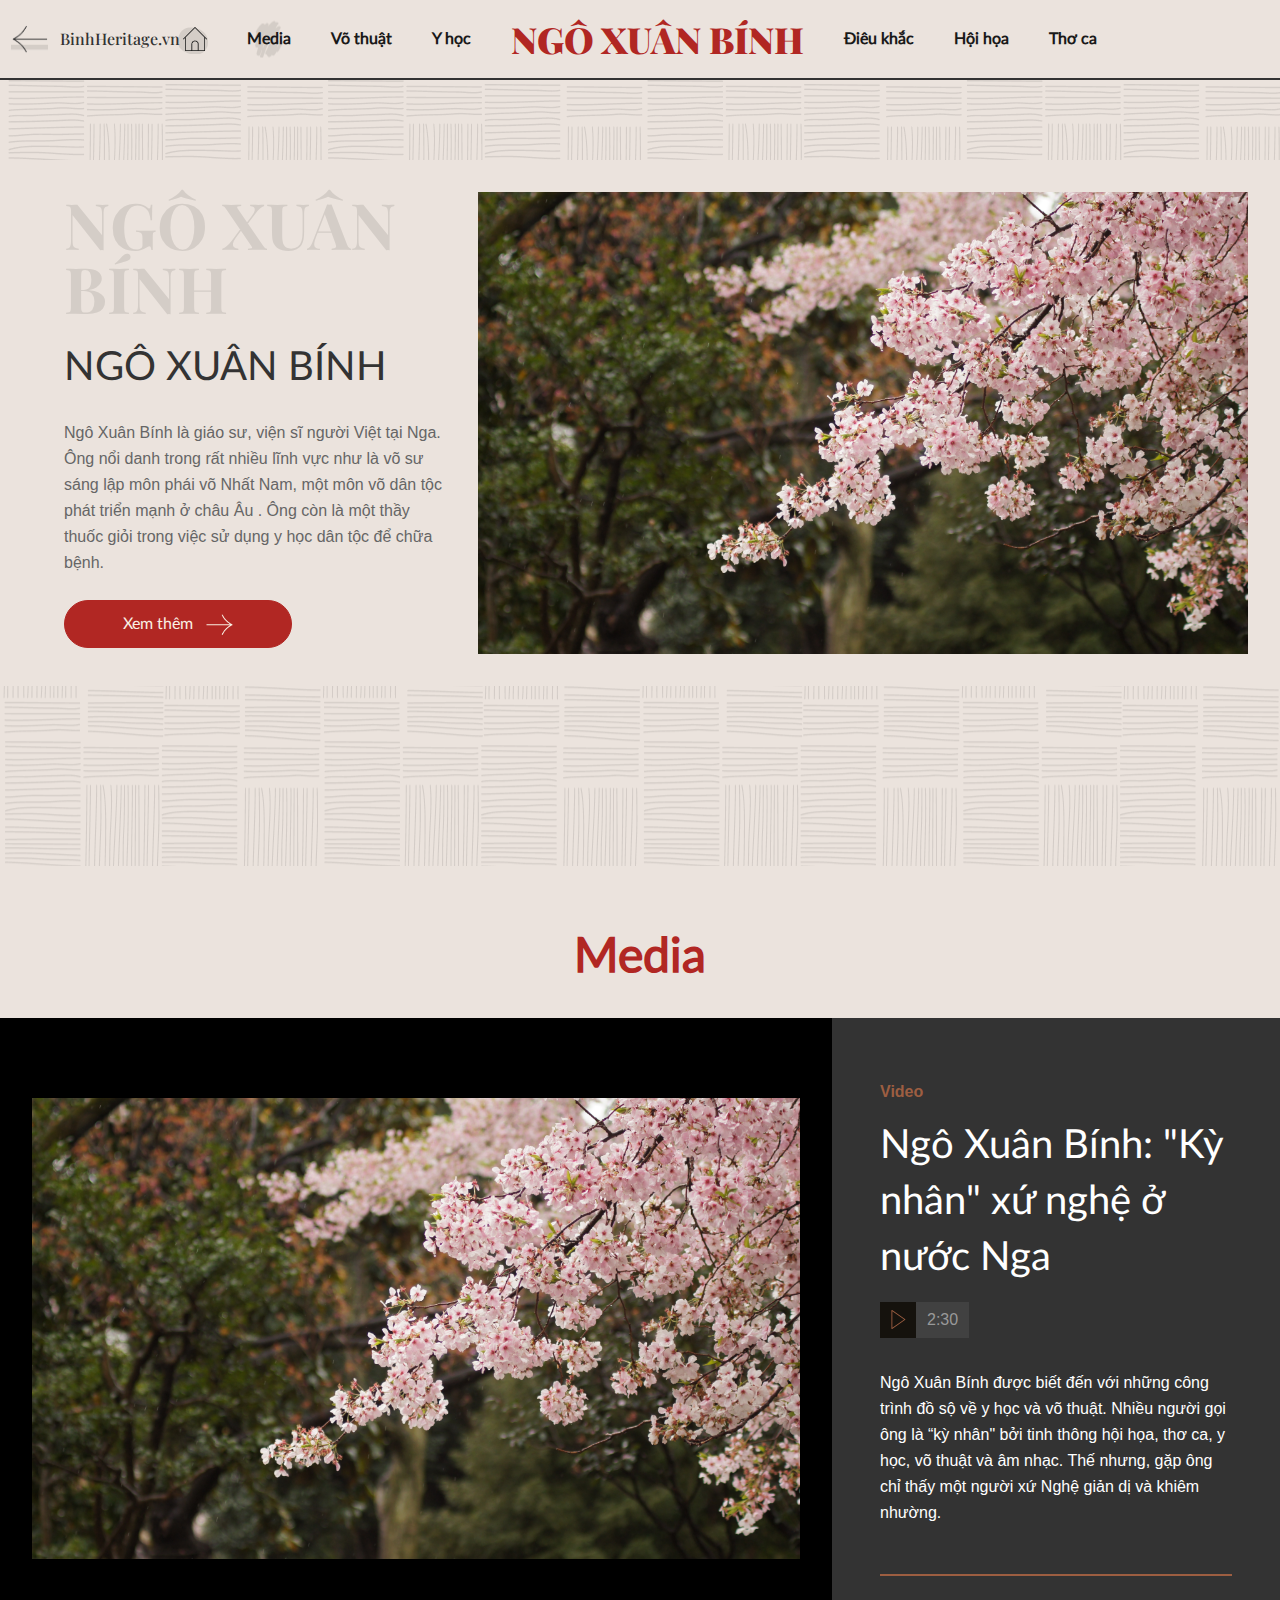
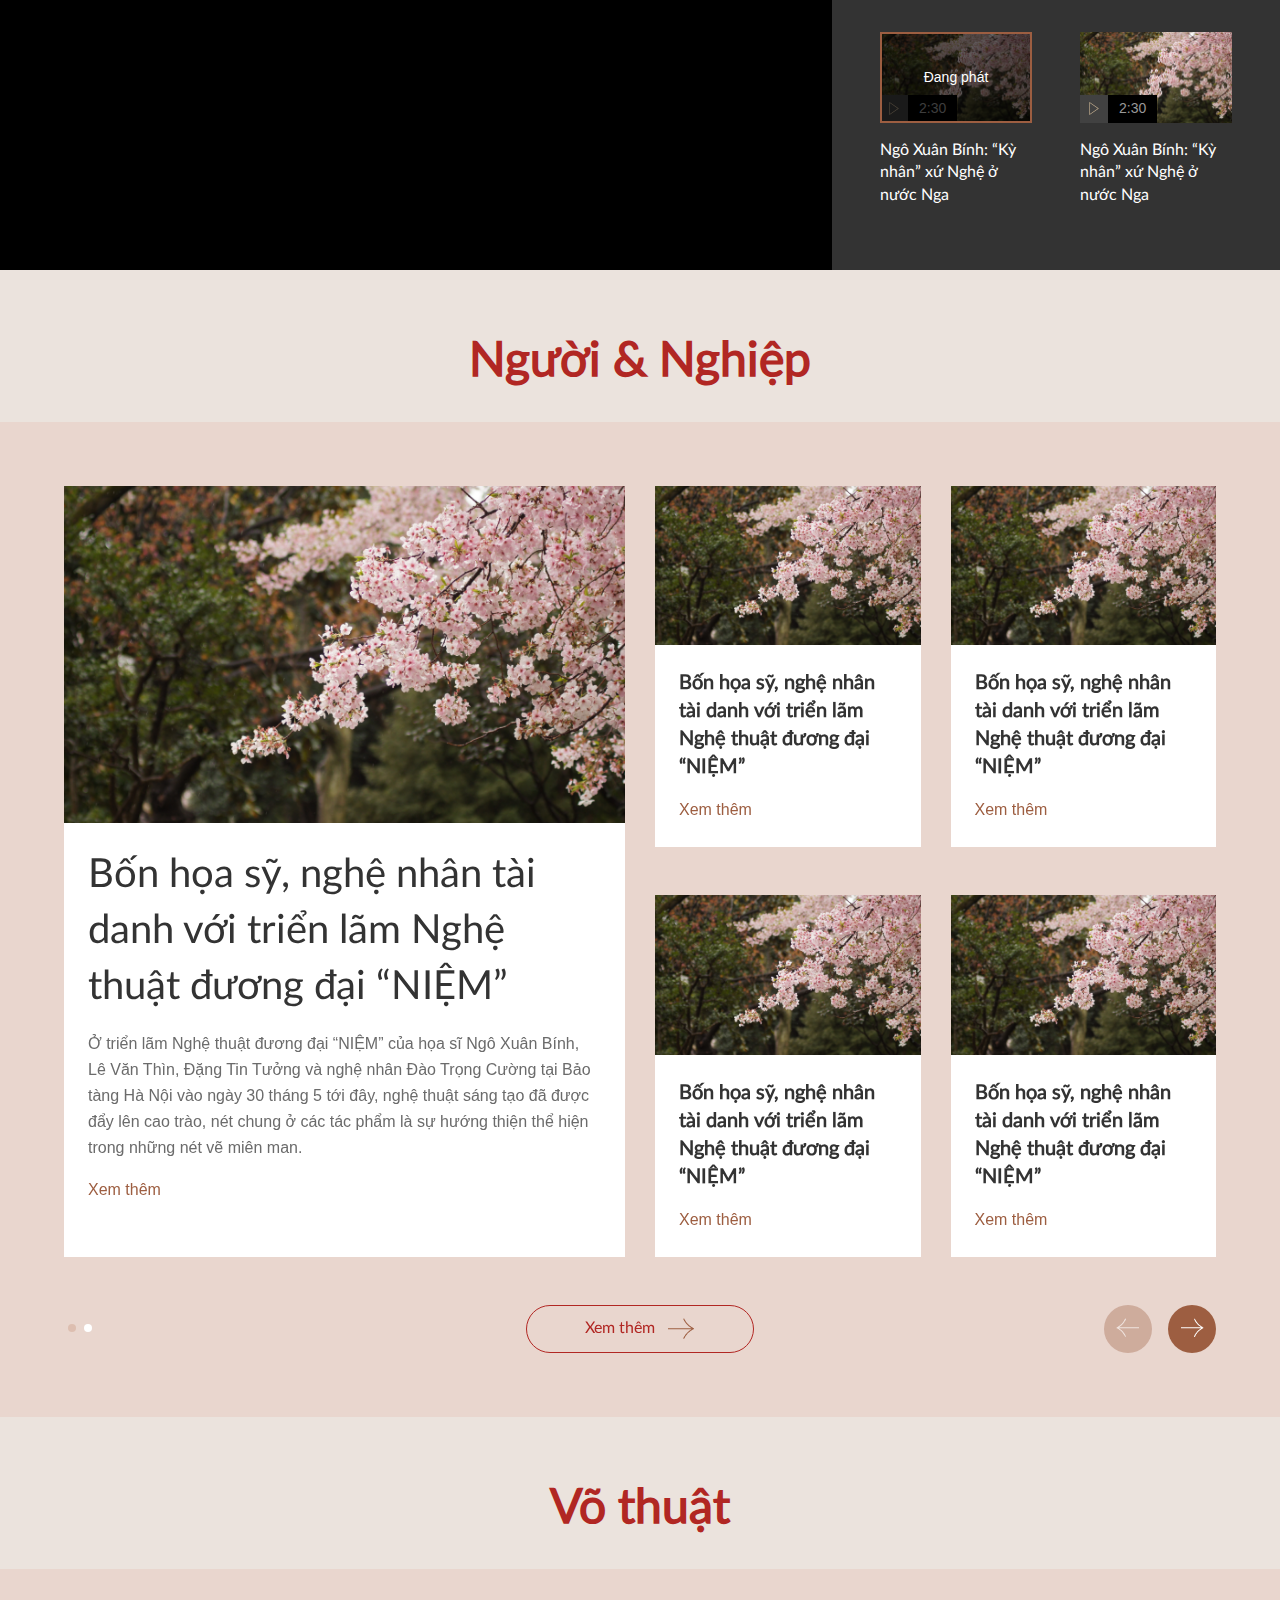
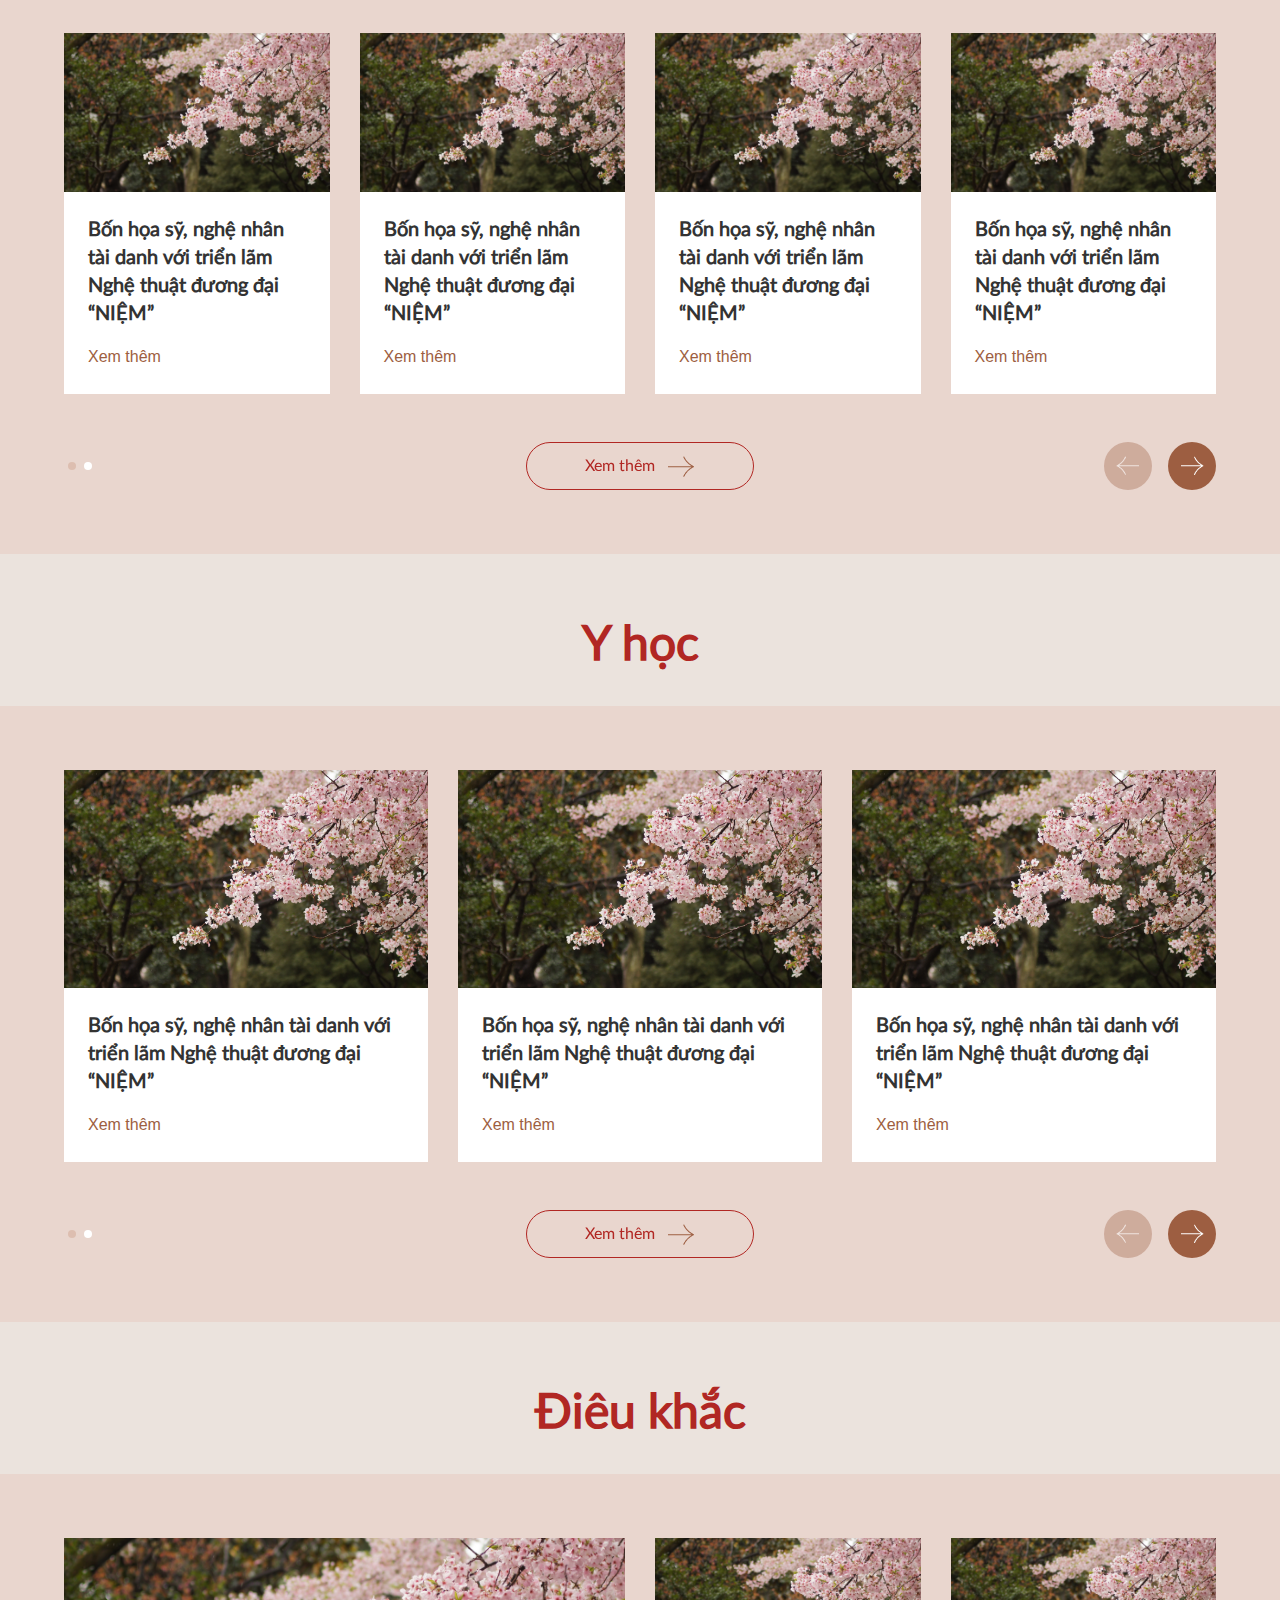
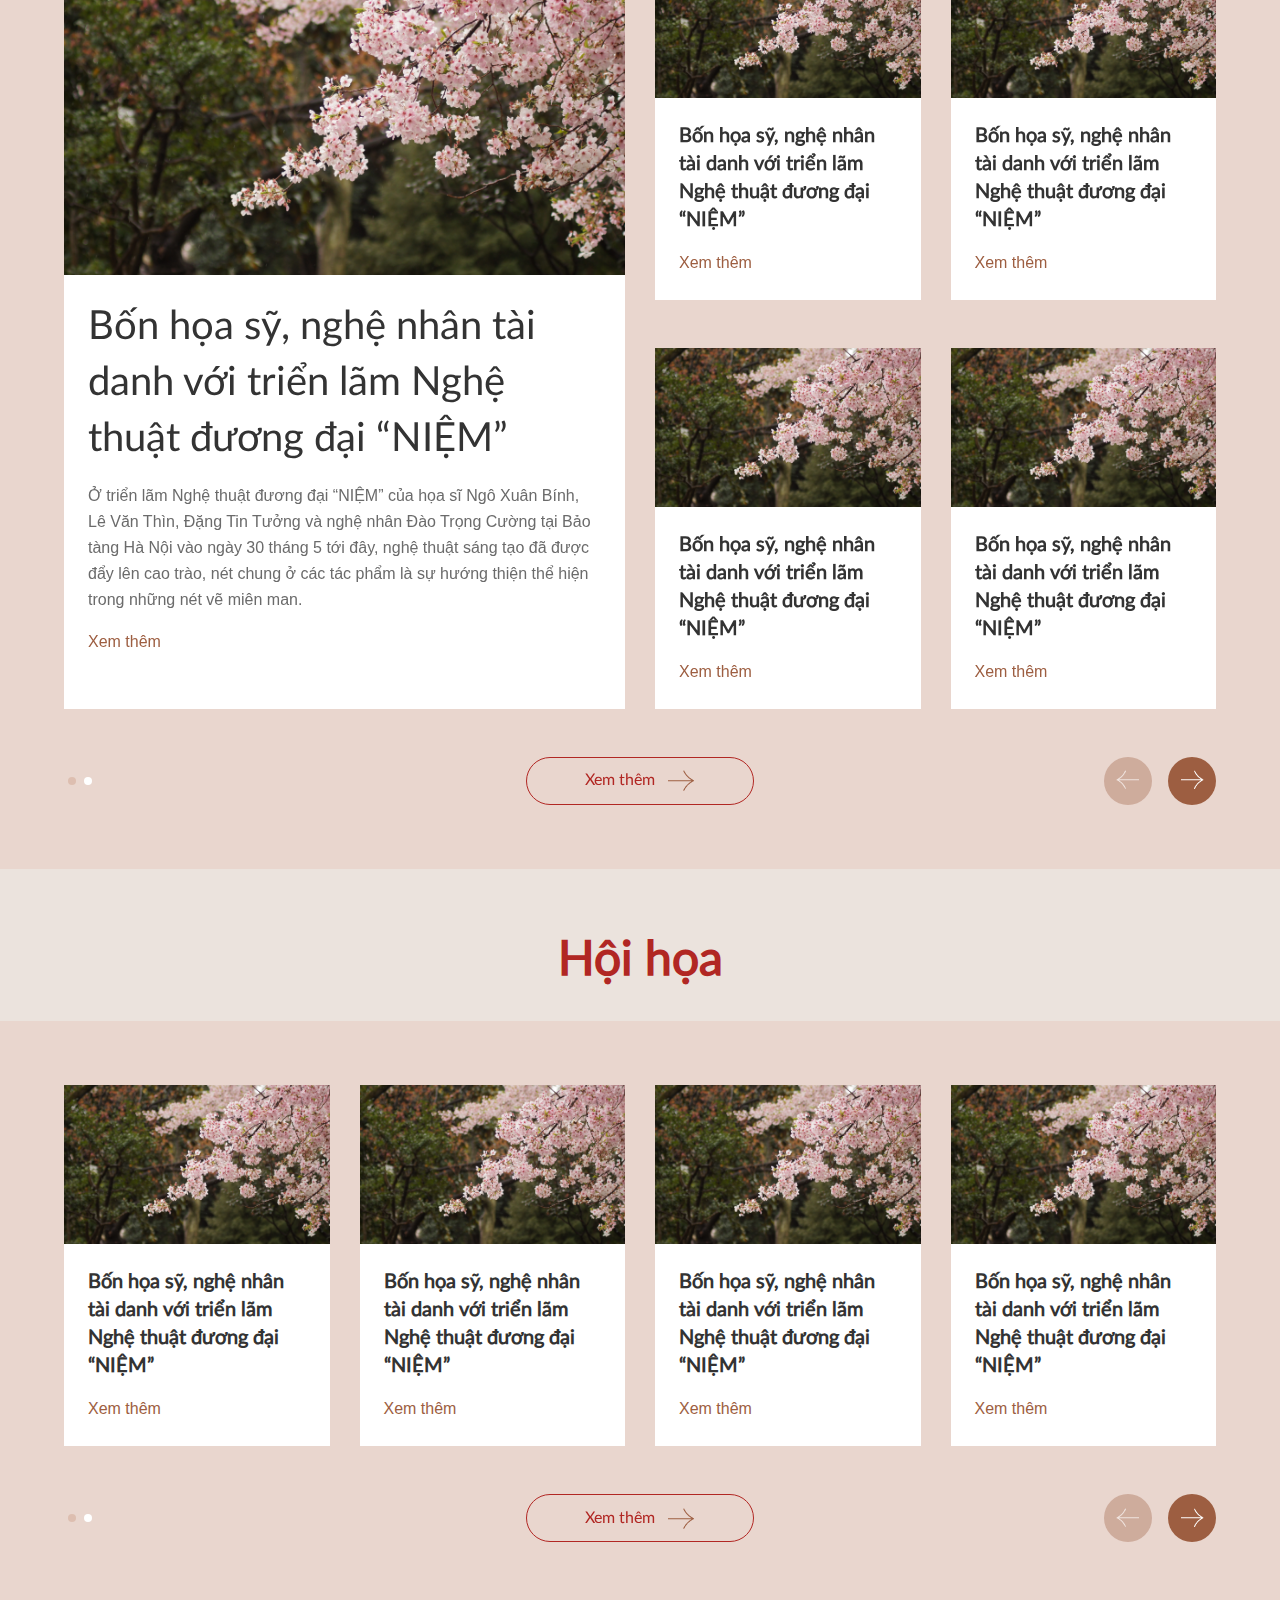
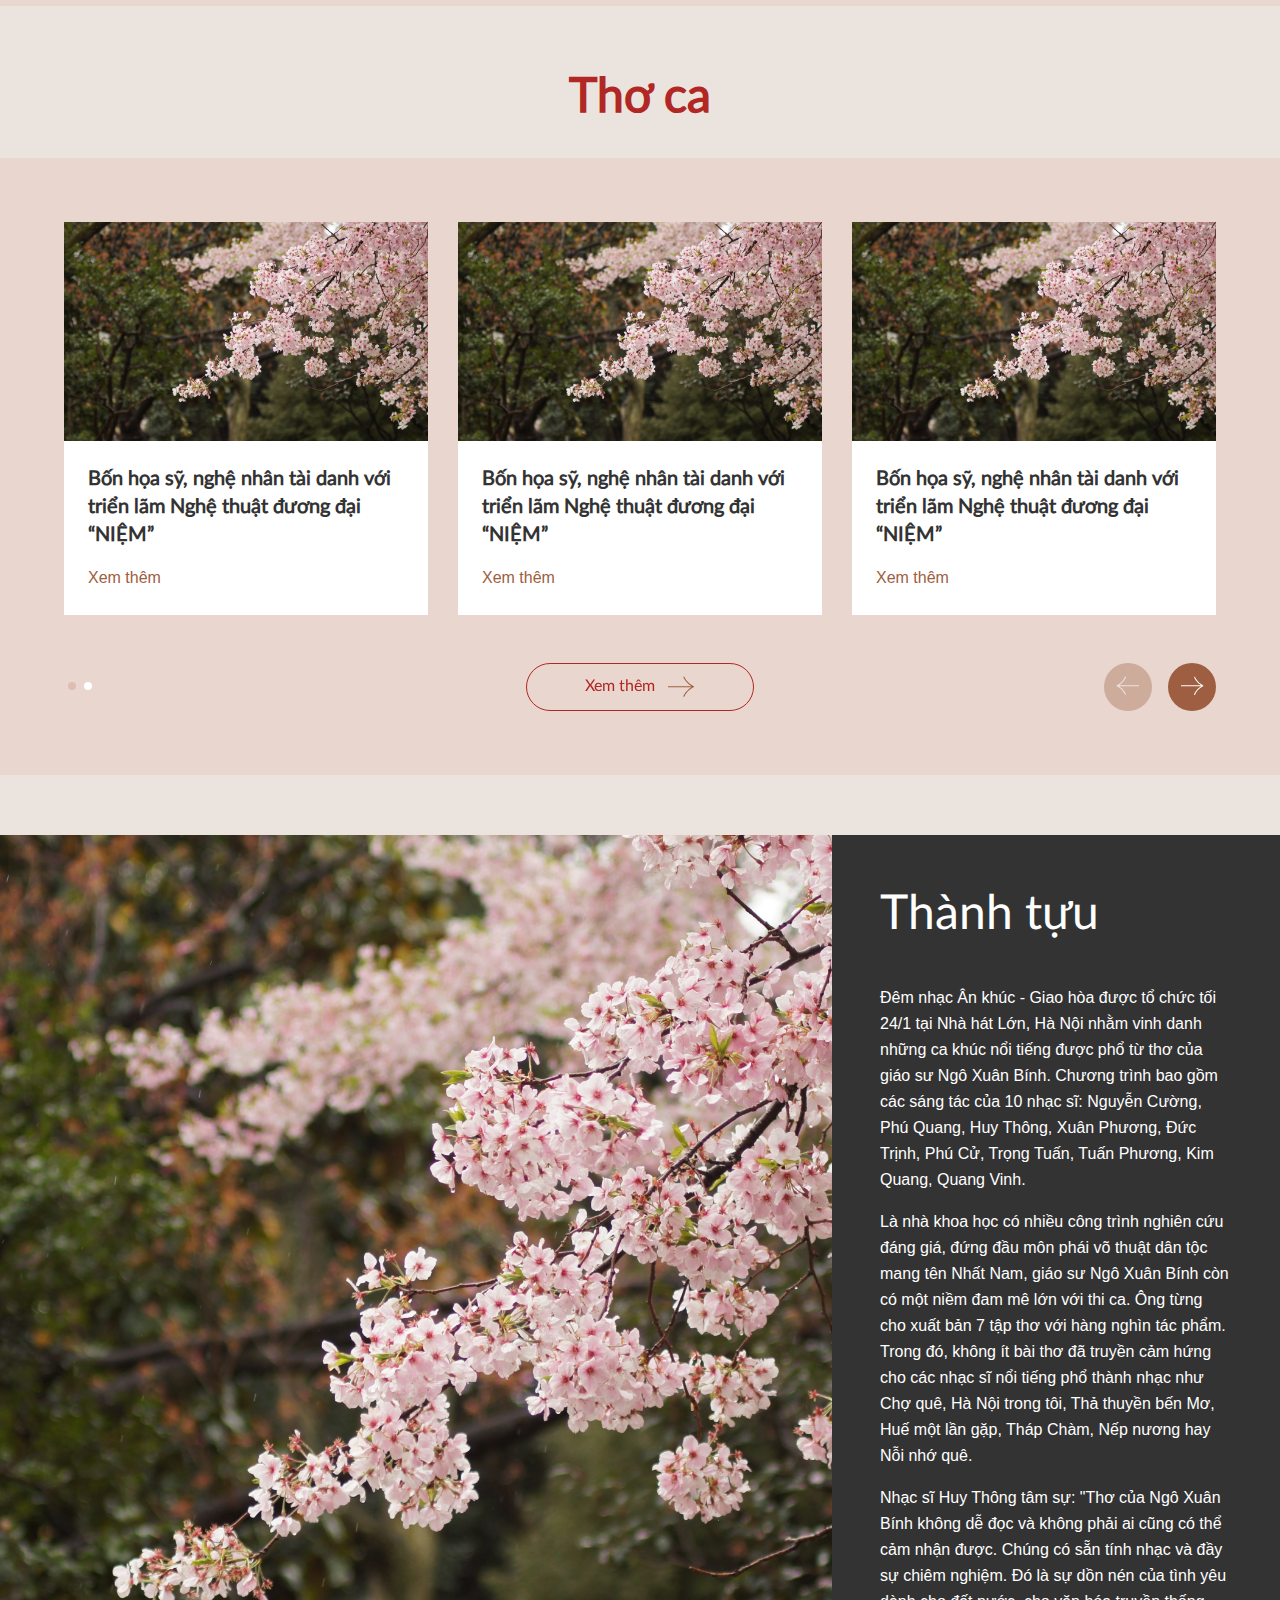
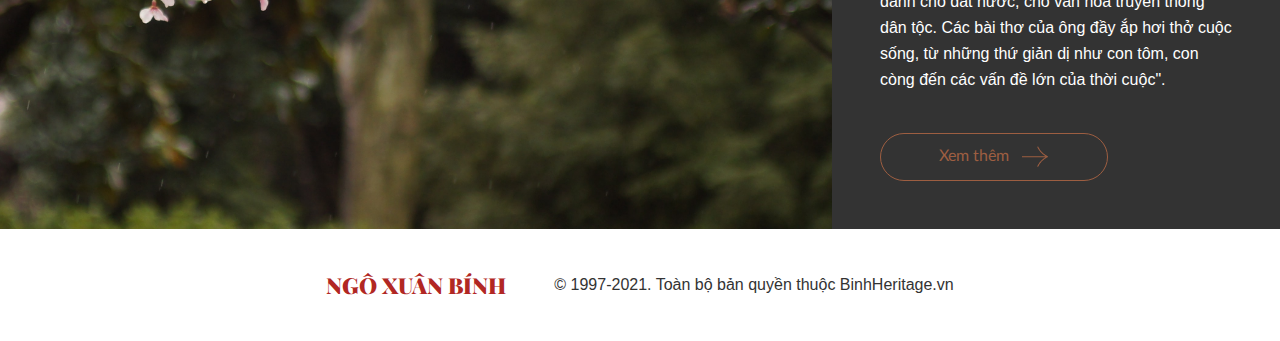
<file: index.html>
<!DOCTYPE html>
<html lang="en">
  <head>
    <meta charset="UTF-8" />
    <meta http-equiv="X-UA-Compatible" content="IE=edge" />
    <meta name="viewport" content="width=device-width, initial-scale=1.0" />
    <link rel="icon" href="./images/logo.png" sizes="32x32">
    <title>Ngo Xuan Binh</title>
    <link rel="preconnect" href="https://fonts.googleapis.com">
    <link rel="preconnect" href="https://fonts.gstatic.com" crossorigin>
    <link href="https://fonts.googleapis.com/css2?family=Playfair+Display:wght@400;500;600;700;800;900&family=Roboto:wght@300;400;500;700&display=swap" rel="stylesheet">
    <link rel="stylesheet" href="./font-awesome/css/all.min.css">
    <link rel="stylesheet" href="https://unpkg.com/swiper@8/swiper-bundle.min.css"/>
    <link rel="stylesheet" href="./css/style.css" />
    <link rel="stylesheet" href="./css/responsive.css" />
    <script src="./jquery/jquery.js"></script>
  </head>

  <body>
    <!-- sub menu -->
    <div class="sub-menu-wrapper">
      <div class="sub-menu">
        <div class="sub-menu custom-scroll">
          <div class="js_close close-sub"><i class="fa-solid fa-xmark"></i></div>
          <ul class="dropdown-menu">
            <!-- item -->
            <li class="dropdown-item fs-14 text-uppercase">
              <a href="#" class="dropdown-item__link">giới thiệu</a>
            </li>
            <!-- end item -->
            <!-- item -->
            <li class="dropdown-item fs-14 text-uppercase">
              <a href="#" class="dropdown-item__link">giới thiệu</a>
            </li>
            <!-- end item -->
            <!-- item -->
            <li class="dropdown-item fs-14 text-uppercase">
              <a href="#" class="dropdown-item__link">giới thiệu</a>
            </li>
            <!-- end item -->
          </ul>
        </div>
      </div>
    </div>
    <!-- end sub menu -->
    
    
    <!-- header -->
    <header id="header" class="">
        <div class="header">
          <section class="header-navbar-pc header-navbar w-1920">
            <div class="nav-heritage">
              <a href="#" class="nav-heritage__link">
                <img src="./images/logo.png" alt="">
                BinhHeritage.vn
              </a>
            </div>
            <ul class="navbar fw-700">
              <li class="navbar-item"><a href="#"><img src="./images/home.png" alt=""></a></li>
              <li class="navbar-item"><a href="#">Media</a></li>
              <li class="navbar-item"><a href="#">Võ thuật</a></li>
              <li class="navbar-item"><a href="#">Y học</a></li>
              <li class="navbar-item"><a href="#">Ngô Xuân Bính</a></li>
              <li class="navbar-item"><a href="#">Điêu khắc</a></li>
              <li class="navbar-item"><a href="#">Hội họa</a></li>
              <li class="navbar-item"><a href="#">Thơ ca</a></li>
            </ul>
          </section>
          <section class="header-navbar-mb d-xl-none d-md-block">
            <div class="menu-bar-icon js_submenu">
              <div class="bar"></div>
            </div>
            <h3 class="header-navbar-mb__logo fs-24 font-primary fw-900 text-uppercase">
              <a href="#" class="text-red-b12">Ngô Xuân Bính</a>
            </h3>
          </section>
        </div>
    </header>
    <!-- end header -->
    <!-- main -->
    <main id="main">
      
      <!-- intro -->
      <section class="main-intro-block">
        <div class="main-intro  w-1792">
          <!-- title mb -->
          <div class="d-md-block d-xl-none">
            <h1 class="main-intro__title text-gray-d4c font-primary text-uppercase">Ngô xuân bính</h1>
          </div>
          <!-- end title mb -->
          <!-- content -->
          <div class="main-intro-content flex-1">
            <h1 class="main-intro__title text-gray-d4c font-primary text-uppercase d-xl-block d-md-none">Ngô xuân bính</h1>
            <h2 class="main-intro__name text-uppercase">Ngô xuân bính</h2>
            <p class="main-intro__desc font-secondary text-gray-66 lh-26 mb-24">
              Ngô Xuân Bính là giáo sư, viện sĩ người Việt tại Nga. Ông nổi danh trong rất nhiều lĩnh vực như là võ sư sáng lập môn phái võ Nhất Nam, một môn võ dân tộc phát triển mạnh ở châu Âu . Ông còn là một thầy thuốc giỏi trong việc sử dụng y học dân tộc để chữa bệnh.
            </p>

            <button class="btn btn-read-more round-99 btn-primary">
              <a href="#" class="btn-link">
                Xem thêm <img src="./images/arrow-white.png" alt="" class="btn-img">
              </a>
            </button>
          </div>
          <!-- end content -->
          <!-- img -->
          <div class="main-intro-img flex-0">
            <div class="">
              <div class="thumb-img">
                  <a href="#" class="thumb-item thumb-5x3">
                    <img class="" src="./images/2.jpg" alt="">
                  </a>
              </div>
          </div>
          </div>
          <!-- end img -->
        </div>
      </section>
      <!-- end intro -->

      <!-- section-block media -->
      <section class="section-block">
        <div class="section-container w-1792">
          <!-- title -->
          <h2 class="section__title text-center"><a href="#" class="text-red-b12 fw-700 fs-48 lh-62">Media</a></h2>
          <!-- end title -->

          <!-- media pc -->
          <div class="d-xl-block d-none">
            <!-- content -->
            <div class="section__content section-media">
              <!-- video -->
              <div class="media-video">
                <div class="">
                  <div class="thumb-img">
                      <a href="#" class="thumb-item thumb-5x3">
                        <img class="" src="./images/2.jpg" alt="">
                      </a>
                  </div>
                </div>
              </div>
              <!-- end video -->
  
              <!-- sidebar -->
              <div class="media-sidebar">
                <!-- content -->
                <div class="media-sidebar__content">
                  <p class="media-sidebar__category font-secondary text-orange-9d5 fw-700 lh-20">Video</p>
                  <h3 class="media-sidebar__title text-white fs-40 lh-52">Ngô Xuân Bính: "Kỳ nhân" xứ nghệ ở nước Nga</h3>
                  <div class="play-media">
                    <div class="play-media__icon">
                      <svg xmlns="http://www.w3.org/2000/svg" width="15" height="19" viewBox="0 0 15 19" fill="none">
                        <path d="M14.2409 9.12745L1.14416 0.0796124C1.00552 -0.0158423 0.825777 -0.0257949 0.677648 0.0515641C0.529067 0.129828 0.436035 0.283641 0.436035 0.451931V18.5476C0.436035 18.7159 0.529067 18.8702 0.677648 18.9484C0.743583 18.9828 0.815842 19 0.887648 19C0.977519 19 1.06694 18.9729 1.14416 18.9199L14.2409 9.87209C14.3633 9.78749 14.436 9.64861 14.436 9.49977C14.436 9.35093 14.3629 9.21205 14.2409 9.12745ZM1.33926 17.6863V1.31374L13.1891 9.50022L1.33926 17.6863Z" fill="#9D5E41"/>
                        </svg>
                    </div>
                    <span class="play-media__time">2:30</span>
                  </div>
                  <p class="media-sidebar__desc font-secondary text-white lh-26">Ngô Xuân Bính được biết đến với những công trình đồ sộ về y học và võ thuật. Nhiều người gọi ông là “kỳ nhân" bởi tinh thông hội họa, thơ ca, y học, võ thuật và âm nhạc. Thế nhưng, gặp ông chỉ thấy một người xứ Nghệ giản dị và khiêm nhường.</p>
                </div>
                <!-- end content -->
                <!-- list-video-thumb -->
                <div class="list-video-thumb">
                  <!-- thumb -->
                  <div class="video-thumb">
                    <!-- img  -->
                    <div class="video-thumb__img">
                      <div class="">
                        <div class="thumb-img">
                            <a href="#" class="thumb-item thumb-5x3">
                              <img class="" src="./images/2.jpg" alt="">
                            </a>
                            <div class="overlay-100"></div>
                            <p class="playing text-white fs-14 lh-22 font-secondary">Đang phát</p>
                            <div class="play-media play-media--small">
                              <div class="play-media__icon play-media__icon--small">
                                <svg xmlns="http://www.w3.org/2000/svg" width="10" height="15" viewBox="0 0 15 19" fill="none">
                                  <path d="M14.2409 9.12745L1.14416 0.0796124C1.00552 -0.0158423 0.825777 -0.0257949 0.677648 0.0515641C0.529067 0.129828 0.436035 0.283641 0.436035 0.451931V18.5476C0.436035 18.7159 0.529067 18.8702 0.677648 18.9484C0.743583 18.9828 0.815842 19 0.887648 19C0.977519 19 1.06694 18.9729 1.14416 18.9199L14.2409 9.87209C14.3633 9.78749 14.436 9.64861 14.436 9.49977C14.436 9.35093 14.3629 9.21205 14.2409 9.12745ZM1.33926 17.6863V1.31374L13.1891 9.50022L1.33926 17.6863Z" fill="#9D5E41"/>
                                  </svg>
                              </div>
                              <span class="play-media__time play-media__time--small">2:30</span>
                            </div>
                        </div>
                      </div>
                    </div>
                    <!-- end img  -->
                    <!-- text -->
                    <div class="video-thumb__text">
                      <h3 class="video-thumb__title"><a href="#" class=" text-white lh-20">Ngô Xuân Bính: “Kỳ nhân” xứ Nghệ ở nước Nga</a></h3>
                    </div>
                    <!-- end text -->
                  </div>
                  <!-- end thumb -->
                  <!-- thumb -->
                  <div class="video-thumb">
                    <!-- img  -->
                    <div class="video-thumb__img">
                      <div class="">
                        <div class="thumb-img">
                            <a href="#" class="thumb-item thumb-5x3">
                              <img class="" src="./images/2.jpg" alt="">
                            </a>
                            <div class="play-media play-media--small">
                              <div class="play-media__icon play-media__icon--small">
                                <svg xmlns="http://www.w3.org/2000/svg" width="10" height="15" viewBox="0 0 15 19" fill="none">
                                  <path d="M14.2409 9.12745L1.14416 0.0796124C1.00552 -0.0158423 0.825777 -0.0257949 0.677648 0.0515641C0.529067 0.129828 0.436035 0.283641 0.436035 0.451931V18.5476C0.436035 18.7159 0.529067 18.8702 0.677648 18.9484C0.743583 18.9828 0.815842 19 0.887648 19C0.977519 19 1.06694 18.9729 1.14416 18.9199L14.2409 9.87209C14.3633 9.78749 14.436 9.64861 14.436 9.49977C14.436 9.35093 14.3629 9.21205 14.2409 9.12745ZM1.33926 17.6863V1.31374L13.1891 9.50022L1.33926 17.6863Z" fill="#9D5E41"/>
                                  </svg>
                              </div>
                              <span class="play-media__time play-media__time--small">2:30</span>
                            </div>
                        </div>
                      </div>
                    </div>
                    <!-- end img  -->
                    <!-- text -->
                    <div class="video-thumb__text">
                      <h3 class="video-thumb__title"><a href="#" class=" text-white lh-20">Ngô Xuân Bính: “Kỳ nhân” xứ Nghệ ở nước Nga</a></h3>
                    </div>
                    <!-- end text -->
                  </div>
                  <!-- end thumb -->
                </div>
                <!-- end list-video-thumb -->
              </div>
              <!-- end sidebar -->
            </div>
            <!-- end content -->
          </div>
          <!-- end media pc -->
          <!-- media mobile -->
          <div class="d-xl-none d-block">
            <div class="section__content section-media section-media-mb">
              <div class="section-media-mb-container">
                <div class="swiper mySwiperMediaMb">
                  <div class="swiper-wrapper">
                    <!-- item -->
                    <div class="swiper-slide video-thumb">
                      <!-- img  -->
                      <div class="video-thumb__img">
                        <div class="">
                          <div class="thumb-img">
                              <a href="#" class="thumb-item thumb-5x3">
                                <img class="" src="./images/2.jpg" alt="">
                              </a>
                              <div class="play-media play-media--small play-media--mb">
                                <div class="play-media__icon play-media__icon--small">
                                  <svg xmlns="http://www.w3.org/2000/svg" width="17" height="24" viewBox="0 0 15 19" fill="none">
                                    <path d="M14.2409 9.12745L1.14416 0.0796124C1.00552 -0.0158423 0.825777 -0.0257949 0.677648 0.0515641C0.529067 0.129828 0.436035 0.283641 0.436035 0.451931V18.5476C0.436035 18.7159 0.529067 18.8702 0.677648 18.9484C0.743583 18.9828 0.815842 19 0.887648 19C0.977519 19 1.06694 18.9729 1.14416 18.9199L14.2409 9.87209C14.3633 9.78749 14.436 9.64861 14.436 9.49977C14.436 9.35093 14.3629 9.21205 14.2409 9.12745ZM1.33926 17.6863V1.31374L13.1891 9.50022L1.33926 17.6863Z" fill="#9D5E41"></path>
                                    </svg>
                                </div>
                              </div>
                          </div>
                        </div>
                      </div>
                      <!-- end img  -->
                      <!-- text -->
                      <div class="video-thumb__text">
                        <h3 class="video-thumb__title fs-18 mb-16 fw-600"><a href="#" class=" text-white lh-24">Ngô Xuân Bính: “Kỳ nhân” xứ Nghệ ở nước Nga</a></h3>
                        <p class="media-sidebar__desc font-secondary text-white lh-20 fs-14 mb-16">Ngô Xuân Bính được biết đến với những công trình đồ sộ về y học và võ thuật. Nhiều người gọi ông là “kỳ nhân" bởi tinh thông hội họa, thơ ca, y học, võ thuật và âm nhạc. Thế nhưng, gặp ông chỉ thấy một người xứ Nghệ giản dị và khiêm nhường.</p>
                        <p class="media-sidebar__category font-secondary text-orange-9d5 fw-700 lh-20">Video</p>
                      </div>
                      <!-- end text -->
                    </div>
                    <!-- end item -->
                    <!-- item -->
                    <div class="swiper-slide video-thumb">
                      <!-- img  -->
                      <div class="video-thumb__img">
                        <div class="">
                          <div class="thumb-img">
                              <a href="#" class="thumb-item thumb-5x3">
                                <img class="" src="./images/2.jpg" alt="">
                              </a>
                              <div class="play-media play-media--small play-media--mb">
                                <div class="play-media__icon play-media__icon--small">
                                  <svg xmlns="http://www.w3.org/2000/svg" width="17" height="24" viewBox="0 0 15 19" fill="none">
                                    <path d="M14.2409 9.12745L1.14416 0.0796124C1.00552 -0.0158423 0.825777 -0.0257949 0.677648 0.0515641C0.529067 0.129828 0.436035 0.283641 0.436035 0.451931V18.5476C0.436035 18.7159 0.529067 18.8702 0.677648 18.9484C0.743583 18.9828 0.815842 19 0.887648 19C0.977519 19 1.06694 18.9729 1.14416 18.9199L14.2409 9.87209C14.3633 9.78749 14.436 9.64861 14.436 9.49977C14.436 9.35093 14.3629 9.21205 14.2409 9.12745ZM1.33926 17.6863V1.31374L13.1891 9.50022L1.33926 17.6863Z" fill="#9D5E41"></path>
                                    </svg>
                                </div>
                              </div>
                          </div>
                        </div>
                      </div>
                      <!-- end img  -->
                      <!-- text -->
                      <div class="video-thumb__text">
                        <h3 class="video-thumb__title fs-18 mb-16 fw-600"><a href="#" class=" text-white lh-24">Ngô Xuân Bính: “Kỳ nhân” xứ Nghệ ở nước Nga</a></h3>
                        <p class="media-sidebar__desc font-secondary text-white lh-20 fs-14 mb-16">Ngô Xuân Bính được biết đến với những công trình đồ sộ về y học và võ thuật. Nhiều người gọi ông là “kỳ nhân" bởi tinh thông hội họa, thơ ca, y học, võ thuật và âm nhạc. Thế nhưng, gặp ông chỉ thấy một người xứ Nghệ giản dị và khiêm nhường.</p>
                        <p class="media-sidebar__category font-secondary text-orange-9d5 fw-700 lh-20">Video</p>
                      </div>
                      <!-- end text -->
                    </div>
                    <!-- end item -->
                    <!-- item -->
                    <div class="swiper-slide video-thumb">
                      <!-- img  -->
                      <div class="video-thumb__img">
                        <div class="">
                          <div class="thumb-img">
                              <a href="#" class="thumb-item thumb-5x3">
                                <img class="" src="./images/2.jpg" alt="">
                              </a>
                              <div class="play-media play-media--small play-media--mb">
                                <div class="play-media__icon play-media__icon--small">
                                  <svg xmlns="http://www.w3.org/2000/svg" width="17" height="24" viewBox="0 0 15 19" fill="none">
                                    <path d="M14.2409 9.12745L1.14416 0.0796124C1.00552 -0.0158423 0.825777 -0.0257949 0.677648 0.0515641C0.529067 0.129828 0.436035 0.283641 0.436035 0.451931V18.5476C0.436035 18.7159 0.529067 18.8702 0.677648 18.9484C0.743583 18.9828 0.815842 19 0.887648 19C0.977519 19 1.06694 18.9729 1.14416 18.9199L14.2409 9.87209C14.3633 9.78749 14.436 9.64861 14.436 9.49977C14.436 9.35093 14.3629 9.21205 14.2409 9.12745ZM1.33926 17.6863V1.31374L13.1891 9.50022L1.33926 17.6863Z" fill="#9D5E41"></path>
                                    </svg>
                                </div>
                              </div>
                          </div>
                        </div>
                      </div>
                      <!-- end img  -->
                      <!-- text -->
                      <div class="video-thumb__text">
                        <h3 class="video-thumb__title fs-18 mb-16 fw-600"><a href="#" class=" text-white lh-24">Ngô Xuân Bính: “Kỳ nhân” xứ Nghệ ở nước Nga</a></h3>
                        <p class="media-sidebar__desc font-secondary text-white lh-20 fs-14 mb-16">Ngô Xuân Bính được biết đến với những công trình đồ sộ về y học và võ thuật. Nhiều người gọi ông là “kỳ nhân" bởi tinh thông hội họa, thơ ca, y học, võ thuật và âm nhạc. Thế nhưng, gặp ông chỉ thấy một người xứ Nghệ giản dị và khiêm nhường.</p>
                        <p class="media-sidebar__category font-secondary text-orange-9d5 fw-700 lh-20">Video</p>
                      </div>
                      <!-- end text -->
                    </div>
                    <!-- end item -->
                  </div>
                </div>
              </div>
              <div class="navigation-container">
                <!-- next prev -->
                <div class="swiper-button-next swiper-button-next7"></div>
                <div class="swiper-button-prev swiper-button-prev7"></div>
                <!-- end next prev -->
              </div>
            </div>
          </div>
          <!-- end media mobile -->
        </div>
      </section>
      <!-- end section-block media-->

      <!-- section-block nguoi & nghiep-->
      <section class="section-block">
        <div class="section-container w-1792">
          <!-- title -->
          <h2 class="section__title text-center"><a href="#" class="text-red-b12 fw-700 fs-48 lh-62">Người & Nghiệp</a></h2>
          <!-- end title -->

          <!-- người & nghiệp pc -->
          <div class="d-xl-block d-none">
            <!-- content -->
            <div class="section__content section-people-karma p-64">
              <!-- container -->
              <div class="article-karma-container">
                <div class="swiper mySwiperKarma">
                  <div class="swiper-wrapper">
                    <!-- item -->
                    <div class="swiper-slide article-karma-item">
                      <!-- article karma -->
                      <div class="article-karma">
                        <!-- img  -->
                        <div class="article-karma__img">
                          <div class="">
                            <div class="thumb-img">
                                <a href="#" class="thumb-item thumb-5x3">
                                  <img class="" src="./images/2.jpg" alt="">
                                </a>
                            </div>
                          </div>
                        </div>
                        <!-- end img  -->
                        <!-- content -->
                        <div class="article-karma__content">
                          <h3 class="article-karma__title fs-40 lh-56 mb-16"><a href="#">Bốn họa sỹ, nghệ nhân tài danh với triển lãm Nghệ thuật đương đại “NIỆM”</a></h3>
                          <p class="article-karma__desc font-secondary lh-26 text-gray-6b mb-16">
                            Ở triển lãm Nghệ thuật đương đại “NIỆM” của họa sĩ Ngô Xuân Bính, Lê Văn Thìn, Đặng Tin Tưởng và nghệ nhân Đào Trọng Cường tại Bảo tàng Hà Nội vào ngày 30 tháng 5 tới đây, nghệ thuật sáng tạo đã được đẩy lên cao trào, nét chung ở các tác phẩm là sự hướng thiện thể hiện trong những nét vẽ miên man.
                          </p>
                          <a href="#" class="article-karma__link text-orange-9d5 font-secondary lh-26">Xem thêm</a>
                        </div>
                        <!-- end content -->
                      </div>
                      <!-- end article karma -->
                      <!-- article karma -->
                      <div class="article-karma">
                        <!-- img  -->
                        <div class="article-karma__img">
                          <div class="">
                            <div class="thumb-img">
                                <a href="#" class="thumb-item thumb-5x3">
                                  <img class="" src="./images/2.jpg" alt="">
                                </a>
                            </div>
                          </div>
                        </div>
                        <!-- end img  -->
                        <!-- content -->
                        <div class="article-karma__content">
                          <h3 class="article-karma__title fs-20 lh-28 fw-700 mb-16"><a href="#">Bốn họa sỹ, nghệ nhân tài danh với triển lãm Nghệ thuật đương đại “NIỆM”</a></h3>
                          <a href="#" class="article-karma__link text-orange-9d5 font-secondary lh-26">Xem thêm</a>
                        </div>
                        <!-- end content -->
                      </div>
                      <!-- end article karma -->
                      <!-- article karma -->
                      <div class="article-karma">
                        <!-- img  -->
                        <div class="article-karma__img">
                          <div class="">
                            <div class="thumb-img">
                                <a href="#" class="thumb-item thumb-5x3">
                                  <img class="" src="./images/2.jpg" alt="">
                                </a>
                            </div>
                          </div>
                        </div>
                        <!-- end img  -->
                        <!-- content -->
                        <div class="article-karma__content">
                          <h3 class="article-karma__title fs-20 lh-28 fw-700 mb-16"><a href="#">Bốn họa sỹ, nghệ nhân tài danh với triển lãm Nghệ thuật đương đại “NIỆM”</a></h3>
                          <a href="#" class="article-karma__link text-orange-9d5 font-secondary lh-26">Xem thêm</a>
                        </div>
                        <!-- end content -->
                      </div>
                      <!-- end article karma -->
                      <!-- article karma -->
                      <div class="article-karma">
                        <!-- img  -->
                        <div class="article-karma__img">
                          <div class="">
                            <div class="thumb-img">
                                <a href="#" class="thumb-item thumb-5x3">
                                  <img class="" src="./images/2.jpg" alt="">
                                </a>
                            </div>
                          </div>
                        </div>
                        <!-- end img  -->
                        <!-- content -->
                        <div class="article-karma__content">
                          <h3 class="article-karma__title fs-20 lh-28 fw-700 mb-16"><a href="#">Bốn họa sỹ, nghệ nhân tài danh với triển lãm Nghệ thuật đương đại “NIỆM”</a></h3>
                          <a href="#" class="article-karma__link text-orange-9d5 font-secondary lh-26">Xem thêm</a>
                        </div>
                        <!-- end content -->
                      </div>
                      <!-- end article karma -->
                      <!-- article karma -->
                      <div class="article-karma">
                        <!-- img  -->
                        <div class="article-karma__img">
                          <div class="">
                            <div class="thumb-img">
                                <a href="#" class="thumb-item thumb-5x3">
                                  <img class="" src="./images/2.jpg" alt="">
                                </a>
                            </div>
                          </div>
                        </div>
                        <!-- end img  -->
                        <!-- content -->
                        <div class="article-karma__content">
                          <h3 class="article-karma__title fs-20 lh-28 fw-700 mb-16"><a href="#">Bốn họa sỹ, nghệ nhân tài danh với triển lãm Nghệ thuật đương đại “NIỆM”</a></h3>
                          <a href="#" class="article-karma__link text-orange-9d5 font-secondary lh-26">Xem thêm</a>
                        </div>
                        <!-- end content -->
                      </div>
                      <!-- end article karma -->
                    </div>
                    <!-- end item -->
                    <!-- item -->
                    <div class="swiper-slide article-karma-item">
                      <!-- article karma -->
                      <div class="article-karma">
                        <!-- img  -->
                        <div class="article-karma__img">
                          <div class="">
                            <div class="thumb-img">
                                <a href="#" class="thumb-item thumb-5x3">
                                  <img class="" src="./images/2.jpg" alt="">
                                </a>
                            </div>
                          </div>
                        </div>
                        <!-- end img  -->
                        <!-- content -->
                        <div class="article-karma__content">
                          <h3 class="article-karma__title fs-40 lh-56 mb-16"><a href="#">Bốn họa sỹ, nghệ nhân tài danh với triển lãm Nghệ thuật đương đại “NIỆM”</a></h3>
                          <p class="article-karma__desc font-secondary lh-26 text-gray-6b mb-16">
                            Ở triển lãm Nghệ thuật đương đại “NIỆM” của họa sĩ Ngô Xuân Bính, Lê Văn Thìn, Đặng Tin Tưởng và nghệ nhân Đào Trọng Cường tại Bảo tàng Hà Nội vào ngày 30 tháng 5 tới đây, nghệ thuật sáng tạo đã được đẩy lên cao trào, nét chung ở các tác phẩm là sự hướng thiện thể hiện trong những nét vẽ miên man.
                          </p>
                          <a href="#" class="article-karma__link text-orange-9d5 font-secondary lh-26">Xem thêm</a>
                        </div>
                        <!-- end content -->
                      </div>
                      <!-- end article karma -->
                      <!-- article karma -->
                      <div class="article-karma">
                        <!-- img  -->
                        <div class="article-karma__img">
                          <div class="">
                            <div class="thumb-img">
                                <a href="#" class="thumb-item thumb-5x3">
                                  <img class="" src="./images/2.jpg" alt="">
                                </a>
                            </div>
                          </div>
                        </div>
                        <!-- end img  -->
                        <!-- content -->
                        <div class="article-karma__content">
                          <h3 class="article-karma__title fs-20 lh-28 fw-700 mb-16"><a href="#">Bốn họa sỹ, nghệ nhân tài danh với triển lãm Nghệ thuật đương đại “NIỆM”</a></h3>
                          <a href="#" class="article-karma__link text-orange-9d5 font-secondary lh-26">Xem thêm</a>
                        </div>
                        <!-- end content -->
                      </div>
                      <!-- end article karma -->
                      <!-- article karma -->
                      <div class="article-karma">
                        <!-- img  -->
                        <div class="article-karma__img">
                          <div class="">
                            <div class="thumb-img">
                                <a href="#" class="thumb-item thumb-5x3">
                                  <img class="" src="./images/2.jpg" alt="">
                                </a>
                            </div>
                          </div>
                        </div>
                        <!-- end img  -->
                        <!-- content -->
                        <div class="article-karma__content">
                          <h3 class="article-karma__title fs-20 lh-28 fw-700 mb-16"><a href="#">Bốn họa sỹ, nghệ nhân tài danh với triển lãm Nghệ thuật đương đại “NIỆM”</a></h3>
                          <a href="#" class="article-karma__link text-orange-9d5 font-secondary lh-26">Xem thêm</a>
                        </div>
                        <!-- end content -->
                      </div>
                      <!-- end article karma -->
                      <!-- article karma -->
                      <div class="article-karma">
                        <!-- img  -->
                        <div class="article-karma__img">
                          <div class="">
                            <div class="thumb-img">
                                <a href="#" class="thumb-item thumb-5x3">
                                  <img class="" src="./images/2.jpg" alt="">
                                </a>
                            </div>
                          </div>
                        </div>
                        <!-- end img  -->
                        <!-- content -->
                        <div class="article-karma__content">
                          <h3 class="article-karma__title fs-20 lh-28 fw-700 mb-16"><a href="#">Bốn họa sỹ, nghệ nhân tài danh với triển lãm Nghệ thuật đương đại “NIỆM”</a></h3>
                          <a href="#" class="article-karma__link text-orange-9d5 font-secondary lh-26">Xem thêm</a>
                        </div>
                        <!-- end content -->
                      </div>
                      <!-- end article karma -->
                      <!-- article karma -->
                      <div class="article-karma">
                        <!-- img  -->
                        <div class="article-karma__img">
                          <div class="">
                            <div class="thumb-img">
                                <a href="#" class="thumb-item thumb-5x3">
                                  <img class="" src="./images/2.jpg" alt="">
                                </a>
                            </div>
                          </div>
                        </div>
                        <!-- end img  -->
                        <!-- content -->
                        <div class="article-karma__content">
                          <h3 class="article-karma__title fs-20 lh-28 fw-700 mb-16"><a href="#">Bốn họa sỹ, nghệ nhân tài danh với triển lãm Nghệ thuật đương đại “NIỆM”</a></h3>
                          <a href="#" class="article-karma__link text-orange-9d5 font-secondary lh-26">Xem thêm</a>
                        </div>
                        <!-- end content -->
                      </div>
                      <!-- end article karma -->
                    </div>
                    <!-- end item -->
                  </div>
                </div>
              </div>
              <!-- end container -->
              <!-- footer karma -->
              <div class="footer-karma">
                <!-- pagination -->
              <div class="swiper-pagination swiper-pagination1"></div>
              <!-- end pagination -->
              <button class="btn btn-read-more round-99 btn-secondary mx-auto">
                <a href="#" class="btn-link">
                  Xem thêm <img src="./images/arrow-brown.png" alt="" class="btn-img">
                </a>
              </button>
              <!-- next prev -->
              <div class="swiper-button-next swiper-button-next1"></div>
              <div class="swiper-button-prev swiper-button-prev1"></div>
              <!-- end next prev -->
              </div>
              <!-- end footer karma -->
            </div>
            <!-- end content -->
          </div>
          <!-- end người & nghiệp pc -->

          <!-- người & nghiệp mobile -->
          <div class="d-xl-none d-block">
            <div class="section__content section-people-karma-mb">
              <!-- large -->
              <div class="karma-large bg-white">
                <!-- img  -->
                <div class="article-karma__img">
                  <div class="">
                    <div class="thumb-img">
                        <a href="#" class="thumb-item thumb-5x3">
                          <img class="" src="./images/2.jpg" alt="">
                        </a>
                    </div>
                  </div>
                </div>
                <!-- end img  -->
                <!-- content -->
                <div class="article-karma__content">
                  <h3 class="article-karma__title fs-20 lh-26 fw-700"><a href="#">Bốn họa sỹ, nghệ nhân tài danh với triển lãm Nghệ thuật đương đại “NIỆM”</a></h3>
                </div>
                <!-- end content -->
              </div>
              <!-- end large -->
              <!-- small -->
              <div class="karma-small">
                <!-- img  -->
                <div class="article-karma__img">
                  <div class="">
                    <div class="thumb-img">
                        <a href="#" class="thumb-item thumb-5x3">
                          <img class="" src="./images/2.jpg" alt="">
                        </a>
                    </div>
                  </div>
                </div>
                <!-- end img  -->
                <!-- content -->
                <div class="article-karma__content">
                  <h3 class="article-karma__title fw-600 lh-26"><a href="#">Bốn họa sỹ, nghệ nhân tài danh với triển lãm Nghệ thuật đương đại “NIỆM”</a></h3>
                </div>
                <!-- end content -->
              </div>
              <!-- end small -->
              <!-- small -->
              <div class="karma-small">
                <!-- img  -->
                <div class="article-karma__img">
                  <div class="">
                    <div class="thumb-img">
                        <a href="#" class="thumb-item thumb-5x3">
                          <img class="" src="./images/2.jpg" alt="">
                        </a>
                    </div>
                  </div>
                </div>
                <!-- end img  -->
                <!-- content -->
                <div class="article-karma__content">
                  <h3 class="article-karma__title fw-600 lh-26"><a href="#">Bốn họa sỹ, nghệ nhân tài danh với triển lãm Nghệ thuật đương đại “NIỆM”</a></h3>
                </div>
                <!-- end content -->
              </div>
              <!-- end small -->
              <!-- small -->
              <div class="karma-small">
                <!-- img  -->
                <div class="article-karma__img">
                  <div class="">
                    <div class="thumb-img">
                        <a href="#" class="thumb-item thumb-5x3">
                          <img class="" src="./images/2.jpg" alt="">
                        </a>
                    </div>
                  </div>
                </div>
                <!-- end img  -->
                <!-- content -->
                <div class="article-karma__content">
                  <h3 class="article-karma__title fw-600 lh-26"><a href="#">Bốn họa sỹ, nghệ nhân tài danh với triển lãm Nghệ thuật đương đại “NIỆM”</a></h3>
                </div>
                <!-- end content -->
              </div>
              <!-- end small -->
              <!-- small -->
              <div class="karma-small">
                <!-- img  -->
                <div class="article-karma__img">
                  <div class="">
                    <div class="thumb-img">
                        <a href="#" class="thumb-item thumb-5x3">
                          <img class="" src="./images/2.jpg" alt="">
                        </a>
                    </div>
                  </div>
                </div>
                <!-- end img  -->
                <!-- content -->
                <div class="article-karma__content">
                  <h3 class="article-karma__title fw-600 lh-26"><a href="#">Bốn họa sỹ, nghệ nhân tài danh với triển lãm Nghệ thuật đương đại “NIỆM”</a></h3>
                </div>
                <!-- end content -->
              </div>
              <!-- end small -->
              <button class="btn btn-read-more round-99 btn-secondary mx-auto mt-16">
                <a href="#" class="btn-link">
                  Xem thêm <img src="./images/arrow-brown.png" alt="" class="btn-img">
                </a>
              </button>
            </div>
          </div>
          <!-- end người & nghiệp mobile -->
        </div>
      </section>
      <!-- end section-block nguoi & nghiep-->

      <!-- section-block võ thuat-->
      <section class="section-block">
        <div class="section-container w-1792">
          <!-- title -->
          <h2 class="section__title text-center"><a href="#" class="text-red-b12 fw-700 fs-48 lh-62">Võ thuật</a></h2>
          <!-- end title -->

          <!-- võ thuật pc -->
          <div class="d-xl-block d-none">
            <!-- content -->
            <div class="section__content section-kungfu p-64">
              <!-- container -->
              <div class="article-kungfu-container">
                <div class="swiper mySwiperKungfu">
                  <div class="swiper-wrapper">
                    <!-- item -->
                    <div class="swiper-slide article-item article-kungfu">
                      <!-- img  -->
                      <div class="article-item__img article-kungfu__img">
                        <div class="">
                          <div class="thumb-img">
                              <a href="#" class="thumb-item thumb-5x3">
                                <img class="" src="./images/2.jpg" alt="">
                              </a>
                          </div>
                        </div>
                      </div>
                      <!-- end img  -->
                      <!-- content -->
                      <div class="article-item__content article-kungfu__content">
                        <h3 class="article-item__title article-kungfu__title fs-20 lh-28 fw-700 mb-16"><a href="#">Bốn họa sỹ, nghệ nhân tài danh với triển lãm Nghệ thuật đương đại “NIỆM”</a></h3>
                        <a href="#" class="article-item__link article-kungfu__link text-orange-9d5 font-secondary lh-26">Xem thêm</a>
                      </div>
                      <!-- end content -->
                    </div>
                    <!-- end item -->
                    <!-- item -->
                    <div class="swiper-slide article-item article-kungfu">
                      <!-- img  -->
                      <div class="article-item__img article-kungfu__img">
                        <div class="">
                          <div class="thumb-img">
                              <a href="#" class="thumb-item thumb-5x3">
                                <img class="" src="./images/2.jpg" alt="">
                              </a>
                          </div>
                        </div>
                      </div>
                      <!-- end img  -->
                      <!-- content -->
                      <div class="article-item__content article-kungfu__content">
                        <h3 class="article-item__title article-kungfu__title fs-20 lh-28 fw-700 mb-16"><a href="#">Bốn họa sỹ, nghệ nhân tài danh với triển lãm Nghệ thuật đương đại “NIỆM”</a></h3>
                        <a href="#" class="article-item__link article-kungfu__link text-orange-9d5 font-secondary lh-26">Xem thêm</a>
                      </div>
                      <!-- end content -->
                    </div>
                    <!-- end item -->
                    <!-- item -->
                    <div class="swiper-slide article-item article-kungfu">
                      <!-- img  -->
                      <div class="article-item__img article-kungfu__img">
                        <div class="">
                          <div class="thumb-img">
                              <a href="#" class="thumb-item thumb-5x3">
                                <img class="" src="./images/2.jpg" alt="">
                              </a>
                          </div>
                        </div>
                      </div>
                      <!-- end img  -->
                      <!-- content -->
                      <div class="article-item__content article-kungfu__content">
                        <h3 class="article-item__title article-kungfu__title fs-20 lh-28 fw-700 mb-16"><a href="#">Bốn họa sỹ, nghệ nhân tài danh với triển lãm Nghệ thuật đương đại “NIỆM”</a></h3>
                        <a href="#" class="article-item__link article-kungfu__link text-orange-9d5 font-secondary lh-26">Xem thêm</a>
                      </div>
                      <!-- end content -->
                    </div>
                    <!-- end item -->
                    <!-- item -->
                    <div class="swiper-slide article-item article-kungfu">
                      <!-- img  -->
                      <div class="article-item__img article-kungfu__img">
                        <div class="">
                          <div class="thumb-img">
                              <a href="#" class="thumb-item thumb-5x3">
                                <img class="" src="./images/2.jpg" alt="">
                              </a>
                          </div>
                        </div>
                      </div>
                      <!-- end img  -->
                      <!-- content -->
                      <div class="article-item__content article-kungfu__content">
                        <h3 class="article-item__title article-kungfu__title fs-20 lh-28 fw-700 mb-16"><a href="#">Bốn họa sỹ, nghệ nhân tài danh với triển lãm Nghệ thuật đương đại “NIỆM”</a></h3>
                        <a href="#" class="article-item__link article-kungfu__link text-orange-9d5 font-secondary lh-26">Xem thêm</a>
                      </div>
                      <!-- end content -->
                    </div>
                    <!-- end item -->
                    <!-- item -->
                    <div class="swiper-slide article-item article-kungfu">
                      <!-- img  -->
                      <div class="article-item__img article-kungfu__img">
                        <div class="">
                          <div class="thumb-img">
                              <a href="#" class="thumb-item thumb-5x3">
                                <img class="" src="./images/2.jpg" alt="">
                              </a>
                          </div>
                        </div>
                      </div>
                      <!-- end img  -->
                      <!-- content -->
                      <div class="article-item__content article-kungfu__content">
                        <h3 class="article-item__title article-kungfu__title fs-20 lh-28 fw-700 mb-16"><a href="#">Bốn họa sỹ, nghệ nhân tài danh với triển lãm Nghệ thuật đương đại “NIỆM”</a></h3>
                        <a href="#" class="article-item__link article-kungfu__link text-orange-9d5 font-secondary lh-26">Xem thêm</a>
                      </div>
                      <!-- end content -->
                    </div>
                    <!-- end item -->
                    
                  </div>
                </div>
              </div>
              <!-- end container -->
              <!-- footer karma -->
              <div class="footer-karma">
                <!-- pagination -->
              <div class="swiper-pagination swiper-pagination2"></div>
              <!-- end pagination -->
              <button class="btn btn-read-more round-99 btn-secondary mx-auto">
                <a href="#" class="btn-link">
                  Xem thêm <img src="./images/arrow-brown.png" alt="" class="btn-img">
                </a>
              </button>
              <!-- next prev -->
              <div class="swiper-button-next swiper-button-next2"></div>
              <div class="swiper-button-prev swiper-button-prev2"></div>
              <!-- end next prev -->
              </div>
              <!-- end footer karma -->
            </div>
            <!-- end content -->
          </div>
          <!-- end võ thuật pc -->

          <!-- end võ thuật mobile-->
          <div class="d-xl-none d-block">
            <div class="section__content section-people-karma-mb">
              <!-- large -->
              <div class="karma-large bg-white">
                <!-- img  -->
                <div class="article-karma__img">
                  <div class="">
                    <div class="thumb-img">
                        <a href="#" class="thumb-item thumb-5x3">
                          <img class="" src="./images/2.jpg" alt="">
                        </a>
                    </div>
                  </div>
                </div>
                <!-- end img  -->
                <!-- content -->
                <div class="article-karma__content">
                  <h3 class="article-karma__title fs-20 lh-26 fw-700"><a href="#">Bốn họa sỹ, nghệ nhân tài danh với triển lãm Nghệ thuật đương đại “NIỆM”</a></h3>
                </div>
                <!-- end content -->
              </div>
              <!-- end large -->
              <!-- small -->
              <div class="karma-small">
                <!-- img  -->
                <div class="article-karma__img">
                  <div class="">
                    <div class="thumb-img">
                        <a href="#" class="thumb-item thumb-5x3">
                          <img class="" src="./images/2.jpg" alt="">
                        </a>
                    </div>
                  </div>
                </div>
                <!-- end img  -->
                <!-- content -->
                <div class="article-karma__content">
                  <h3 class="article-karma__title fw-600 lh-26"><a href="#">Bốn họa sỹ, nghệ nhân tài danh với triển lãm Nghệ thuật đương đại “NIỆM”</a></h3>
                </div>
                <!-- end content -->
              </div>
              <!-- end small -->
              <!-- small -->
              <div class="karma-small">
                <!-- img  -->
                <div class="article-karma__img">
                  <div class="">
                    <div class="thumb-img">
                        <a href="#" class="thumb-item thumb-5x3">
                          <img class="" src="./images/2.jpg" alt="">
                        </a>
                    </div>
                  </div>
                </div>
                <!-- end img  -->
                <!-- content -->
                <div class="article-karma__content">
                  <h3 class="article-karma__title fw-600 lh-26"><a href="#">Bốn họa sỹ, nghệ nhân tài danh với triển lãm Nghệ thuật đương đại “NIỆM”</a></h3>
                </div>
                <!-- end content -->
              </div>
              <!-- end small -->
              <!-- small -->
              <div class="karma-small">
                <!-- img  -->
                <div class="article-karma__img">
                  <div class="">
                    <div class="thumb-img">
                        <a href="#" class="thumb-item thumb-5x3">
                          <img class="" src="./images/2.jpg" alt="">
                        </a>
                    </div>
                  </div>
                </div>
                <!-- end img  -->
                <!-- content -->
                <div class="article-karma__content">
                  <h3 class="article-karma__title fw-600 lh-26"><a href="#">Bốn họa sỹ, nghệ nhân tài danh với triển lãm Nghệ thuật đương đại “NIỆM”</a></h3>
                </div>
                <!-- end content -->
              </div>
              <!-- end small -->
              <!-- small -->
              <div class="karma-small">
                <!-- img  -->
                <div class="article-karma__img">
                  <div class="">
                    <div class="thumb-img">
                        <a href="#" class="thumb-item thumb-5x3">
                          <img class="" src="./images/2.jpg" alt="">
                        </a>
                    </div>
                  </div>
                </div>
                <!-- end img  -->
                <!-- content -->
                <div class="article-karma__content">
                  <h3 class="article-karma__title fw-600 lh-26"><a href="#">Bốn họa sỹ, nghệ nhân tài danh với triển lãm Nghệ thuật đương đại “NIỆM”</a></h3>
                </div>
                <!-- end content -->
              </div>
              <!-- end small -->
              <button class="btn btn-read-more round-99 btn-secondary mx-auto mt-16">
                <a href="#" class="btn-link">
                  Xem thêm <img src="./images/arrow-brown.png" alt="" class="btn-img">
                </a>
              </button>
            </div>
          </div>
          <!-- end võ thuật mobile-->

        </div>
      </section>
      <!-- end section-block võ thuat-->

      <!-- section-block y học-->
      <section class="section-block">
        <div class="section-container w-1792">
          <!-- title -->
          <h2 class="section__title text-center"><a href="#" class="text-red-b12 fw-700 fs-48 lh-62">Y học</a></h2>
          <!-- end title -->

           <!-- y học pc -->
           <div class="d-xl-block d-none">
             <!-- content -->
             <div class="section__content section-medical p-64">
               <!-- container -->
               <div class="article-medical-container">
                 <div class="swiper mySwiperMedical">
                   <div class="swiper-wrapper">
                     <!-- item -->
                     <div class="swiper-slide article-item article-medical">
                       <!-- img  -->
                       <div class="article-item__img article-medical__img">
                         <div class="">
                           <div class="thumb-img">
                               <a href="#" class="thumb-item thumb-5x3">
                                 <img class="" src="./images/2.jpg" alt="">
                               </a>
                           </div>
                         </div>
                       </div>
                       <!-- end img  -->
                       <!-- content -->
                       <div class="article-item__content article-medical__content">
                         <h3 class="article-item__title article-medical__title fs-20 lh-28 fw-700 mb-16"><a href="#">Bốn họa sỹ, nghệ nhân tài danh với triển lãm Nghệ thuật đương đại “NIỆM”</a></h3>
                         <a href="#" class="article-item__link article-medical__link text-orange-9d5 font-secondary lh-26">Xem thêm</a>
                       </div>
                       <!-- end content -->
                     </div>
                     <!-- end item -->
                     <!-- item -->
                     <div class="swiper-slide article-item article-medical">
                       <!-- img  -->
                       <div class="article-item__img article-medical__img">
                         <div class="">
                           <div class="thumb-img">
                               <a href="#" class="thumb-item thumb-5x3">
                                 <img class="" src="./images/2.jpg" alt="">
                               </a>
                           </div>
                         </div>
                       </div>
                       <!-- end img  -->
                       <!-- content -->
                       <div class="article-item__content article-medical__content">
                         <h3 class="article-item__title article-medical__title fs-20 lh-28 fw-700 mb-16"><a href="#">Bốn họa sỹ, nghệ nhân tài danh với triển lãm Nghệ thuật đương đại “NIỆM”</a></h3>
                         <a href="#" class="article-item__link article-medical__link text-orange-9d5 font-secondary lh-26">Xem thêm</a>
                       </div>
                       <!-- end content -->
                     </div>
                     <!-- end item -->
                     <!-- item -->
                     <div class="swiper-slide article-item article-medical">
                       <!-- img  -->
                       <div class="article-item__img article-medical__img">
                         <div class="">
                           <div class="thumb-img">
                               <a href="#" class="thumb-item thumb-5x3">
                                 <img class="" src="./images/2.jpg" alt="">
                               </a>
                           </div>
                         </div>
                       </div>
                       <!-- end img  -->
                       <!-- content -->
                       <div class="article-item__content article-medical__content">
                         <h3 class="article-item__title article-medical__title fs-20 lh-28 fw-700 mb-16"><a href="#">Bốn họa sỹ, nghệ nhân tài danh với triển lãm Nghệ thuật đương đại “NIỆM”</a></h3>
                         <a href="#" class="article-item__link article-medical__link text-orange-9d5 font-secondary lh-26">Xem thêm</a>
                       </div>
                       <!-- end content -->
                     </div>
                     <!-- end item -->
                     <!-- item -->
                     <div class="swiper-slide article-item article-medical">
                       <!-- img  -->
                       <div class="article-item__img article-medical__img">
                         <div class="">
                           <div class="thumb-img">
                               <a href="#" class="thumb-item thumb-5x3">
                                 <img class="" src="./images/2.jpg" alt="">
                               </a>
                           </div>
                         </div>
                       </div>
                       <!-- end img  -->
                       <!-- content -->
                       <div class="article-item__content article-medical__content">
                         <h3 class="article-item__title article-medical__title fs-20 lh-28 fw-700 mb-16"><a href="#">Bốn họa sỹ, nghệ nhân tài danh với triển lãm Nghệ thuật đương đại “NIỆM”</a></h3>
                         <a href="#" class="article-item__link article-medical__link text-orange-9d5 font-secondary lh-26">Xem thêm</a>
                       </div>
                       <!-- end content -->
                     </div>
                     <!-- end item -->
                     
                   </div>
                 </div>
               </div>
               <!-- end container -->
               <!-- footer karma -->
               <div class="footer-karma">
                 <!-- pagination -->
               <div class="swiper-pagination swiper-pagination3"></div>
               <!-- end pagination -->
               <button class="btn btn-read-more round-99 btn-secondary mx-auto">
                 <a href="#" class="btn-link">
                   Xem thêm <img src="./images/arrow-brown.png" alt="" class="btn-img">
                 </a>
               </button>
               <!-- next prev -->
               <div class="swiper-button-next swiper-button-next3"></div>
               <div class="swiper-button-prev swiper-button-prev3"></div>
               <!-- end next prev -->
               </div>
               <!-- end footer karma -->
             </div>
             <!-- end content -->
           </div>
           <!-- end y học pc -->
           <!-- y học mobile -->
           <div class="d-xl-none d-block">
            <div class="section__content section-people-karma-mb">
              <!-- large -->
              <div class="karma-large bg-white">
                <!-- img  -->
                <div class="article-karma__img">
                  <div class="">
                    <div class="thumb-img">
                        <a href="#" class="thumb-item thumb-5x3">
                          <img class="" src="./images/2.jpg" alt="">
                        </a>
                    </div>
                  </div>
                </div>
                <!-- end img  -->
                <!-- content -->
                <div class="article-karma__content">
                  <h3 class="article-karma__title fs-20 lh-26 fw-700"><a href="#">Bốn họa sỹ, nghệ nhân tài danh với triển lãm Nghệ thuật đương đại “NIỆM”</a></h3>
                </div>
                <!-- end content -->
              </div>
              <!-- end large -->
              <!-- small -->
              <div class="karma-small">
                <!-- img  -->
                <div class="article-karma__img">
                  <div class="">
                    <div class="thumb-img">
                        <a href="#" class="thumb-item thumb-5x3">
                          <img class="" src="./images/2.jpg" alt="">
                        </a>
                    </div>
                  </div>
                </div>
                <!-- end img  -->
                <!-- content -->
                <div class="article-karma__content">
                  <h3 class="article-karma__title fw-600 lh-26"><a href="#">Bốn họa sỹ, nghệ nhân tài danh với triển lãm Nghệ thuật đương đại “NIỆM”</a></h3>
                </div>
                <!-- end content -->
              </div>
              <!-- end small -->
              <!-- small -->
              <div class="karma-small">
                <!-- img  -->
                <div class="article-karma__img">
                  <div class="">
                    <div class="thumb-img">
                        <a href="#" class="thumb-item thumb-5x3">
                          <img class="" src="./images/2.jpg" alt="">
                        </a>
                    </div>
                  </div>
                </div>
                <!-- end img  -->
                <!-- content -->
                <div class="article-karma__content">
                  <h3 class="article-karma__title fw-600 lh-26"><a href="#">Bốn họa sỹ, nghệ nhân tài danh với triển lãm Nghệ thuật đương đại “NIỆM”</a></h3>
                </div>
                <!-- end content -->
              </div>
              <!-- end small -->
              <!-- small -->
              <div class="karma-small">
                <!-- img  -->
                <div class="article-karma__img">
                  <div class="">
                    <div class="thumb-img">
                        <a href="#" class="thumb-item thumb-5x3">
                          <img class="" src="./images/2.jpg" alt="">
                        </a>
                    </div>
                  </div>
                </div>
                <!-- end img  -->
                <!-- content -->
                <div class="article-karma__content">
                  <h3 class="article-karma__title fw-600 lh-26"><a href="#">Bốn họa sỹ, nghệ nhân tài danh với triển lãm Nghệ thuật đương đại “NIỆM”</a></h3>
                </div>
                <!-- end content -->
              </div>
              <!-- end small -->
              <!-- small -->
              <div class="karma-small">
                <!-- img  -->
                <div class="article-karma__img">
                  <div class="">
                    <div class="thumb-img">
                        <a href="#" class="thumb-item thumb-5x3">
                          <img class="" src="./images/2.jpg" alt="">
                        </a>
                    </div>
                  </div>
                </div>
                <!-- end img  -->
                <!-- content -->
                <div class="article-karma__content">
                  <h3 class="article-karma__title fw-600 lh-26"><a href="#">Bốn họa sỹ, nghệ nhân tài danh với triển lãm Nghệ thuật đương đại “NIỆM”</a></h3>
                </div>
                <!-- end content -->
              </div>
              <!-- end small -->
              <button class="btn btn-read-more round-99 btn-secondary mx-auto mt-16">
                <a href="#" class="btn-link">
                  Xem thêm <img src="./images/arrow-brown.png" alt="" class="btn-img">
                </a>
              </button>
            </div>
          </div>
           <!-- end y học mobile -->

        </div>
      </section>
      <!-- end section-block y học-->

      <!-- section-block điêu khắc-->
      <section class="section-block">
        <div class="section-container w-1792">
          <!-- title -->
          <h2 class="section__title text-center"><a href="#" class="text-red-b12 fw-700 fs-48 lh-62">Điêu khắc</a></h2>
          <!-- end title -->

          <!-- võ thuật pc -->
          <div class="d-xl-block d-none">
            <!-- content -->
            <div class="section__content section-people-karma p-64">
              <!-- container -->
              <div class="article-karma-container">
                <div class="swiper mySwiperSculpture">
                  <div class="swiper-wrapper">
                    <!-- item -->
                    <div class="swiper-slide article-karma-item">
                      <!-- article karma -->
                      <div class="article-karma">
                        <!-- img  -->
                        <div class="article-karma__img">
                          <div class="">
                            <div class="thumb-img">
                                <a href="#" class="thumb-item thumb-5x3">
                                  <img class="" src="./images/2.jpg" alt="">
                                </a>
                            </div>
                          </div>
                        </div>
                        <!-- end img  -->
                        <!-- content -->
                        <div class="article-karma__content">
                          <h3 class="article-karma__title fs-40 lh-56 mb-16"><a href="#">Bốn họa sỹ, nghệ nhân tài danh với triển lãm Nghệ thuật đương đại “NIỆM”</a></h3>
                          <p class="article-karma__desc font-secondary lh-26 text-gray-6b mb-16">
                            Ở triển lãm Nghệ thuật đương đại “NIỆM” của họa sĩ Ngô Xuân Bính, Lê Văn Thìn, Đặng Tin Tưởng và nghệ nhân Đào Trọng Cường tại Bảo tàng Hà Nội vào ngày 30 tháng 5 tới đây, nghệ thuật sáng tạo đã được đẩy lên cao trào, nét chung ở các tác phẩm là sự hướng thiện thể hiện trong những nét vẽ miên man.
                          </p>
                          <a href="#" class="article-karma__link text-orange-9d5 font-secondary lh-26">Xem thêm</a>
                        </div>
                        <!-- end content -->
                      </div>
                      <!-- end article karma -->
                      <!-- article karma -->
                      <div class="article-karma">
                        <!-- img  -->
                        <div class="article-karma__img">
                          <div class="">
                            <div class="thumb-img">
                                <a href="#" class="thumb-item thumb-5x3">
                                  <img class="" src="./images/2.jpg" alt="">
                                </a>
                            </div>
                          </div>
                        </div>
                        <!-- end img  -->
                        <!-- content -->
                        <div class="article-karma__content">
                          <h3 class="article-karma__title fs-20 lh-28 fw-700 mb-16"><a href="#">Bốn họa sỹ, nghệ nhân tài danh với triển lãm Nghệ thuật đương đại “NIỆM”</a></h3>
                          <a href="#" class="article-karma__link text-orange-9d5 font-secondary lh-26">Xem thêm</a>
                        </div>
                        <!-- end content -->
                      </div>
                      <!-- end article karma -->
                      <!-- article karma -->
                      <div class="article-karma">
                        <!-- img  -->
                        <div class="article-karma__img">
                          <div class="">
                            <div class="thumb-img">
                                <a href="#" class="thumb-item thumb-5x3">
                                  <img class="" src="./images/2.jpg" alt="">
                                </a>
                            </div>
                          </div>
                        </div>
                        <!-- end img  -->
                        <!-- content -->
                        <div class="article-karma__content">
                          <h3 class="article-karma__title fs-20 lh-28 fw-700 mb-16"><a href="#">Bốn họa sỹ, nghệ nhân tài danh với triển lãm Nghệ thuật đương đại “NIỆM”</a></h3>
                          <a href="#" class="article-karma__link text-orange-9d5 font-secondary lh-26">Xem thêm</a>
                        </div>
                        <!-- end content -->
                      </div>
                      <!-- end article karma -->
                      <!-- article karma -->
                      <div class="article-karma">
                        <!-- img  -->
                        <div class="article-karma__img">
                          <div class="">
                            <div class="thumb-img">
                                <a href="#" class="thumb-item thumb-5x3">
                                  <img class="" src="./images/2.jpg" alt="">
                                </a>
                            </div>
                          </div>
                        </div>
                        <!-- end img  -->
                        <!-- content -->
                        <div class="article-karma__content">
                          <h3 class="article-karma__title fs-20 lh-28 fw-700 mb-16"><a href="#">Bốn họa sỹ, nghệ nhân tài danh với triển lãm Nghệ thuật đương đại “NIỆM”</a></h3>
                          <a href="#" class="article-karma__link text-orange-9d5 font-secondary lh-26">Xem thêm</a>
                        </div>
                        <!-- end content -->
                      </div>
                      <!-- end article karma -->
                      <!-- article karma -->
                      <div class="article-karma">
                        <!-- img  -->
                        <div class="article-karma__img">
                          <div class="">
                            <div class="thumb-img">
                                <a href="#" class="thumb-item thumb-5x3">
                                  <img class="" src="./images/2.jpg" alt="">
                                </a>
                            </div>
                          </div>
                        </div>
                        <!-- end img  -->
                        <!-- content -->
                        <div class="article-karma__content">
                          <h3 class="article-karma__title fs-20 lh-28 fw-700 mb-16"><a href="#">Bốn họa sỹ, nghệ nhân tài danh với triển lãm Nghệ thuật đương đại “NIỆM”</a></h3>
                          <a href="#" class="article-karma__link text-orange-9d5 font-secondary lh-26">Xem thêm</a>
                        </div>
                        <!-- end content -->
                      </div>
                      <!-- end article karma -->
                    </div>
                    <!-- end item -->
                    <!-- item -->
                    <div class="swiper-slide article-karma-item">
                      <!-- article karma -->
                      <div class="article-karma">
                        <!-- img  -->
                        <div class="article-karma__img">
                          <div class="">
                            <div class="thumb-img">
                                <a href="#" class="thumb-item thumb-5x3">
                                  <img class="" src="./images/2.jpg" alt="">
                                </a>
                            </div>
                          </div>
                        </div>
                        <!-- end img  -->
                        <!-- content -->
                        <div class="article-karma__content">
                          <h3 class="article-karma__title fs-40 lh-56 mb-16"><a href="#">Bốn họa sỹ, nghệ nhân tài danh với triển lãm Nghệ thuật đương đại “NIỆM”</a></h3>
                          <p class="article-karma__desc font-secondary lh-26 text-gray-6b mb-16">
                            Ở triển lãm Nghệ thuật đương đại “NIỆM” của họa sĩ Ngô Xuân Bính, Lê Văn Thìn, Đặng Tin Tưởng và nghệ nhân Đào Trọng Cường tại Bảo tàng Hà Nội vào ngày 30 tháng 5 tới đây, nghệ thuật sáng tạo đã được đẩy lên cao trào, nét chung ở các tác phẩm là sự hướng thiện thể hiện trong những nét vẽ miên man.
                          </p>
                          <a href="#" class="article-karma__link text-orange-9d5 font-secondary lh-26">Xem thêm</a>
                        </div>
                        <!-- end content -->
                      </div>
                      <!-- end article karma -->
                      <!-- article karma -->
                      <div class="article-karma">
                        <!-- img  -->
                        <div class="article-karma__img">
                          <div class="">
                            <div class="thumb-img">
                                <a href="#" class="thumb-item thumb-5x3">
                                  <img class="" src="./images/2.jpg" alt="">
                                </a>
                            </div>
                          </div>
                        </div>
                        <!-- end img  -->
                        <!-- content -->
                        <div class="article-karma__content">
                          <h3 class="article-karma__title fs-20 lh-28 fw-700 mb-16"><a href="#">Bốn họa sỹ, nghệ nhân tài danh với triển lãm Nghệ thuật đương đại “NIỆM”</a></h3>
                          <a href="#" class="article-karma__link text-orange-9d5 font-secondary lh-26">Xem thêm</a>
                        </div>
                        <!-- end content -->
                      </div>
                      <!-- end article karma -->
                      <!-- article karma -->
                      <div class="article-karma">
                        <!-- img  -->
                        <div class="article-karma__img">
                          <div class="">
                            <div class="thumb-img">
                                <a href="#" class="thumb-item thumb-5x3">
                                  <img class="" src="./images/2.jpg" alt="">
                                </a>
                            </div>
                          </div>
                        </div>
                        <!-- end img  -->
                        <!-- content -->
                        <div class="article-karma__content">
                          <h3 class="article-karma__title fs-20 lh-28 fw-700 mb-16"><a href="#">Bốn họa sỹ, nghệ nhân tài danh với triển lãm Nghệ thuật đương đại “NIỆM”</a></h3>
                          <a href="#" class="article-karma__link text-orange-9d5 font-secondary lh-26">Xem thêm</a>
                        </div>
                        <!-- end content -->
                      </div>
                      <!-- end article karma -->
                      <!-- article karma -->
                      <div class="article-karma">
                        <!-- img  -->
                        <div class="article-karma__img">
                          <div class="">
                            <div class="thumb-img">
                                <a href="#" class="thumb-item thumb-5x3">
                                  <img class="" src="./images/2.jpg" alt="">
                                </a>
                            </div>
                          </div>
                        </div>
                        <!-- end img  -->
                        <!-- content -->
                        <div class="article-karma__content">
                          <h3 class="article-karma__title fs-20 lh-28 fw-700 mb-16"><a href="#">Bốn họa sỹ, nghệ nhân tài danh với triển lãm Nghệ thuật đương đại “NIỆM”</a></h3>
                          <a href="#" class="article-karma__link text-orange-9d5 font-secondary lh-26">Xem thêm</a>
                        </div>
                        <!-- end content -->
                      </div>
                      <!-- end article karma -->
                      <!-- article karma -->
                      <div class="article-karma">
                        <!-- img  -->
                        <div class="article-karma__img">
                          <div class="">
                            <div class="thumb-img">
                                <a href="#" class="thumb-item thumb-5x3">
                                  <img class="" src="./images/2.jpg" alt="">
                                </a>
                            </div>
                          </div>
                        </div>
                        <!-- end img  -->
                        <!-- content -->
                        <div class="article-karma__content">
                          <h3 class="article-karma__title fs-20 lh-28 fw-700 mb-16"><a href="#">Bốn họa sỹ, nghệ nhân tài danh với triển lãm Nghệ thuật đương đại “NIỆM”</a></h3>
                          <a href="#" class="article-karma__link text-orange-9d5 font-secondary lh-26">Xem thêm</a>
                        </div>
                        <!-- end content -->
                      </div>
                      <!-- end article karma -->
                    </div>
                    <!-- end item -->
                  </div>
                </div>
              </div>
              <!-- end container -->
              <!-- footer karma -->
              <div class="footer-karma">
                <!-- pagination -->
              <div class="swiper-pagination swiper-pagination4"></div>
              <!-- end pagination -->
              <button class="btn btn-read-more round-99 btn-secondary mx-auto">
                <a href="#" class="btn-link">
                  Xem thêm <img src="./images/arrow-brown.png" alt="" class="btn-img">
                </a>
              </button>
              <!-- next prev -->
              <div class="swiper-button-next swiper-button-next4"></div>
              <div class="swiper-button-prev swiper-button-prev4"></div>
              <!-- end next prev -->
              </div>
              <!-- end footer karma -->
            </div>
            <!-- end content -->
          </div>
          <!-- end võ thuật pc -->

          <!-- end võ thuật mobile-->
          <div class="d-xl-none d-block">
            <div class="section__content section-people-karma-mb">
              <!-- large -->
              <div class="karma-large bg-white">
                <!-- img  -->
                <div class="article-karma__img">
                  <div class="">
                    <div class="thumb-img">
                        <a href="#" class="thumb-item thumb-5x3">
                          <img class="" src="./images/2.jpg" alt="">
                        </a>
                    </div>
                  </div>
                </div>
                <!-- end img  -->
                <!-- content -->
                <div class="article-karma__content">
                  <h3 class="article-karma__title fs-20 lh-26 fw-700"><a href="#">Bốn họa sỹ, nghệ nhân tài danh với triển lãm Nghệ thuật đương đại “NIỆM”</a></h3>
                </div>
                <!-- end content -->
              </div>
              <!-- end large -->
              <!-- small -->
              <div class="karma-small">
                <!-- img  -->
                <div class="article-karma__img">
                  <div class="">
                    <div class="thumb-img">
                        <a href="#" class="thumb-item thumb-5x3">
                          <img class="" src="./images/2.jpg" alt="">
                        </a>
                    </div>
                  </div>
                </div>
                <!-- end img  -->
                <!-- content -->
                <div class="article-karma__content">
                  <h3 class="article-karma__title fw-600 lh-26"><a href="#">Bốn họa sỹ, nghệ nhân tài danh với triển lãm Nghệ thuật đương đại “NIỆM”</a></h3>
                </div>
                <!-- end content -->
              </div>
              <!-- end small -->
              <!-- small -->
              <div class="karma-small">
                <!-- img  -->
                <div class="article-karma__img">
                  <div class="">
                    <div class="thumb-img">
                        <a href="#" class="thumb-item thumb-5x3">
                          <img class="" src="./images/2.jpg" alt="">
                        </a>
                    </div>
                  </div>
                </div>
                <!-- end img  -->
                <!-- content -->
                <div class="article-karma__content">
                  <h3 class="article-karma__title fw-600 lh-26"><a href="#">Bốn họa sỹ, nghệ nhân tài danh với triển lãm Nghệ thuật đương đại “NIỆM”</a></h3>
                </div>
                <!-- end content -->
              </div>
              <!-- end small -->
              <!-- small -->
              <div class="karma-small">
                <!-- img  -->
                <div class="article-karma__img">
                  <div class="">
                    <div class="thumb-img">
                        <a href="#" class="thumb-item thumb-5x3">
                          <img class="" src="./images/2.jpg" alt="">
                        </a>
                    </div>
                  </div>
                </div>
                <!-- end img  -->
                <!-- content -->
                <div class="article-karma__content">
                  <h3 class="article-karma__title fw-600 lh-26"><a href="#">Bốn họa sỹ, nghệ nhân tài danh với triển lãm Nghệ thuật đương đại “NIỆM”</a></h3>
                </div>
                <!-- end content -->
              </div>
              <!-- end small -->
              <!-- small -->
              <div class="karma-small">
                <!-- img  -->
                <div class="article-karma__img">
                  <div class="">
                    <div class="thumb-img">
                        <a href="#" class="thumb-item thumb-5x3">
                          <img class="" src="./images/2.jpg" alt="">
                        </a>
                    </div>
                  </div>
                </div>
                <!-- end img  -->
                <!-- content -->
                <div class="article-karma__content">
                  <h3 class="article-karma__title fw-600 lh-26"><a href="#">Bốn họa sỹ, nghệ nhân tài danh với triển lãm Nghệ thuật đương đại “NIỆM”</a></h3>
                </div>
                <!-- end content -->
              </div>
              <!-- end small -->
              <button class="btn btn-read-more round-99 btn-secondary mx-auto mt-16">
                <a href="#" class="btn-link">
                  Xem thêm <img src="./images/arrow-brown.png" alt="" class="btn-img">
                </a>
              </button>
            </div>
          </div>
          <!-- end võ thuật mobile-->
        </div>
      </section>
      <!-- end section-block điêu khắc-->

      <!-- section-block hội họa-->
      <section class="section-block">
        <div class="section-container w-1792">
          <!-- title -->
          <h2 class="section__title text-center"><a href="#" class="text-red-b12 fw-700 fs-48 lh-62">Hội họa</a></h2>
          <!-- end title -->

          <!-- võ thuật pc -->
          <div class="d-xl-block d-none">
            <!-- content -->
            <div class="section__content section-art p-64">
              <!-- container -->
              <div class="article-art-container">
                <div class="swiper mySwiperArt">
                  <div class="swiper-wrapper">
                    <!-- item -->
                    <div class="swiper-slide article-item article-art">
                      <!-- img  -->
                      <div class="article-item__img article-art__img">
                        <div class="">
                          <div class="thumb-img">
                              <a href="#" class="thumb-item thumb-5x3">
                                <img class="" src="./images/2.jpg" alt="">
                              </a>
                          </div>
                        </div>
                      </div>
                      <!-- end img  -->
                      <!-- content -->
                      <div class="article-item__content article-art__content">
                        <h3 class="article-item__title article-art__title fs-20 lh-28 fw-700 mb-16"><a href="#">Bốn họa sỹ, nghệ nhân tài danh với triển lãm Nghệ thuật đương đại “NIỆM”</a></h3>
                        <a href="#" class="article-item__link article-art__link text-orange-9d5 font-secondary lh-26">Xem thêm</a>
                      </div>
                      <!-- end content -->
                    </div>
                    <!-- end item -->
                    <!-- item -->
                    <div class="swiper-slide article-item article-art">
                      <!-- img  -->
                      <div class="article-item__img article-art__img">
                        <div class="">
                          <div class="thumb-img">
                              <a href="#" class="thumb-item thumb-5x3">
                                <img class="" src="./images/2.jpg" alt="">
                              </a>
                          </div>
                        </div>
                      </div>
                      <!-- end img  -->
                      <!-- content -->
                      <div class="article-item__content article-art__content">
                        <h3 class="article-item__title article-art__title fs-20 lh-28 fw-700 mb-16"><a href="#">Bốn họa sỹ, nghệ nhân tài danh với triển lãm Nghệ thuật đương đại “NIỆM”</a></h3>
                        <a href="#" class="article-item__link article-art__link text-orange-9d5 font-secondary lh-26">Xem thêm</a>
                      </div>
                      <!-- end content -->
                    </div>
                    <!-- end item -->
                    <!-- item -->
                    <div class="swiper-slide article-item article-art">
                      <!-- img  -->
                      <div class="article-item__img article-art__img">
                        <div class="">
                          <div class="thumb-img">
                              <a href="#" class="thumb-item thumb-5x3">
                                <img class="" src="./images/2.jpg" alt="">
                              </a>
                          </div>
                        </div>
                      </div>
                      <!-- end img  -->
                      <!-- content -->
                      <div class="article-item__content article-art__content">
                        <h3 class="article-item__title article-art__title fs-20 lh-28 fw-700 mb-16"><a href="#">Bốn họa sỹ, nghệ nhân tài danh với triển lãm Nghệ thuật đương đại “NIỆM”</a></h3>
                        <a href="#" class="article-item__link article-art__link text-orange-9d5 font-secondary lh-26">Xem thêm</a>
                      </div>
                      <!-- end content -->
                    </div>
                    <!-- end item -->
                    <!-- item -->
                    <div class="swiper-slide article-item article-art">
                      <!-- img  -->
                      <div class="article-item__img article-art__img">
                        <div class="">
                          <div class="thumb-img">
                              <a href="#" class="thumb-item thumb-5x3">
                                <img class="" src="./images/2.jpg" alt="">
                              </a>
                          </div>
                        </div>
                      </div>
                      <!-- end img  -->
                      <!-- content -->
                      <div class="article-item__content article-art__content">
                        <h3 class="article-item__title article-art__title fs-20 lh-28 fw-700 mb-16"><a href="#">Bốn họa sỹ, nghệ nhân tài danh với triển lãm Nghệ thuật đương đại “NIỆM”</a></h3>
                        <a href="#" class="article-item__link article-art__link text-orange-9d5 font-secondary lh-26">Xem thêm</a>
                      </div>
                      <!-- end content -->
                    </div>
                    <!-- end item -->
                    <!-- item -->
                    <div class="swiper-slide article-item article-art">
                      <!-- img  -->
                      <div class="article-item__img article-art__img">
                        <div class="">
                          <div class="thumb-img">
                              <a href="#" class="thumb-item thumb-5x3">
                                <img class="" src="./images/2.jpg" alt="">
                              </a>
                          </div>
                        </div>
                      </div>
                      <!-- end img  -->
                      <!-- content -->
                      <div class="article-item__content article-art__content">
                        <h3 class="article-item__title article-art__title fs-20 lh-28 fw-700 mb-16"><a href="#">Bốn họa sỹ, nghệ nhân tài danh với triển lãm Nghệ thuật đương đại “NIỆM”</a></h3>
                        <a href="#" class="article-item__link article-art__link text-orange-9d5 font-secondary lh-26">Xem thêm</a>
                      </div>
                      <!-- end content -->
                    </div>
                    <!-- end item -->
                    
                  </div>
                </div>
              </div>
              <!-- end container -->
              <!-- footer karma -->
              <div class="footer-karma">
                <!-- pagination -->
              <div class="swiper-pagination swiper-pagination5"></div>
              <!-- end pagination -->
              <button class="btn btn-read-more round-99 btn-secondary mx-auto">
                <a href="#" class="btn-link">
                  Xem thêm <img src="./images/arrow-brown.png" alt="" class="btn-img">
                </a>
              </button>
              <!-- next prev -->
              <div class="swiper-button-next swiper-button-next5"></div>
              <div class="swiper-button-prev swiper-button-prev5"></div>
              <!-- end next prev -->
              </div>
              <!-- end footer karma -->
            </div>
            <!-- end content -->
          </div>
          <!-- end võ thuật pc -->

          <!-- end võ thuật mobile-->
          <div class="d-xl-none d-block">
            <div class="section__content section-people-karma-mb">
              <!-- large -->
              <div class="karma-large bg-white">
                <!-- img  -->
                <div class="article-karma__img">
                  <div class="">
                    <div class="thumb-img">
                        <a href="#" class="thumb-item thumb-5x3">
                          <img class="" src="./images/2.jpg" alt="">
                        </a>
                    </div>
                  </div>
                </div>
                <!-- end img  -->
                <!-- content -->
                <div class="article-karma__content">
                  <h3 class="article-karma__title fs-20 lh-26 fw-700"><a href="#">Bốn họa sỹ, nghệ nhân tài danh với triển lãm Nghệ thuật đương đại “NIỆM”</a></h3>
                </div>
                <!-- end content -->
              </div>
              <!-- end large -->
              <!-- small -->
              <div class="karma-small">
                <!-- img  -->
                <div class="article-karma__img">
                  <div class="">
                    <div class="thumb-img">
                        <a href="#" class="thumb-item thumb-5x3">
                          <img class="" src="./images/2.jpg" alt="">
                        </a>
                    </div>
                  </div>
                </div>
                <!-- end img  -->
                <!-- content -->
                <div class="article-karma__content">
                  <h3 class="article-karma__title fw-600 lh-26"><a href="#">Bốn họa sỹ, nghệ nhân tài danh với triển lãm Nghệ thuật đương đại “NIỆM”</a></h3>
                </div>
                <!-- end content -->
              </div>
              <!-- end small -->
              <!-- small -->
              <div class="karma-small">
                <!-- img  -->
                <div class="article-karma__img">
                  <div class="">
                    <div class="thumb-img">
                        <a href="#" class="thumb-item thumb-5x3">
                          <img class="" src="./images/2.jpg" alt="">
                        </a>
                    </div>
                  </div>
                </div>
                <!-- end img  -->
                <!-- content -->
                <div class="article-karma__content">
                  <h3 class="article-karma__title fw-600 lh-26"><a href="#">Bốn họa sỹ, nghệ nhân tài danh với triển lãm Nghệ thuật đương đại “NIỆM”</a></h3>
                </div>
                <!-- end content -->
              </div>
              <!-- end small -->
              <!-- small -->
              <div class="karma-small">
                <!-- img  -->
                <div class="article-karma__img">
                  <div class="">
                    <div class="thumb-img">
                        <a href="#" class="thumb-item thumb-5x3">
                          <img class="" src="./images/2.jpg" alt="">
                        </a>
                    </div>
                  </div>
                </div>
                <!-- end img  -->
                <!-- content -->
                <div class="article-karma__content">
                  <h3 class="article-karma__title fw-600 lh-26"><a href="#">Bốn họa sỹ, nghệ nhân tài danh với triển lãm Nghệ thuật đương đại “NIỆM”</a></h3>
                </div>
                <!-- end content -->
              </div>
              <!-- end small -->
              <!-- small -->
              <div class="karma-small">
                <!-- img  -->
                <div class="article-karma__img">
                  <div class="">
                    <div class="thumb-img">
                        <a href="#" class="thumb-item thumb-5x3">
                          <img class="" src="./images/2.jpg" alt="">
                        </a>
                    </div>
                  </div>
                </div>
                <!-- end img  -->
                <!-- content -->
                <div class="article-karma__content">
                  <h3 class="article-karma__title fw-600 lh-26"><a href="#">Bốn họa sỹ, nghệ nhân tài danh với triển lãm Nghệ thuật đương đại “NIỆM”</a></h3>
                </div>
                <!-- end content -->
              </div>
              <!-- end small -->
              <button class="btn btn-read-more round-99 btn-secondary mx-auto mt-16">
                <a href="#" class="btn-link">
                  Xem thêm <img src="./images/arrow-brown.png" alt="" class="btn-img">
                </a>
              </button>
            </div>
          </div>
          <!-- end võ thuật mobile-->

        </div>
      </section>
      <!-- end section-block hội họa-->
      
      <!-- section-block thơ ca-->
      <section class="section-block">
        <div class="section-container w-1792">
          <!-- title -->
          <h2 class="section__title text-center"><a href="#" class="text-red-b12 fw-700 fs-48 lh-62">Thơ ca</a></h2>
          <!-- end title -->

          <!-- võ thuật pc -->
          <div class="d-xl-block d-none">
            <!-- content -->
            <div class="section__content section-poem p-64">
              <!-- container -->
              <div class="article-poem-container">
                <div class="swiper mySwiperPoem">
                  <div class="swiper-wrapper">
                    <!-- item -->
                    <div class="swiper-slide article-item article-poem">
                      <!-- img  -->
                      <div class="article-item__img article-poem__img">
                        <div class="">
                          <div class="thumb-img">
                              <a href="#" class="thumb-item thumb-5x3">
                                <img class="" src="./images/2.jpg" alt="">
                              </a>
                          </div>
                        </div>
                      </div>
                      <!-- end img  -->
                      <!-- content -->
                      <div class="article-item__content article-poem__content">
                        <h3 class="article-item__title article-poem__title fs-20 lh-28 fw-700 mb-16"><a href="#">Bốn họa sỹ, nghệ nhân tài danh với triển lãm Nghệ thuật đương đại “NIỆM”</a></h3>
                        <a href="#" class="article-item__link article-poem__link text-orange-9d5 font-secondary lh-26">Xem thêm</a>
                      </div>
                      <!-- end content -->
                    </div>
                    <!-- end item -->
                    <!-- item -->
                    <div class="swiper-slide article-item article-poem">
                      <!-- img  -->
                      <div class="article-item__img article-poem__img">
                        <div class="">
                          <div class="thumb-img">
                              <a href="#" class="thumb-item thumb-5x3">
                                <img class="" src="./images/2.jpg" alt="">
                              </a>
                          </div>
                        </div>
                      </div>
                      <!-- end img  -->
                      <!-- content -->
                      <div class="article-item__content article-poem__content">
                        <h3 class="article-item__title article-poem__title fs-20 lh-28 fw-700 mb-16"><a href="#">Bốn họa sỹ, nghệ nhân tài danh với triển lãm Nghệ thuật đương đại “NIỆM”</a></h3>
                        <a href="#" class="article-item__link article-poem__link text-orange-9d5 font-secondary lh-26">Xem thêm</a>
                      </div>
                      <!-- end content -->
                    </div>
                    <!-- end item -->
                    <!-- item -->
                    <div class="swiper-slide article-item article-poem">
                      <!-- img  -->
                      <div class="article-item__img article-poem__img">
                        <div class="">
                          <div class="thumb-img">
                              <a href="#" class="thumb-item thumb-5x3">
                                <img class="" src="./images/2.jpg" alt="">
                              </a>
                          </div>
                        </div>
                      </div>
                      <!-- end img  -->
                      <!-- content -->
                      <div class="article-item__content article-poem__content">
                        <h3 class="article-item__title article-poem__title fs-20 lh-28 fw-700 mb-16"><a href="#">Bốn họa sỹ, nghệ nhân tài danh với triển lãm Nghệ thuật đương đại “NIỆM”</a></h3>
                        <a href="#" class="article-item__link article-poem__link text-orange-9d5 font-secondary lh-26">Xem thêm</a>
                      </div>
                      <!-- end content -->
                    </div>
                    <!-- end item -->
                    <!-- item -->
                    <div class="swiper-slide article-item article-poem">
                      <!-- img  -->
                      <div class="article-item__img article-poem__img">
                        <div class="">
                          <div class="thumb-img">
                              <a href="#" class="thumb-item thumb-5x3">
                                <img class="" src="./images/2.jpg" alt="">
                              </a>
                          </div>
                        </div>
                      </div>
                      <!-- end img  -->
                      <!-- content -->
                      <div class="article-item__content article-poem__content">
                        <h3 class="article-item__title article-poem__title fs-20 lh-28 fw-700 mb-16"><a href="#">Bốn họa sỹ, nghệ nhân tài danh với triển lãm Nghệ thuật đương đại “NIỆM”</a></h3>
                        <a href="#" class="article-item__link article-poem__link text-orange-9d5 font-secondary lh-26">Xem thêm</a>
                      </div>
                      <!-- end content -->
                    </div>
                    <!-- end item -->
                    
                  </div>
                </div>
              </div>
              <!-- end container -->
              <!-- footer karma -->
              <div class="footer-karma">
                <!-- pagination -->
              <div class="swiper-pagination swiper-pagination6"></div>
              <!-- end pagination -->
              <button class="btn btn-read-more round-99 btn-secondary mx-auto">
                <a href="#" class="btn-link">
                  Xem thêm <img src="./images/arrow-brown.png" alt="" class="btn-img">
                </a>
              </button>
              <!-- next prev -->
              <div class="swiper-button-next swiper-button-next6"></div>
              <div class="swiper-button-prev swiper-button-prev6"></div>
              <!-- end next prev -->
              </div>
              <!-- end footer karma -->
            </div>
            <!-- end content -->
          </div>
          <!-- end võ thuật pc -->

          <!-- end võ thuật mobile-->
          <div class="d-xl-none d-block">
            <div class="section__content section-people-karma-mb">
              <!-- large -->
              <div class="karma-large bg-white">
                <!-- img  -->
                <div class="article-karma__img">
                  <div class="">
                    <div class="thumb-img">
                        <a href="#" class="thumb-item thumb-5x3">
                          <img class="" src="./images/2.jpg" alt="">
                        </a>
                    </div>
                  </div>
                </div>
                <!-- end img  -->
                <!-- content -->
                <div class="article-karma__content">
                  <h3 class="article-karma__title fs-20 lh-26 fw-700"><a href="#">Bốn họa sỹ, nghệ nhân tài danh với triển lãm Nghệ thuật đương đại “NIỆM”</a></h3>
                </div>
                <!-- end content -->
              </div>
              <!-- end large -->
              <!-- small -->
              <div class="karma-small">
                <!-- img  -->
                <div class="article-karma__img">
                  <div class="">
                    <div class="thumb-img">
                        <a href="#" class="thumb-item thumb-5x3">
                          <img class="" src="./images/2.jpg" alt="">
                        </a>
                    </div>
                  </div>
                </div>
                <!-- end img  -->
                <!-- content -->
                <div class="article-karma__content">
                  <h3 class="article-karma__title fw-600 lh-26"><a href="#">Bốn họa sỹ, nghệ nhân tài danh với triển lãm Nghệ thuật đương đại “NIỆM”</a></h3>
                </div>
                <!-- end content -->
              </div>
              <!-- end small -->
              <!-- small -->
              <div class="karma-small">
                <!-- img  -->
                <div class="article-karma__img">
                  <div class="">
                    <div class="thumb-img">
                        <a href="#" class="thumb-item thumb-5x3">
                          <img class="" src="./images/2.jpg" alt="">
                        </a>
                    </div>
                  </div>
                </div>
                <!-- end img  -->
                <!-- content -->
                <div class="article-karma__content">
                  <h3 class="article-karma__title fw-600 lh-26"><a href="#">Bốn họa sỹ, nghệ nhân tài danh với triển lãm Nghệ thuật đương đại “NIỆM”</a></h3>
                </div>
                <!-- end content -->
              </div>
              <!-- end small -->
              <!-- small -->
              <div class="karma-small">
                <!-- img  -->
                <div class="article-karma__img">
                  <div class="">
                    <div class="thumb-img">
                        <a href="#" class="thumb-item thumb-5x3">
                          <img class="" src="./images/2.jpg" alt="">
                        </a>
                    </div>
                  </div>
                </div>
                <!-- end img  -->
                <!-- content -->
                <div class="article-karma__content">
                  <h3 class="article-karma__title fw-600 lh-26"><a href="#">Bốn họa sỹ, nghệ nhân tài danh với triển lãm Nghệ thuật đương đại “NIỆM”</a></h3>
                </div>
                <!-- end content -->
              </div>
              <!-- end small -->
              <!-- small -->
              <div class="karma-small">
                <!-- img  -->
                <div class="article-karma__img">
                  <div class="">
                    <div class="thumb-img">
                        <a href="#" class="thumb-item thumb-5x3">
                          <img class="" src="./images/2.jpg" alt="">
                        </a>
                    </div>
                  </div>
                </div>
                <!-- end img  -->
                <!-- content -->
                <div class="article-karma__content">
                  <h3 class="article-karma__title fw-600 lh-26"><a href="#">Bốn họa sỹ, nghệ nhân tài danh với triển lãm Nghệ thuật đương đại “NIỆM”</a></h3>
                </div>
                <!-- end content -->
              </div>
              <!-- end small -->
              <button class="btn btn-read-more round-99 btn-secondary mx-auto mt-16">
                <a href="#" class="btn-link">
                  Xem thêm <img src="./images/arrow-brown.png" alt="" class="btn-img">
                </a>
              </button>
            </div>
          </div>
          <!-- end võ thuật mobile-->

        </div>
      </section>
      <!-- end section-block thơ ca-->

      <!-- thành tựu -->
      <section class="achievement-block">
        <div class="achievement-container w-1920">
          <div class="d-xl-none d-md-block mt-20">
            <h3 class="achievement__title text-white fs-48 lh-62 text-center">Thành tựu</h3>
          </div>
          <!-- img -->
          <div class="achievement__img">
            <div class="thumb-img">
                <a href="#" class="thumb-item thumb-5x3">
                  <img class="" src="./images/2.jpg" alt="">
                </a>
            </div>
          </div>
          <!-- end img -->
          <!-- content -->
          <div class="achievement__content">
            <h3 class="achievement__title text-white fs-48 lh-62 d-xl-block d-md-none">Thành tựu</h3>
            <div class="achievement__desc text-white lh-26 font-secondary">
              <p>Đêm nhạc Ân khúc - Giao hòa được tổ chức tối 24/1 tại Nhà hát Lớn, Hà Nội nhằm vinh danh những ca khúc nổi tiếng được phổ từ thơ của giáo sư Ngô Xuân Bính. Chương trình bao gồm các sáng tác của 10 nhạc sĩ: Nguyễn Cường, Phú Quang, Huy Thông, Xuân Phương, Đức Trịnh, Phú Cử, Trọng Tuấn, Tuấn Phương, Kim Quang, Quang Vinh.</p>
              <p>Là nhà khoa học có nhiều công trình nghiên cứu đáng giá, đứng đầu môn phái võ thuật dân tộc mang tên Nhất Nam, giáo sư Ngô Xuân Bính còn có một niềm đam mê lớn với thi ca. Ông từng cho xuất bản 7 tập thơ với hàng nghìn tác phẩm. Trong đó, không ít bài thơ đã truyền cảm hứng cho các nhạc sĩ nổi tiếng phổ thành nhạc như Chợ quê, Hà Nội trong tôi, Thả thuyền bến Mơ, Huế một lần gặp, Tháp Chàm, Nếp nương hay Nỗi nhớ quê.</p>
              <p>Nhạc sĩ Huy Thông tâm sự: "Thơ của Ngô Xuân Bính không dễ đọc và không phải ai cũng có thể cảm nhận được. Chúng có sẵn tính nhạc và đầy sự chiêm nghiệm. Đó là sự dồn nén của tình yêu dành cho đất nước, cho văn hóa truyền thống dân tộc. Các bài thơ của ông đầy ắp hơi thở cuộc sống, từ những thứ giản dị như con tôm, con còng đến các vấn đề lớn của thời cuộc".</p>
            </div>
            <button class="btn btn-read-more round-99 btn-third">
              <a href="#" class="btn-link">
                Xem thêm <img src="./images/arrow-brown.png" alt="" class="btn-img">
              </a>
            </button>
          </div>
          <!-- end content -->
        </div>
      </section>
      <!-- end thành tựu -->

    </main>
    <!-- end main -->
    <!-- footer -->
    <footer id="footer" class="bg-white">
      <div class="footer-block">
        <h3 class="footer-item footer-logo font-primary text-uppercase fw-900"><a href="#" class=" text-red-b12 fs-22 lh-36">Ngô xuân bính</a></h3>
        <p class="footer-item footer-param lh-22 font-secondary">© 1997-2021. Toàn bộ bản quyền thuộc BinhHeritage.vn</p>
      </div>
    </footer>
    <!-- end footer -->
    <script src="https://unpkg.com/swiper@8/swiper-bundle.min.js"></script>
    <script src="./js/main.js"></script>
  </body>
</html>
</file>
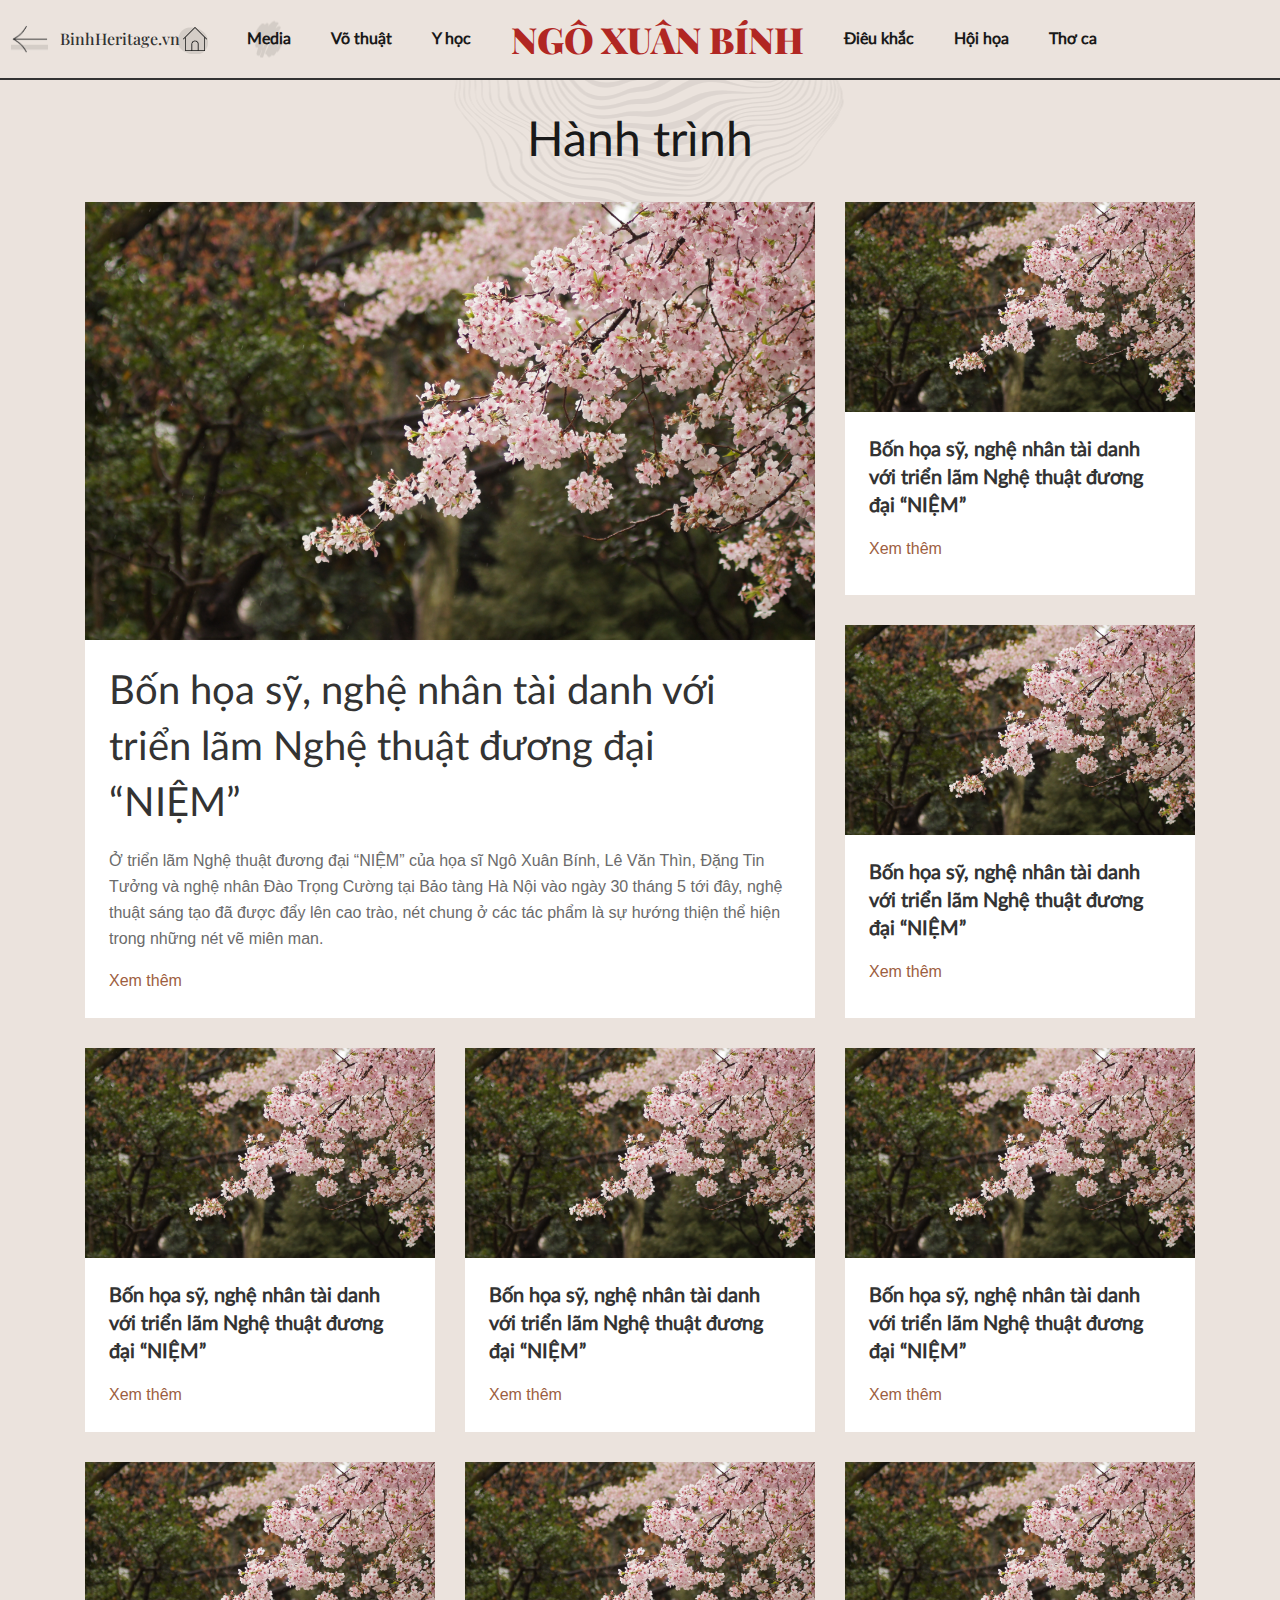
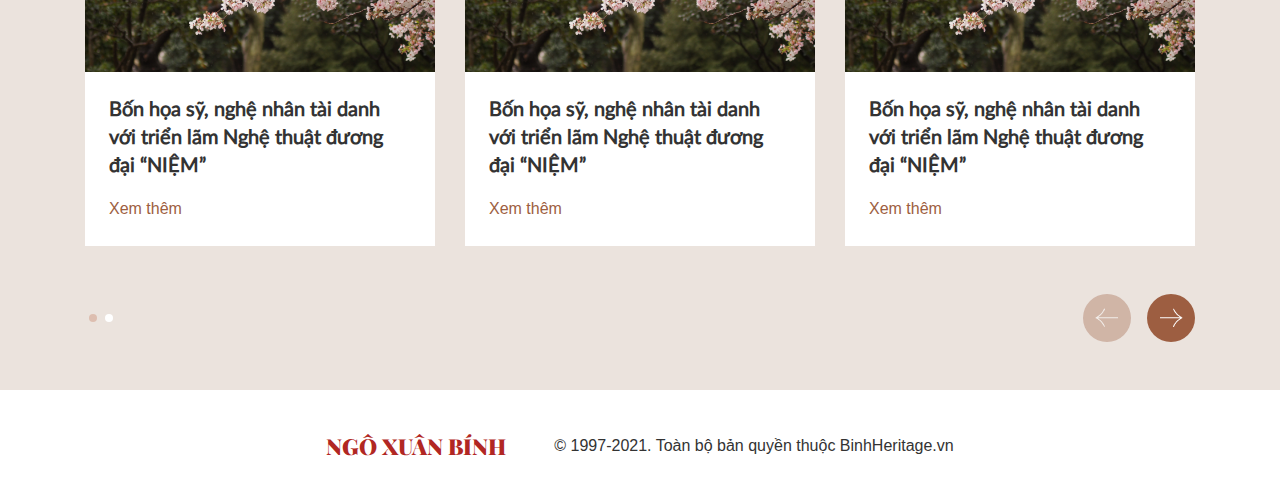
<file: cate.html>
<!DOCTYPE html>
<html lang="en">
  <head>
    <meta charset="UTF-8" />
    <meta http-equiv="X-UA-Compatible" content="IE=edge" />
    <meta name="viewport" content="width=device-width, initial-scale=1.0" />
    <link rel="icon" href="./images/logo.png" sizes="32x32">
    <title>Ngo Xuan Binh</title>
    <link rel="preconnect" href="https://fonts.googleapis.com">
    <link rel="preconnect" href="https://fonts.gstatic.com" crossorigin>
    <link href="https://fonts.googleapis.com/css2?family=Playfair+Display:wght@400;500;600;700;800;900&family=Roboto:wght@300;400;500;700&display=swap" rel="stylesheet">
    <link rel="stylesheet" href="./font-awesome/css/all.min.css">
    <link rel="stylesheet" href="https://unpkg.com/swiper@8/swiper-bundle.min.css"/>
    <link rel="stylesheet" href="./css/style.css" />
    <link rel="stylesheet" href="./css/responsive.css" />
    <script src="./jquery/jquery.js"></script>
  </head>

  <body>
    <!-- sub menu -->
    <div class="sub-menu-wrapper">
      <div class="sub-menu">
        <div class="sub-menu custom-scroll">
          <div class="js_close close-sub"><i class="fa-solid fa-xmark"></i></div>
          <ul class="dropdown-menu">
            <!-- item -->
            <li class="dropdown-item fs-14 text-uppercase">
              <a href="#" class="dropdown-item__link">giới thiệu</a>
            </li>
            <!-- end item -->
            <!-- item -->
            <li class="dropdown-item fs-14 text-uppercase">
              <a href="#" class="dropdown-item__link">giới thiệu</a>
            </li>
            <!-- end item -->
            <!-- item -->
            <li class="dropdown-item fs-14 text-uppercase">
              <a href="#" class="dropdown-item__link">giới thiệu</a>
            </li>
            <!-- end item -->
          </ul>
        </div>
      </div>
    </div>
    <!-- end sub menu -->
    
    
    <!-- header -->
    <header id="header" class="">
        <div class="header">
          <section class="header-navbar-pc header-navbar w-1920">
            <div class="nav-heritage">
              <a href="#" class="nav-heritage__link">
                <img src="./images/logo.png" alt="">
                BinhHeritage.vn
              </a>
            </div>
            <ul class="navbar fw-700">
              <li class="navbar-item"><a href="#"><img src="./images/home.png" alt=""></a></li>
              <li class="navbar-item"><a href="#">Media</a></li>
              <li class="navbar-item"><a href="#">Võ thuật</a></li>
              <li class="navbar-item"><a href="#">Y học</a></li>
              <li class="navbar-item"><a href="#">Ngô Xuân Bính</a></li>
              <li class="navbar-item"><a href="#">Điêu khắc</a></li>
              <li class="navbar-item"><a href="#">Hội họa</a></li>
              <li class="navbar-item"><a href="#">Thơ ca</a></li>
            </ul>
          </section>
          <section class="header-navbar-mb d-xl-none d-md-block">
            <div class="menu-bar-icon js_submenu">
              <div class="bar"></div>
            </div>
            <h3 class="header-navbar-mb__logo fs-24 font-primary fw-900 text-uppercase">
              <a href="#" class="text-red-b12">Ngô Xuân Bính</a>
            </h3>
          </section>
        </div>
    </header>
    <!-- end header -->
    <!-- main -->
    <main id="main">
      
      <section class="cate-block">
        <div class="section-container w-1110">
          <!-- title -->
          <h2 class="section__title text-center section__title--cate"><a href="#" class="text-gray-19 fs-48 lh-62">Hành trình</a></h2>
          <!-- end title -->

          <!-- cate pc -->
          <div class="d-xl-block d-none">
            <!-- content -->
            <div class="section__content section-cate-content">
                <!-- cate-primary -->
                <div class="cate-primary">
                    <!-- article karma -->
                    <div class="article-karma">
                        <!-- img  -->
                        <div class="article-karma__img">
                          <div class="">
                            <div class="thumb-img">
                                <a href="#" class="thumb-item thumb-5x3">
                                  <img class="" src="./images/2.jpg" alt="">
                                </a>
                            </div>
                          </div>
                        </div>
                        <!-- end img  -->
                        <!-- content -->
                        <div class="article-karma__content">
                          <h3 class="article-karma__title fs-40 lh-56 mb-16"><a href="#">Bốn họa sỹ, nghệ nhân tài danh với triển lãm Nghệ thuật đương đại “NIỆM”</a></h3>
                          <p class="article-karma__desc font-secondary lh-26 text-gray-6b mb-16">
                            Ở triển lãm Nghệ thuật đương đại “NIỆM” của họa sĩ Ngô Xuân Bính, Lê Văn Thìn, Đặng Tin Tưởng và nghệ nhân Đào Trọng Cường tại Bảo tàng Hà Nội vào ngày 30 tháng 5 tới đây, nghệ thuật sáng tạo đã được đẩy lên cao trào, nét chung ở các tác phẩm là sự hướng thiện thể hiện trong những nét vẽ miên man.
                          </p>
                          <a href="#" class="article-karma__link text-orange-9d5 font-secondary lh-26">Xem thêm</a>
                        </div>
                        <!-- end content -->
                      </div>
                      <!-- end article karma -->
                      <!-- article karma -->
                      <div class="article-karma">
                        <!-- img  -->
                        <div class="article-karma__img">
                          <div class="">
                            <div class="thumb-img">
                                <a href="#" class="thumb-item thumb-5x3">
                                  <img class="" src="./images/2.jpg" alt="">
                                </a>
                            </div>
                          </div>
                        </div>
                        <!-- end img  -->
                        <!-- content -->
                        <div class="article-karma__content">
                          <h3 class="article-karma__title fs-20 lh-28 fw-700 mb-16"><a href="#">Bốn họa sỹ, nghệ nhân tài danh với triển lãm Nghệ thuật đương đại “NIỆM”</a></h3>
                          <a href="#" class="article-karma__link text-orange-9d5 font-secondary lh-26">Xem thêm</a>
                        </div>
                        <!-- end content -->
                      </div>
                      <!-- end article karma -->
                      <!-- article karma -->
                      <div class="article-karma">
                        <!-- img  -->
                        <div class="article-karma__img">
                          <div class="">
                            <div class="thumb-img">
                                <a href="#" class="thumb-item thumb-5x3">
                                  <img class="" src="./images/2.jpg" alt="">
                                </a>
                            </div>
                          </div>
                        </div>
                        <!-- end img  -->
                        <!-- content -->
                        <div class="article-karma__content">
                          <h3 class="article-karma__title fs-20 lh-28 fw-700 mb-16"><a href="#">Bốn họa sỹ, nghệ nhân tài danh với triển lãm Nghệ thuật đương đại “NIỆM”</a></h3>
                          <a href="#" class="article-karma__link text-orange-9d5 font-secondary lh-26">Xem thêm</a>
                        </div>
                        <!-- end content -->
                      </div>
                      <!-- end article karma -->
                </div>
                <!-- end cate-primary -->

                <!-- cate secondary -->
                <div class="cate-secondary">
                    <div class="cate-secondary-container">
                        <div class="swiper mySwiperCate">
                            <div class="swiper-wrapper js_count">
                                <!-- item -->
                                <div class="swiper-slide article-item article-kungfu">
                                    <!-- img  -->
                                    <div class="article-item__img article-kungfu__img">
                                      <div class="">
                                        <div class="thumb-img">
                                            <a href="#" class="thumb-item thumb-5x3">
                                              <img class="" src="./images/2.jpg" alt="">
                                            </a>
                                        </div>
                                      </div>
                                    </div>
                                    <!-- end img  -->
                                    <!-- content -->
                                    <div class="article-item__content article-kungfu__content">
                                      <h3 class="article-item__title article-kungfu__title fs-20 lh-28 fw-700 mb-16"><a href="#">Bốn họa sỹ, nghệ nhân tài danh với triển lãm Nghệ thuật đương đại “NIỆM”</a></h3>
                                      <a href="#" class="article-item__link article-kungfu__link text-orange-9d5 font-secondary lh-26">Xem thêm</a>
                                    </div>
                                    <!-- end content -->
                                  </div>
                                <!-- end item -->
                                <!-- item -->
                                <div class="swiper-slide article-item article-kungfu">
                                    <!-- img  -->
                                    <div class="article-item__img article-kungfu__img">
                                      <div class="">
                                        <div class="thumb-img">
                                            <a href="#" class="thumb-item thumb-5x3">
                                              <img class="" src="./images/2.jpg" alt="">
                                            </a>
                                        </div>
                                      </div>
                                    </div>
                                    <!-- end img  -->
                                    <!-- content -->
                                    <div class="article-item__content article-kungfu__content">
                                      <h3 class="article-item__title article-kungfu__title fs-20 lh-28 fw-700 mb-16"><a href="#">Bốn họa sỹ, nghệ nhân tài danh với triển lãm Nghệ thuật đương đại “NIỆM”</a></h3>
                                      <a href="#" class="article-item__link article-kungfu__link text-orange-9d5 font-secondary lh-26">Xem thêm</a>
                                    </div>
                                    <!-- end content -->
                                  </div>
                                <!-- end item -->
                                <!-- item -->
                                <div class="swiper-slide article-item article-kungfu">
                                    <!-- img  -->
                                    <div class="article-item__img article-kungfu__img">
                                      <div class="">
                                        <div class="thumb-img">
                                            <a href="#" class="thumb-item thumb-5x3">
                                              <img class="" src="./images/2.jpg" alt="">
                                            </a>
                                        </div>
                                      </div>
                                    </div>
                                    <!-- end img  -->
                                    <!-- content -->
                                    <div class="article-item__content article-kungfu__content">
                                      <h3 class="article-item__title article-kungfu__title fs-20 lh-28 fw-700 mb-16"><a href="#">Bốn họa sỹ, nghệ nhân tài danh với triển lãm Nghệ thuật đương đại “NIỆM”</a></h3>
                                      <a href="#" class="article-item__link article-kungfu__link text-orange-9d5 font-secondary lh-26">Xem thêm</a>
                                    </div>
                                    <!-- end content -->
                                  </div>
                                <!-- end item -->
                                <!-- item -->
                                <div class="swiper-slide article-item article-kungfu">
                                    <!-- img  -->
                                    <div class="article-item__img article-kungfu__img">
                                      <div class="">
                                        <div class="thumb-img">
                                            <a href="#" class="thumb-item thumb-5x3">
                                              <img class="" src="./images/2.jpg" alt="">
                                            </a>
                                        </div>
                                      </div>
                                    </div>
                                    <!-- end img  -->
                                    <!-- content -->
                                    <div class="article-item__content article-kungfu__content">
                                      <h3 class="article-item__title article-kungfu__title fs-20 lh-28 fw-700 mb-16"><a href="#">Bốn họa sỹ, nghệ nhân tài danh với triển lãm Nghệ thuật đương đại “NIỆM”</a></h3>
                                      <a href="#" class="article-item__link article-kungfu__link text-orange-9d5 font-secondary lh-26">Xem thêm</a>
                                    </div>
                                    <!-- end content -->
                                  </div>
                                <!-- end item -->
                                <!-- item -->
                                <div class="swiper-slide article-item article-kungfu">
                                    <!-- img  -->
                                    <div class="article-item__img article-kungfu__img">
                                      <div class="">
                                        <div class="thumb-img">
                                            <a href="#" class="thumb-item thumb-5x3">
                                              <img class="" src="./images/2.jpg" alt="">
                                            </a>
                                        </div>
                                      </div>
                                    </div>
                                    <!-- end img  -->
                                    <!-- content -->
                                    <div class="article-item__content article-kungfu__content">
                                      <h3 class="article-item__title article-kungfu__title fs-20 lh-28 fw-700 mb-16"><a href="#">Bốn họa sỹ, nghệ nhân tài danh với triển lãm Nghệ thuật đương đại “NIỆM”</a></h3>
                                      <a href="#" class="article-item__link article-kungfu__link text-orange-9d5 font-secondary lh-26">Xem thêm</a>
                                    </div>
                                    <!-- end content -->
                                  </div>
                                <!-- end item -->
                                <!-- item -->
                                <div class="swiper-slide article-item article-kungfu">
                                    <!-- img  -->
                                    <div class="article-item__img article-kungfu__img">
                                      <div class="">
                                        <div class="thumb-img">
                                            <a href="#" class="thumb-item thumb-5x3">
                                              <img class="" src="./images/2.jpg" alt="">
                                            </a>
                                        </div>
                                      </div>
                                    </div>
                                    <!-- end img  -->
                                    <!-- content -->
                                    <div class="article-item__content article-kungfu__content">
                                      <h3 class="article-item__title article-kungfu__title fs-20 lh-28 fw-700 mb-16"><a href="#">Bốn họa sỹ, nghệ nhân tài danh với triển lãm Nghệ thuật đương đại “NIỆM”</a></h3>
                                      <a href="#" class="article-item__link article-kungfu__link text-orange-9d5 font-secondary lh-26">Xem thêm</a>
                                    </div>
                                    <!-- end content -->
                                  </div>
                                <!-- end item -->
                                <!-- item -->
                                <div class="swiper-slide article-item article-kungfu">
                                    <!-- img  -->
                                    <div class="article-item__img article-kungfu__img">
                                      <div class="">
                                        <div class="thumb-img">
                                            <a href="#" class="thumb-item thumb-5x3">
                                              <img class="" src="./images/2.jpg" alt="">
                                            </a>
                                        </div>
                                      </div>
                                    </div>
                                    <!-- end img  -->
                                    <!-- content -->
                                    <div class="article-item__content article-kungfu__content">
                                      <h3 class="article-item__title article-kungfu__title fs-20 lh-28 fw-700 mb-16"><a href="#">Bốn họa sỹ, nghệ nhân tài danh với triển lãm Nghệ thuật đương đại “NIỆM”</a></h3>
                                      <a href="#" class="article-item__link article-kungfu__link text-orange-9d5 font-secondary lh-26">Xem thêm</a>
                                    </div>
                                    <!-- end content -->
                                  </div>
                                <!-- end item -->
                                <!-- item -->
                                <div class="swiper-slide article-item article-kungfu">
                                    <!-- img  -->
                                    <div class="article-item__img article-kungfu__img">
                                      <div class="">
                                        <div class="thumb-img">
                                            <a href="#" class="thumb-item thumb-5x3">
                                              <img class="" src="./images/2.jpg" alt="">
                                            </a>
                                        </div>
                                      </div>
                                    </div>
                                    <!-- end img  -->
                                    <!-- content -->
                                    <div class="article-item__content article-kungfu__content">
                                      <h3 class="article-item__title article-kungfu__title fs-20 lh-28 fw-700 mb-16"><a href="#">Bốn họa sỹ, nghệ nhân tài danh với triển lãm Nghệ thuật đương đại “NIỆM”</a></h3>
                                      <a href="#" class="article-item__link article-kungfu__link text-orange-9d5 font-secondary lh-26">Xem thêm</a>
                                    </div>
                                    <!-- end content -->
                                  </div>
                                <!-- end item -->
                            </div>
                        </div>
                    </div>
                    <!-- footer karma -->
                    <div class="footer-karma footer-cate">
                      <!-- pagination -->
                    <div class="swiper-pagination swiper-pagination8"></div>
                    <!-- end pagination -->
                    <div class="h-48px"></div>
                    <!-- next prev -->
                    <div class="swiper-button-next swiper-button-next8"></div>
                    <div class="swiper-button-prev swiper-button-prev8"></div>
                    <!-- end next prev -->
                    </div>
                    <!-- end footer karma -->
                </div>
                <!-- end cate secondary -->
            </div>
            <!-- end content -->
          </div>
          <!-- end cate pc -->

          <!-- cate mobile -->
          <div class="d-xl-none d-block">
            <div class="section__content section-people-karma-mb section__content-cate">
              <!-- large -->
              <div class="karma-large bg-white mt-16">
                <!-- img  -->
                <div class="article-karma__img">
                  <div class="">
                    <div class="thumb-img">
                        <a href="#" class="thumb-item thumb-5x3">
                          <img class="" src="./images/2.jpg" alt="">
                        </a>
                    </div>
                  </div>
                </div>
                <!-- end img  -->
                <!-- content -->
                <div class="article-karma__content">
                  <h3 class="article-karma__title fs-20 lh-26 fw-700"><a href="#">Bốn họa sỹ, nghệ nhân tài danh với triển lãm Nghệ thuật đương đại “NIỆM”</a></h3>
                </div>
                <!-- end content -->
              </div>
              <!-- end large -->
              <!-- large -->
              <div class="karma-large bg-white mt-16">
                <!-- img  -->
                <div class="article-karma__img">
                  <div class="">
                    <div class="thumb-img">
                        <a href="#" class="thumb-item thumb-5x3">
                          <img class="" src="./images/2.jpg" alt="">
                        </a>
                    </div>
                  </div>
                </div>
                <!-- end img  -->
                <!-- content -->
                <div class="article-karma__content">
                  <h3 class="article-karma__title fs-20 lh-26 fw-700"><a href="#">Bốn họa sỹ, nghệ nhân tài danh với triển lãm Nghệ thuật đương đại “NIỆM”</a></h3>
                </div>
                <!-- end content -->
              </div>
              <!-- end large -->
              <!-- large -->
              <div class="karma-large bg-white mt-16">
                <!-- img  -->
                <div class="article-karma__img">
                  <div class="">
                    <div class="thumb-img">
                        <a href="#" class="thumb-item thumb-5x3">
                          <img class="" src="./images/2.jpg" alt="">
                        </a>
                    </div>
                  </div>
                </div>
                <!-- end img  -->
                <!-- content -->
                <div class="article-karma__content">
                  <h3 class="article-karma__title fs-20 lh-26 fw-700"><a href="#">Bốn họa sỹ, nghệ nhân tài danh với triển lãm Nghệ thuật đương đại “NIỆM”</a></h3>
                </div>
                <!-- end content -->
              </div>
              <!-- end large -->
              <!-- large -->
              <div class="karma-large bg-white mt-16">
                <!-- img  -->
                <div class="article-karma__img">
                  <div class="">
                    <div class="thumb-img">
                        <a href="#" class="thumb-item thumb-5x3">
                          <img class="" src="./images/2.jpg" alt="">
                        </a>
                    </div>
                  </div>
                </div>
                <!-- end img  -->
                <!-- content -->
                <div class="article-karma__content">
                  <h3 class="article-karma__title fs-20 lh-26 fw-700"><a href="#">Bốn họa sỹ, nghệ nhân tài danh với triển lãm Nghệ thuật đương đại “NIỆM”</a></h3>
                </div>
                <!-- end content -->
              </div>
              <!-- end large -->
              <!-- large -->
              <div class="karma-large bg-white mt-16">
                <!-- img  -->
                <div class="article-karma__img">
                  <div class="">
                    <div class="thumb-img">
                        <a href="#" class="thumb-item thumb-5x3">
                          <img class="" src="./images/2.jpg" alt="">
                        </a>
                    </div>
                  </div>
                </div>
                <!-- end img  -->
                <!-- content -->
                <div class="article-karma__content">
                  <h3 class="article-karma__title fs-20 lh-26 fw-700"><a href="#">Bốn họa sỹ, nghệ nhân tài danh với triển lãm Nghệ thuật đương đại “NIỆM”</a></h3>
                </div>
                <!-- end content -->
              </div>
              <!-- end large -->
              
              <button class="btn btn-read-more round-99 btn-secondary mx-auto mt-16 mb-24">
                <a href="#" class="btn-link">
                  Xem thêm <img src="./images/arrow-brown.png" alt="" class="btn-img">
                </a>
              </button>
            </div>
          </div>
          <!-- end cate mobile -->
        </div>
      </section>

    </main>
    <!-- end main -->
    <!-- footer -->
    <footer id="footer" class="bg-white">
      <div class="footer-block">
        <h3 class="footer-item footer-logo font-primary text-uppercase fw-900"><a href="#" class=" text-red-b12 fs-22 lh-36">Ngô xuân bính</a></h3>
        <p class="footer-item footer-param lh-22 font-secondary">© 1997-2021. Toàn bộ bản quyền thuộc BinhHeritage.vn</p>
      </div>
    </footer>
    <!-- end footer -->
    <script src="https://unpkg.com/swiper@8/swiper-bundle.min.js"></script>
    <script src="./js/main.js"></script>
  </body>
</html>
</file>
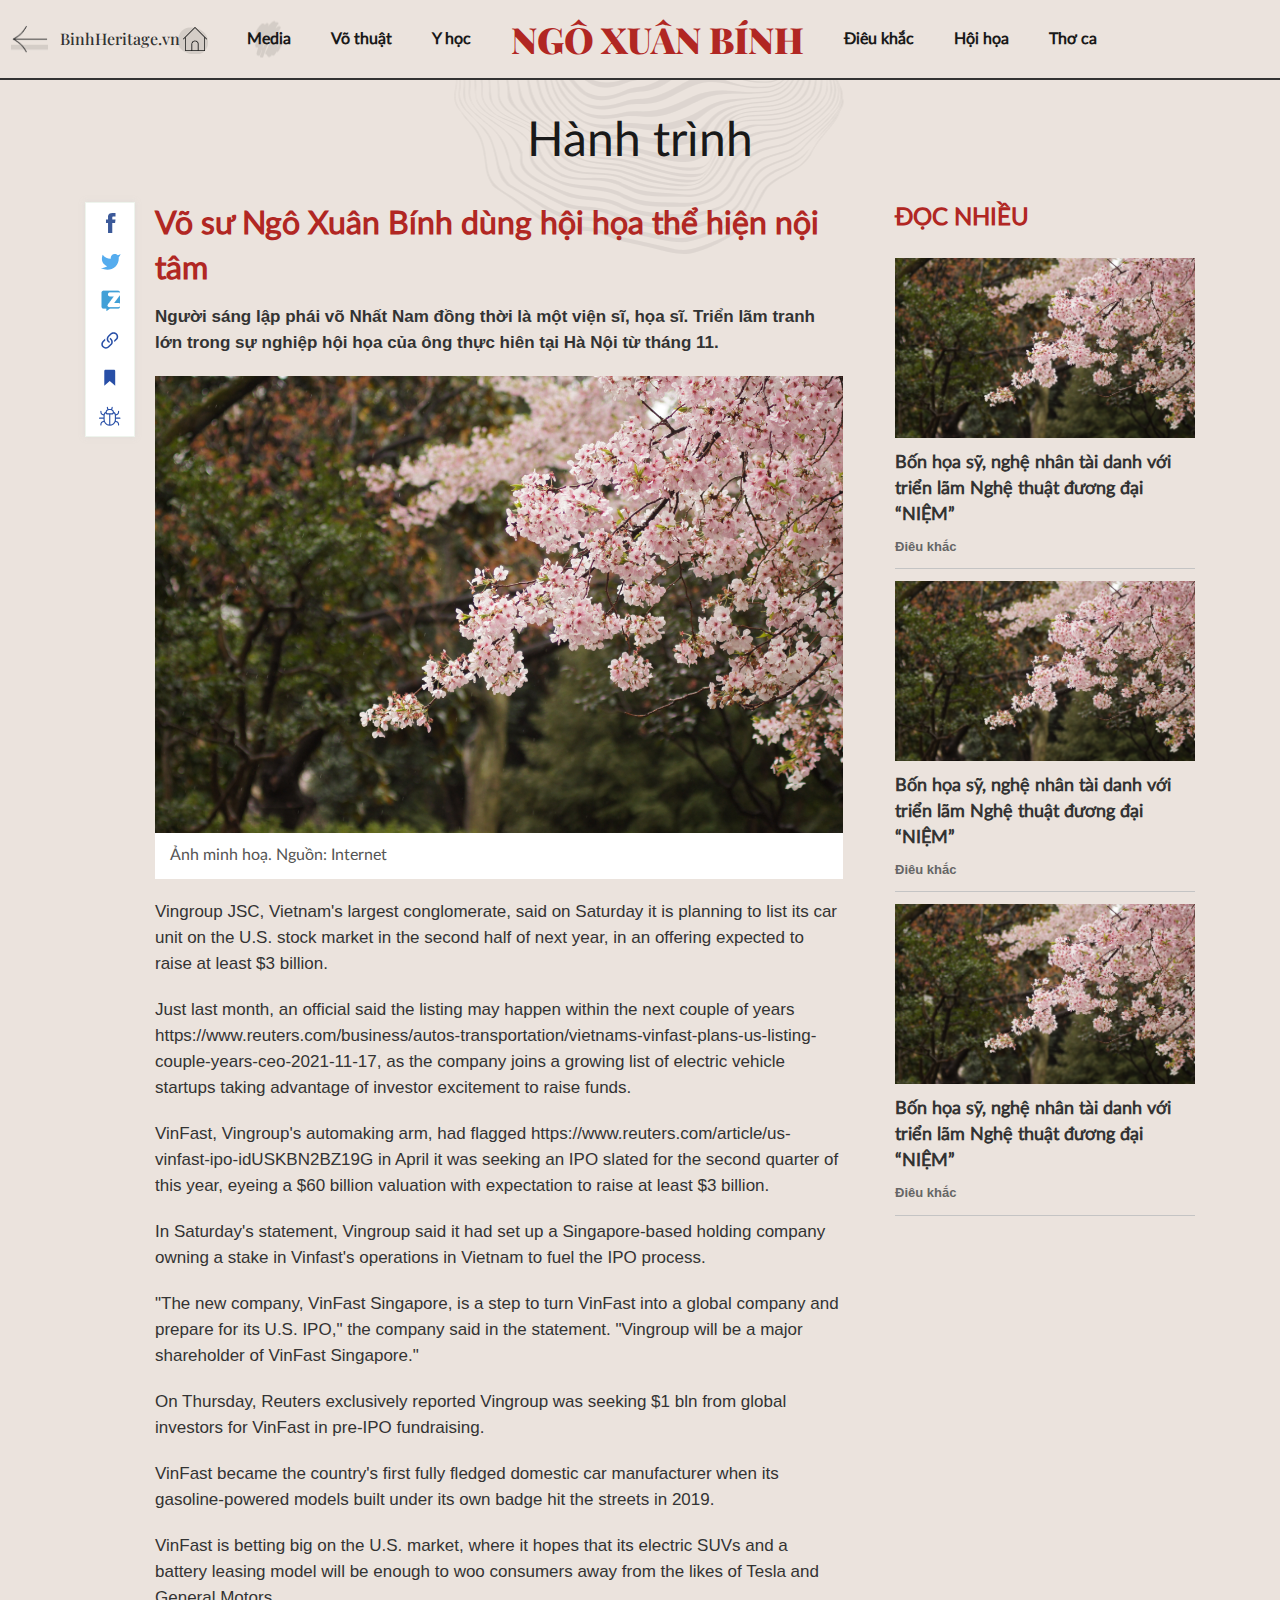
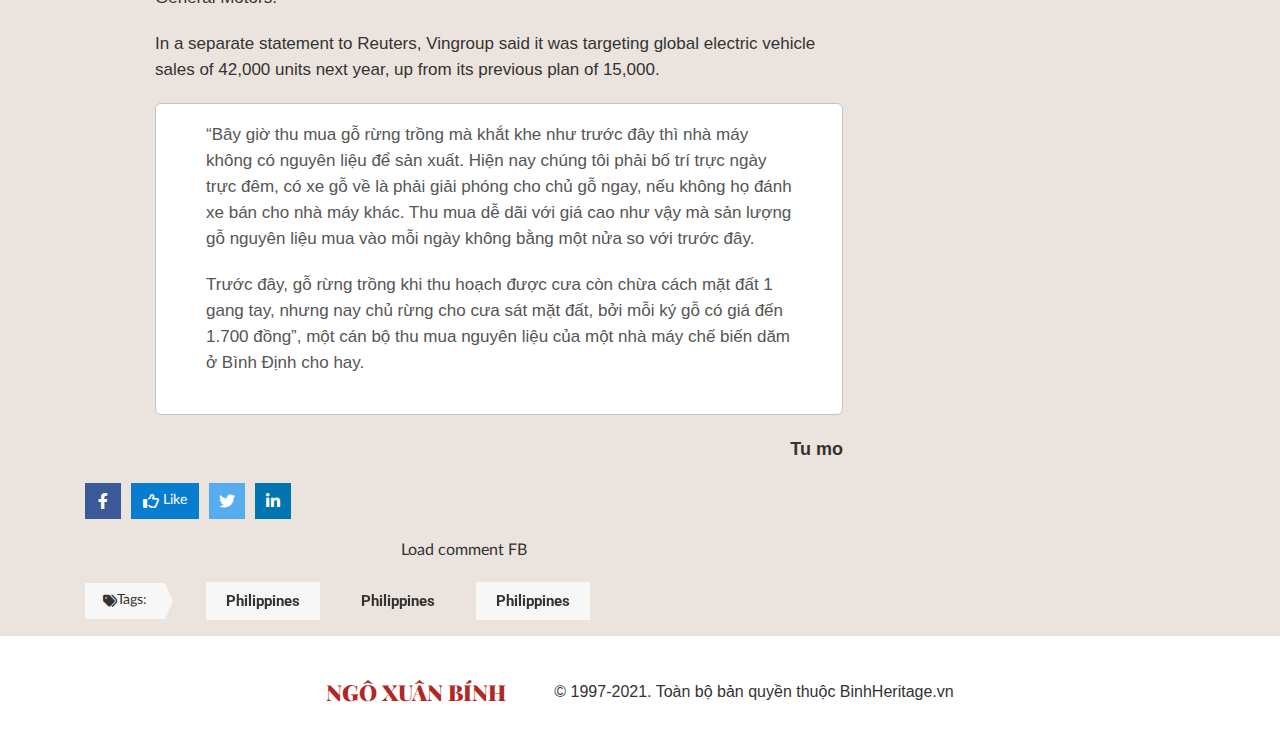
<file: detail.html>
<!DOCTYPE html>
<html lang="en">
  <head>
    <meta charset="UTF-8" />
    <meta http-equiv="X-UA-Compatible" content="IE=edge" />
    <meta name="viewport" content="width=device-width, initial-scale=1.0" />
    <link rel="icon" href="./images/logo.png" sizes="32x32">
    <title>Ngo Xuan Binh</title>
    <link rel="preconnect" href="https://fonts.googleapis.com">
    <link rel="preconnect" href="https://fonts.gstatic.com" crossorigin>
    <link rel="preconnect" href="https://fonts.googleapis.com">
    <link rel="preconnect" href="https://fonts.gstatic.com" crossorigin>
    <link href="https://fonts.googleapis.com/css2?family=Playfair+Display:wght@400;500;600;700;800;900&family=Roboto:wght@300;400;500;700&display=swap" rel="stylesheet">
    <link rel="stylesheet" href="./font-awesome/css/all.min.css">
    <link rel="stylesheet" href="https://unpkg.com/swiper@8/swiper-bundle.min.css"/>
    <link rel="stylesheet" href="./css/style.css" />
    <link rel="stylesheet" href="./css/responsive.css" />
    <script src="./jquery/jquery.js"></script>
  </head>

  <body>
    <!-- sub menu -->
    <div class="sub-menu-wrapper">
      <div class="sub-menu">
        <div class="sub-menu custom-scroll">
          <div class="js_close close-sub"><i class="fa-solid fa-xmark"></i></div>
          <ul class="dropdown-menu">
            <!-- item -->
            <li class="dropdown-item fs-14 text-uppercase">
              <a href="#" class="dropdown-item__link">giới thiệu</a>
            </li>
            <!-- end item -->
            <!-- item -->
            <li class="dropdown-item fs-14 text-uppercase">
              <a href="#" class="dropdown-item__link">giới thiệu</a>
            </li>
            <!-- end item -->
            <!-- item -->
            <li class="dropdown-item fs-14 text-uppercase">
              <a href="#" class="dropdown-item__link">giới thiệu</a>
            </li>
            <!-- end item -->
          </ul>
        </div>
      </div>
    </div>
    <!-- end sub menu -->
    
    
    <!-- header -->
    <header id="header" class="">
        <div class="header">
          <section class="header-navbar-pc header-navbar w-1920">
            <div class="nav-heritage">
              <a href="#" class="nav-heritage__link">
                <img src="./images/logo.png" alt="">
                BinhHeritage.vn
              </a>
            </div>
            <ul class="navbar fw-700">
              <li class="navbar-item"><a href="#"><img src="./images/home.png" alt=""></a></li>
              <li class="navbar-item"><a href="#">Media</a></li>
              <li class="navbar-item"><a href="#">Võ thuật</a></li>
              <li class="navbar-item"><a href="#">Y học</a></li>
              <li class="navbar-item"><a href="#">Ngô Xuân Bính</a></li>
              <li class="navbar-item"><a href="#">Điêu khắc</a></li>
              <li class="navbar-item"><a href="#">Hội họa</a></li>
              <li class="navbar-item"><a href="#">Thơ ca</a></li>
            </ul>
          </section>
          <section class="header-navbar-mb d-xl-none d-md-block">
            <div class="menu-bar-icon js_submenu">
              <div class="bar"></div>
            </div>
            <h3 class="header-navbar-mb__logo fs-24 font-primary fw-900 text-uppercase">
              <a href="#" class="text-red-b12">Ngô Xuân Bính</a>
            </h3>
          </section>
        </div>
    </header>
    <!-- end header -->
    <!-- main -->
    <main id="main">
      
      <section class="cate-block">
        <div class="section-container w-1110">
          <!-- title -->
          <h2 class="section__title text-center section__title--cate text-gray-19 fs-48 lh-62">Hành trình</h2>
          <!-- end title -->

          <!-- detail container -->
          <div class="detail-container">
            <!-- left -->
            <div class="detail-left">
                <!-- box top -->
                <div class="detail-box">
                    <div class="position-relative d-xl-block d-none">
                        <div class="icon-share-2">
                            <div class="detail-icon-comment"><a href="#"><img src="./images/fb3.svg" alt=""></a></div>
                            <div class="detail-icon-comment"><a href="#"><img src="./images/twitter3.svg" alt=""></a></div>
                            <div class="detail-icon-comment"><a href="#"><img src="./images/zalo.png" alt=""></a></div>
                            <div class="detail-icon-comment"><a href="#"><img src="./images/link.svg" alt=""></a></div>
                            <div class="detail-icon-comment"><a href="#"><img src="./images/bookmak.svg" alt=""></a></div>
                            <div class="detail-icon-comment "><a href=""><img src="./images/err.svg" alt=""></a></div>
                        </div>
                    </div>
                    <div class="detail-content">
                        <div class="d-xl-none d-flex font-secondary fs-14 lh-14 text-gray-75 mb-20">Thứ ba, 3/10/2017, 16:08 (GMT+7)</div>
                        <h1 class="detail-title fw-700 fs-32 lh-48 text-red-b12">
                            Võ sư Ngô Xuân Bính dùng hội họa thể hiện nội tâm
                        </h1>
                        <h2 class="detail-des fs-17 font-secondary fw-700 lh-26 mt-12 mb-20">
                            Người sáng lập phái võ Nhất Nam đồng thời là một viện sĩ, họa sĩ. Triển lãm tranh lớn trong sự nghiệp hội họa của ông thực hiên tại Hà Nội từ tháng 11.
                        </h2>
                        <figure class="expNoEdit">
                            <img src="./images/2.jpg" alt="">  
                            <figcaption>  
                                <h2 class="expEdit">
                                    Ảnh minh hoạ. Nguồn: Internet
                                </h2>  
                            </figcaption>  
                        </figure>
                        <p>Vingroup JSC, Vietnam's largest conglomerate, said on Saturday it is planning to list its car unit on the U.S. stock market in the second half of next year, in an offering expected to raise at least $3 billion.</p>
                        <p>Just last month, an official said the listing may happen within the next couple of years https://www.reuters.com/business/autos-transportation/vietnams-vinfast-plans-us-listing-couple-years-ceo-2021-11-17, as the company joins a growing list of electric vehicle startups taking advantage of investor excitement to raise funds.</p>
                        <p>VinFast, Vingroup's automaking arm, had flagged https://www.reuters.com/article/us-vinfast-ipo-idUSKBN2BZ19G in April it was seeking an IPO slated for the second quarter of this year, eyeing a $60 billion valuation with expectation to raise at least $3 billion.</p>
                        <p>In Saturday's statement, Vingroup said it had set up a Singapore-based holding company owning a stake in Vinfast's operations in Vietnam to fuel the IPO process.</p>
                        <p>"The new company, VinFast Singapore, is a step to turn VinFast into a global company and prepare for its U.S. IPO," the company said in the statement. "Vingroup will be a major shareholder of VinFast Singapore."</p>
                        <p>On Thursday, Reuters exclusively reported Vingroup was seeking $1 bln from global investors for VinFast in pre-IPO fundraising.</p>
                        <p>VinFast became the country's first fully fledged domestic car manufacturer when its gasoline-powered models built under its own badge hit the streets in 2019.</p>
                        <p>VinFast is betting big on the U.S. market, where it hopes that its electric SUVs and a battery leasing model will be enough to woo consumers away from the likes of Tesla and General Motors.</p>
                        <p>In a separate statement to Reuters, Vingroup said it was targeting global electric vehicle sales of 42,000 units next year, up from its previous plan of 15,000.</p>
                        <blockquote class="expNoEdit" style="">  
                            <div class="bl expEdit">  
                                <p>“Bây giờ thu mua gỗ rừng trồng mà khắt khe như trước đây thì nhà máy không có nguyên liệu để sản xuất. Hiện nay chúng tôi phải bố trí trực ngày trực đêm, có xe gỗ về là phải giải phóng cho chủ gỗ ngay, nếu không họ đánh xe bán cho nhà máy khác. Thu mua dễ dãi với giá cao như vậy mà sản lượng gỗ nguyên liệu mua vào mỗi ngày không bằng một nửa so với trước đây.</p>  
                                <p>Trước đây, gỗ rừng trồng khi thu hoạch được cưa còn chừa cách mặt đất 1 gang tay, nhưng nay chủ rừng cho cưa sát mặt đất, bởi mỗi ký gỗ có giá đến 1.700 đồng”, một cán bộ thu mua nguyên liệu của một nhà máy chế biến dăm ở Bình Định cho hay.</p>  
                            </div>  
                        </blockquote>
                        <h3 class="text-right font-secondary fs-18 fw-700 lh-28 mb-20">Tu mo</h3>
                    </div>
                </div>
                <!-- end box top -->
                <!-- share -->
                <div class="detail-icon-share-line mb-20">
                    <div class="detail-icon-share">
                        <a href="#" class="text-white detail-icon-share__link detail-fb-icon "><i class="fab fa-facebook-f"></i></a>
                    </div>
                    <div class="detail-icon-share">
                        <a href="#" class=" text-white detail-icon-share__link detail-like-icon "><i class="far fa-thumbs-up"></i>&nbsp;<span class="fs-14">Like</span></a>
                    </div>
                    <div class="detail-icon-share">
                        <a href="#" class=" text-white detail-icon-share__link detail-twitter-icon "><i class="fab fa-twitter"></i></a>
                    </div>
                    <div class="detail-icon-share">
                        <a href="#" class=" text-white detail-icon-share__link detail-linker-icon "><i class="fab fa-linkedin-in"></i></a>
                    </div>
                </div>
                <!-- end share -->
                <!-- được quan tâm mb -->
                <div class="d-xl-none d-block related font-robo">
                    <h4 class="related__title fs-18 fw-700 text-uppercase lh-26">Được quan tâm</h4>
                    <ul class="related-list">
                        <li class="related-item"><a href="#" class="lh-22 fs-15 fw-500 text-gray-4f">Vì sao nhân viên công ty thương mại điện tử vẫn lạc quan thời dịch?</a></li>
                        <li class="related-item"><a href="#" class="lh-22 fs-15 fw-500 text-gray-4f">Vì sao nhân viên công ty thương mại điện tử vẫn lạc quan thời dịch?</a></li>
                        <li class="related-item"><a href="#" class="lh-22 fs-15 fw-500 text-gray-4f">Vì sao nhân viên công ty thương mại điện tử vẫn lạc quan thời dịch?</a></li>
                        <li class="related-item"><a href="#" class="lh-22 fs-15 fw-500 text-gray-4f">Vì sao nhân viên công ty thương mại điện tử vẫn lạc quan thời dịch?</a></li>
                    </ul>
                </div>
                <!-- end được quan tâm mb -->
                <!-- tag lien quan mb -->
                <div class="detail-tags__pc d-xl-none d-flex">
                  <div class="detail-tags">
                      <div class="detail-tag-icon detail-tag"><i class="fas fa-tags text-blue-28 mr-1"></i>Tags:</div>
                      <div class="detail-tag-item detail-tag"><a href="#">Philippines</a></div>
                      <div class="detail-tag-item detail-tag"><a href="#">Philippines</a></div>
                      <div class="detail-tag-item detail-tag"><a href="#">Philippines</a></div>
                  </div>
                </div>
                <!-- end tag lien quan mb -->
                <!-- comment -->
                <div class="mb-20 text-center">Load comment FB</div>
                <!-- end comment -->
                <!-- tag lien quan pc -->
                <div class="detail-tags__pc d-xl-flex d-none">
                  <div class="detail-tags">
                      <div class="detail-tag-icon detail-tag"><i class="fas fa-tags text-blue-28 mr-1"></i>Tags:</div>
                      <div class="detail-tag-item detail-tag"><a href="#">Philippines</a></div>
                      <div class="detail-tag-item detail-tag"><a href="#">Philippines</a></div>
                      <div class="detail-tag-item detail-tag"><a href="#">Philippines</a></div>
                  </div>
                </div>
                <!-- end tag lien quan pc -->
            </div>
            <!-- end left -->
            <!-- right -->
            <div class="detail-right">
                <!-- doc nhieu -->
                <div class="read-a-lot-block">
                    <!-- title -->
                    <h3 class="read-a-lot__title fs-24 lh-32 fw-700 text-red-b12 text-uppercase mb-12">Đọc nhiều</h3>
                    <!-- end title -->

                    <!-- content -->
                    <div class="list-read">
                        <!-- item -->
                        <div class="item-read">
                            <!-- img  -->
                            <div class="item-read__img">
                              <div class="">
                                <div class="thumb-img">
                                    <a href="#" class="thumb-item thumb-5x3">
                                      <img class="" src="./images/2.jpg" alt="">
                                    </a>
                                </div>
                              </div>
                            </div>
                            <!-- end img  -->
                            <!-- content -->
                            <div class="item-read__content">
                              <h4 class="item-read__title fs-18 lh-26 fw-700 mb-10"><a href="#">Bốn họa sỹ, nghệ nhân tài danh với triển lãm Nghệ thuật đương đại “NIỆM”</a></h4>
                              <p class="item-read__cate text-gray-66 fs-13 font-secondary fw-700">Điêu khắc</p>
                            </div>
                            <!-- end content -->
                        </div>
                        <!-- end item -->
                        <!-- item -->
                        <div class="item-read">
                            <!-- img  -->
                            <div class="item-read__img">
                              <div class="">
                                <div class="thumb-img">
                                    <a href="#" class="thumb-item thumb-5x3">
                                      <img class="" src="./images/2.jpg" alt="">
                                    </a>
                                </div>
                              </div>
                            </div>
                            <!-- end img  -->
                            <!-- content -->
                            <div class="item-read__content">
                              <h4 class="item-read__title fs-18 lh-26 fw-700 mb-10"><a href="#">Bốn họa sỹ, nghệ nhân tài danh với triển lãm Nghệ thuật đương đại “NIỆM”</a></h4>
                              <p class="item-read__cate text-gray-66 fs-13 font-secondary fw-700">Điêu khắc</p>
                            </div>
                            <!-- end content -->
                        </div>
                        <!-- end item -->
                        <!-- item -->
                        <div class="item-read">
                            <!-- img  -->
                            <div class="item-read__img">
                              <div class="">
                                <div class="thumb-img">
                                    <a href="#" class="thumb-item thumb-5x3">
                                      <img class="" src="./images/2.jpg" alt="">
                                    </a>
                                </div>
                              </div>
                            </div>
                            <!-- end img  -->
                            <!-- content -->
                            <div class="item-read__content">
                              <h4 class="item-read__title fs-18 lh-26 fw-700 mb-10"><a href="#">Bốn họa sỹ, nghệ nhân tài danh với triển lãm Nghệ thuật đương đại “NIỆM”</a></h4>
                              <p class="item-read__cate text-gray-66 fs-13 font-secondary fw-700">Điêu khắc</p>
                            </div>
                            <!-- end content -->
                        </div>
                        <!-- end item -->
                    </div>
                    <div class="d-xl-none d-block">
                        <button class="btn btn-read-more round-99 btn-secondary mx-auto mt-16 mb-24">
                            <a href="#" class="btn-link">
                              Xem thêm <img src="./images/arrow-brown.png" alt="" class="btn-img">
                            </a>
                          </button>
                    </div>
                    <!-- end content -->
                </div>
                <!-- end doc nhieu -->
            </div>
            <!-- end right -->
          </div>
          <!-- end detail container -->
        </div>
      </section>

    </main>
    <!-- end main -->
    <!-- footer -->
    <footer id="footer" class="bg-white">
      <div class="footer-block">
        <h3 class="footer-item footer-logo font-primary text-uppercase fw-900"><a href="#" class=" text-red-b12 fs-22 lh-36">Ngô xuân bính</a></h3>
        <p class="footer-item footer-param lh-22 font-secondary">© 1997-2021. Toàn bộ bản quyền thuộc BinhHeritage.vn</p>
      </div>
    </footer>
    <!-- end footer -->
    <script src="https://unpkg.com/swiper@8/swiper-bundle.min.js"></script>
    <script src="./js/main.js"></script>
  </body>
</html>
</file>
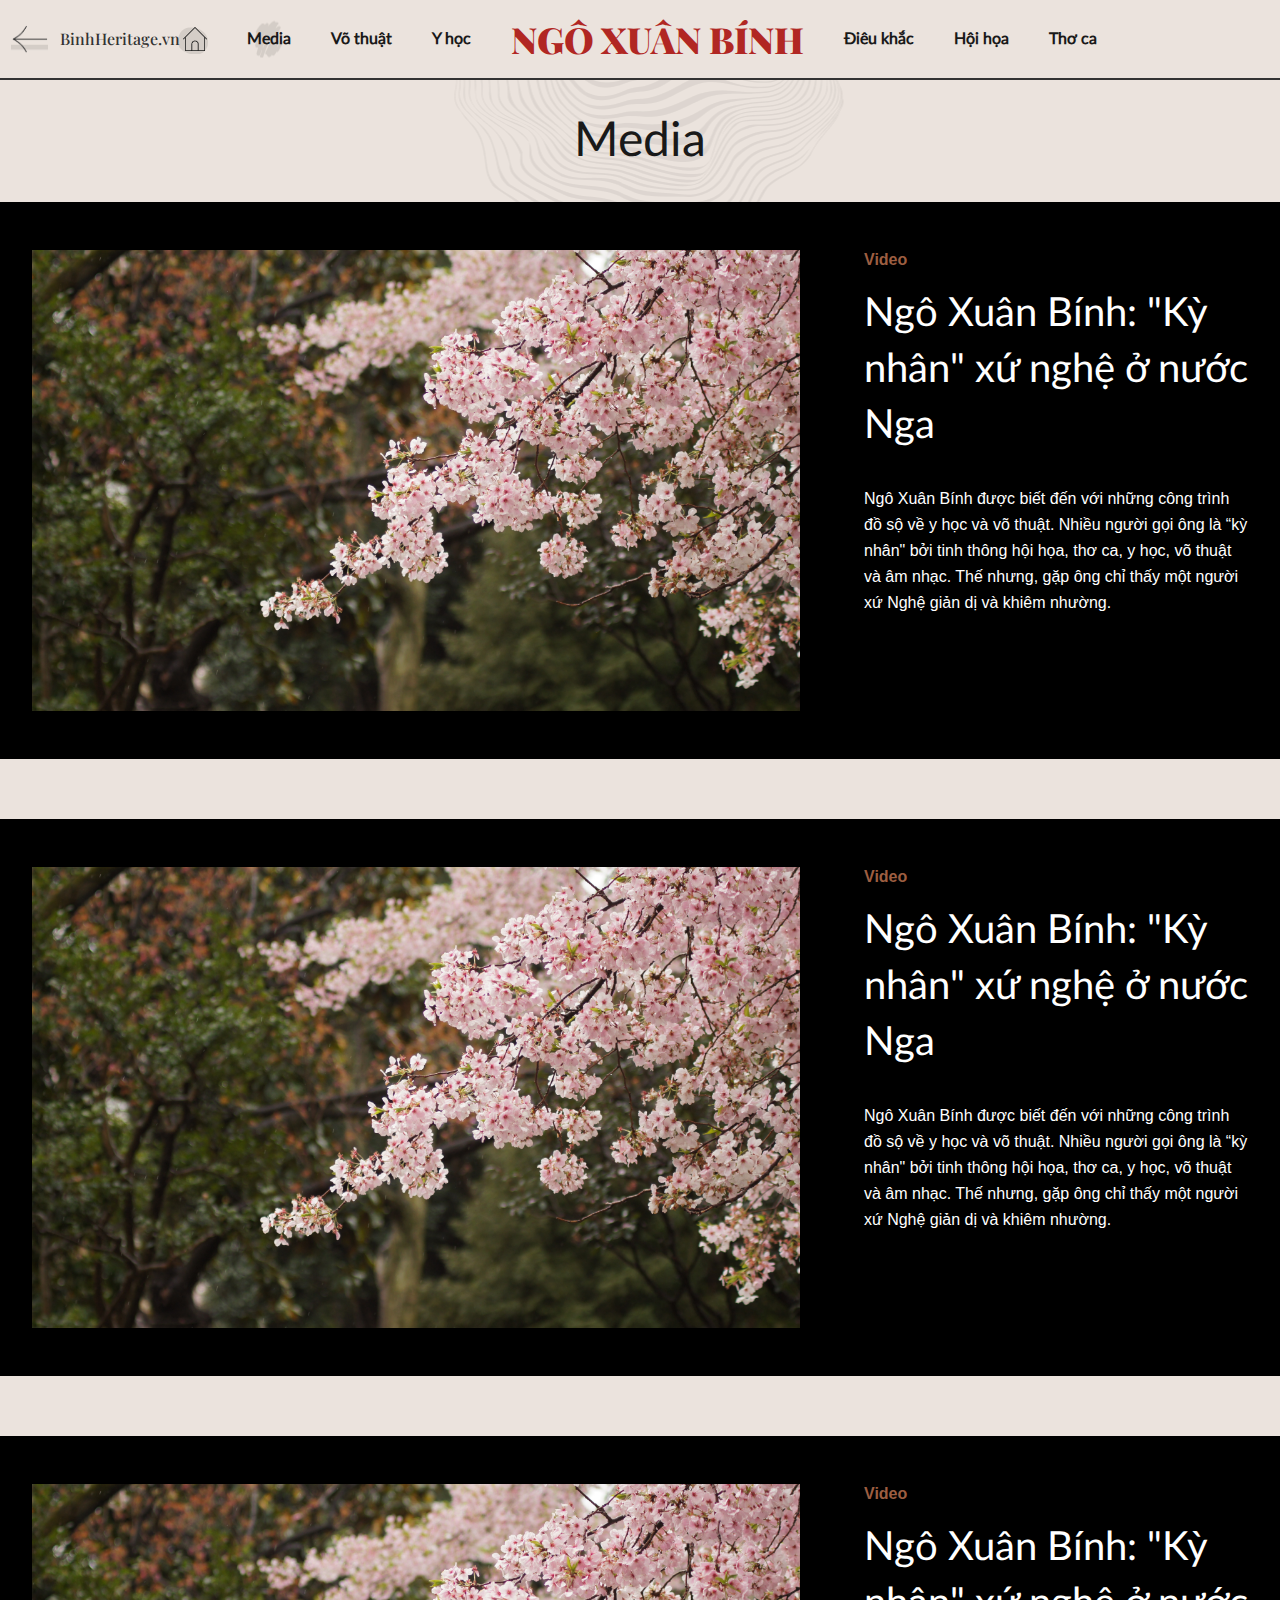
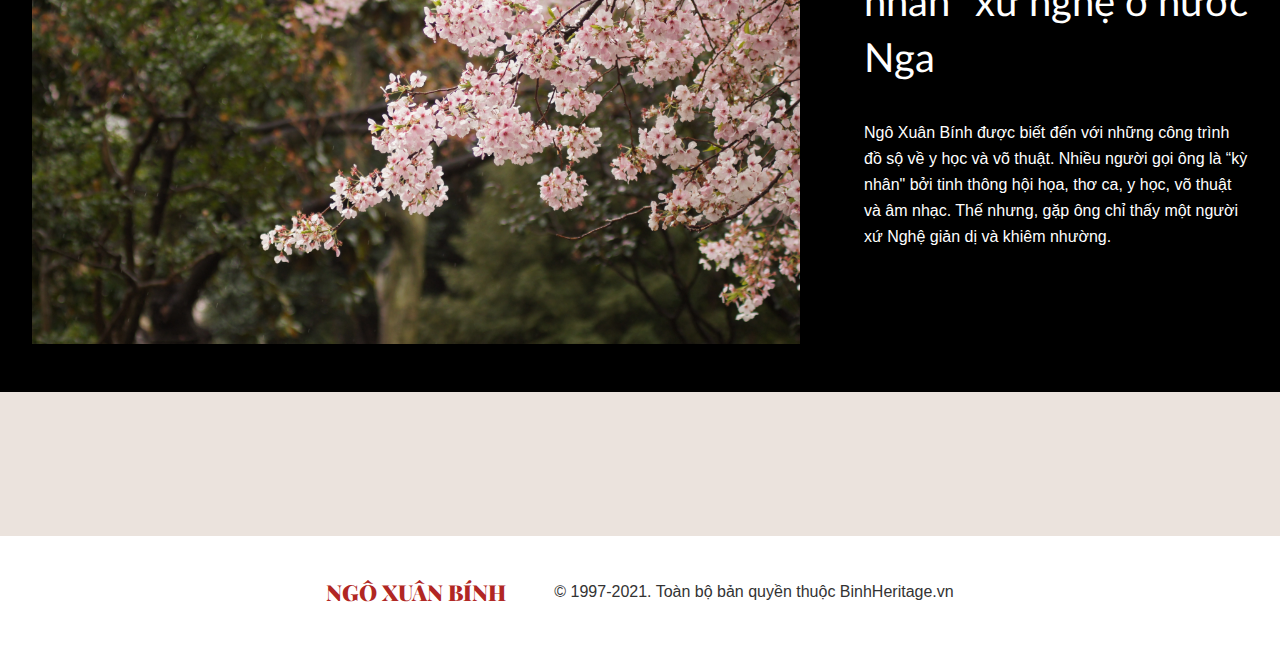
<file: media.html>
<!DOCTYPE html>
<html lang="en">
  <head>
    <meta charset="UTF-8" />
    <meta http-equiv="X-UA-Compatible" content="IE=edge" />
    <meta name="viewport" content="width=device-width, initial-scale=1.0" />
    <link rel="icon" href="./images/logo.png" sizes="32x32">
    <title>Ngo Xuan Binh</title>
    <link rel="preconnect" href="https://fonts.googleapis.com">
    <link rel="preconnect" href="https://fonts.gstatic.com" crossorigin>
    <link href="https://fonts.googleapis.com/css2?family=Playfair+Display:wght@400;500;600;700;800;900&family=Roboto:wght@300;400;500;700&display=swap" rel="stylesheet">
    <link rel="stylesheet" href="./font-awesome/css/all.min.css">
    <link rel="stylesheet" href="https://unpkg.com/swiper@8/swiper-bundle.min.css"/>
    <link rel="stylesheet" href="./css/style.css" />
    <link rel="stylesheet" href="./css/responsive.css" />
    <script src="./jquery/jquery.js"></script>
  </head>

  <body>
    <!-- sub menu -->
    <div class="sub-menu-wrapper">
      <div class="sub-menu">
        <div class="sub-menu custom-scroll">
          <div class="js_close close-sub"><i class="fa-solid fa-xmark"></i></div>
          <ul class="dropdown-menu">
            <!-- item -->
            <li class="dropdown-item fs-14 text-uppercase">
              <a href="#" class="dropdown-item__link">giới thiệu</a>
            </li>
            <!-- end item -->
            <!-- item -->
            <li class="dropdown-item fs-14 text-uppercase">
              <a href="#" class="dropdown-item__link">giới thiệu</a>
            </li>
            <!-- end item -->
            <!-- item -->
            <li class="dropdown-item fs-14 text-uppercase">
              <a href="#" class="dropdown-item__link">giới thiệu</a>
            </li>
            <!-- end item -->
          </ul>
        </div>
      </div>
    </div>
    <!-- end sub menu -->
    
    
    <!-- header -->
    <header id="header" class="">
        <div class="header">
          <section class="header-navbar-pc header-navbar w-1920">
            <div class="nav-heritage">
              <a href="#" class="nav-heritage__link">
                <img src="./images/logo.png" alt="">
                BinhHeritage.vn
              </a>
            </div>
            <ul class="navbar fw-700">
              <li class="navbar-item"><a href="#"><img src="./images/home.png" alt=""></a></li>
              <li class="navbar-item"><a href="#">Media</a></li>
              <li class="navbar-item"><a href="#">Võ thuật</a></li>
              <li class="navbar-item"><a href="#">Y học</a></li>
              <li class="navbar-item"><a href="#">Ngô Xuân Bính</a></li>
              <li class="navbar-item"><a href="#">Điêu khắc</a></li>
              <li class="navbar-item"><a href="#">Hội họa</a></li>
              <li class="navbar-item"><a href="#">Thơ ca</a></li>
            </ul>
          </section>
          <section class="header-navbar-mb d-xl-none d-md-block">
            <div class="menu-bar-icon js_submenu">
              <div class="bar"></div>
            </div>
            <h3 class="header-navbar-mb__logo fs-24 font-primary fw-900 text-uppercase">
              <a href="#" class="text-red-b12">Ngô Xuân Bính</a>
            </h3>
          </section>
        </div>
    </header>
    <!-- end header -->
    <!-- main -->
    <main id="main">
      
      <section class="cate-block">
        <div class="section-container w-1792">
          <!-- title -->
          <h2 class="section__title text-center section__title--cate"><a href="#" class="text-gray-19 fs-48 lh-62">Media</a></h2>
          <!-- end title -->

          <!-- cate pc -->
          <div class="d-xl-block d-none">
            <!-- content -->
            <div class="section__content section-cate-content">
                <!-- cate secondary -->
                <div class="cate-secondary">
                    <div class="cate-secondary-container">
                        <div class="swiper mySwiperMedia">
                            <div class="swiper-wrapper js_count">
                                <!-- item -->
                                <div class="swiper-slide">
                                    <div class="section__content section-media">
                                        <!-- video -->
                                        <div class="media-video media-page-video">
                                          <div class="">
                                            <div class="thumb-img">
                                                <a href="#" class="thumb-item thumb-5x3">
                                                  <img class="" src="./images/2.jpg" alt="">
                                                </a>
                                            </div>
                                          </div>
                                        </div>
                                        <!-- end video -->
                                        <!-- sidebar -->
                                        <div class="media-sidebar media-page-sidebar">
                                          <!-- content -->
                                          <div class="media-sidebar__content">
                                            <p class="media-sidebar__category font-secondary text-orange-9d5 fw-700 lh-20">Video</p>
                                            <h3 class="media-sidebar__title text-white fs-40 lh-52">Ngô Xuân Bính: "Kỳ nhân" xứ nghệ ở nước Nga</h3>
                                            <p class="media-sidebar__desc media-page-sidebar__desc font-secondary text-white lh-26 ">Ngô Xuân Bính được biết đến với những công trình đồ sộ về y học và võ thuật. Nhiều người gọi ông là “kỳ nhân" bởi tinh thông hội họa, thơ ca, y học, võ thuật và âm nhạc. Thế nhưng, gặp ông chỉ thấy một người xứ Nghệ giản dị và khiêm nhường.</p>
                                          </div>
                                          <!-- end content -->
                                        </div>
                                        <!-- end sidebar -->
                                      </div>
                                </div>
                                <!-- end item -->
                                <!-- item -->
                                <div class="swiper-slide">
                                    <div class="section__content section-media">
                                        <!-- video -->
                                        <div class="media-video media-page-video">
                                          <div class="">
                                            <div class="thumb-img">
                                                <a href="#" class="thumb-item thumb-5x3">
                                                  <img class="" src="./images/2.jpg" alt="">
                                                </a>
                                            </div>
                                          </div>
                                        </div>
                                        <!-- end video -->
                                        <!-- sidebar -->
                                        <div class="media-sidebar media-page-sidebar">
                                          <!-- content -->
                                          <div class="media-sidebar__content">
                                            <p class="media-sidebar__category font-secondary text-orange-9d5 fw-700 lh-20">Video</p>
                                            <h3 class="media-sidebar__title text-white fs-40 lh-52">Ngô Xuân Bính: "Kỳ nhân" xứ nghệ ở nước Nga</h3>
                                            <p class="media-sidebar__desc media-page-sidebar__desc font-secondary text-white lh-26 ">Ngô Xuân Bính được biết đến với những công trình đồ sộ về y học và võ thuật. Nhiều người gọi ông là “kỳ nhân" bởi tinh thông hội họa, thơ ca, y học, võ thuật và âm nhạc. Thế nhưng, gặp ông chỉ thấy một người xứ Nghệ giản dị và khiêm nhường.</p>
                                          </div>
                                          <!-- end content -->
                                        </div>
                                        <!-- end sidebar -->
                                      </div>
                                </div>
                                <!-- end item -->
                                <!-- item -->
                                <div class="swiper-slide">
                                    <div class="section__content section-media">
                                        <!-- video -->
                                        <div class="media-video media-page-video">
                                          <div class="">
                                            <div class="thumb-img">
                                                <a href="#" class="thumb-item thumb-5x3">
                                                  <img class="" src="./images/2.jpg" alt="">
                                                </a>
                                            </div>
                                          </div>
                                        </div>
                                        <!-- end video -->
                                        <!-- sidebar -->
                                        <div class="media-sidebar media-page-sidebar">
                                          <!-- content -->
                                          <div class="media-sidebar__content">
                                            <p class="media-sidebar__category font-secondary text-orange-9d5 fw-700 lh-20">Video</p>
                                            <h3 class="media-sidebar__title text-white fs-40 lh-52">Ngô Xuân Bính: "Kỳ nhân" xứ nghệ ở nước Nga</h3>
                                            <p class="media-sidebar__desc media-page-sidebar__desc font-secondary text-white lh-26 ">Ngô Xuân Bính được biết đến với những công trình đồ sộ về y học và võ thuật. Nhiều người gọi ông là “kỳ nhân" bởi tinh thông hội họa, thơ ca, y học, võ thuật và âm nhạc. Thế nhưng, gặp ông chỉ thấy một người xứ Nghệ giản dị và khiêm nhường.</p>
                                          </div>
                                          <!-- end content -->
                                        </div>
                                        <!-- end sidebar -->
                                      </div>
                                </div>
                                <!-- end item -->
                            </div>
                        </div>
                    </div>
                    <!-- footer karma -->
                    <div class="footer-karma footer-cate">
                      <!-- pagination -->
                    <div class="swiper-pagination swiper-pagination9"></div>
                    <!-- end pagination -->
                    <div class="h-48px"></div>
                    <!-- next prev -->
                    <div class="swiper-button-next swiper-button-next9"></div>
                    <div class="swiper-button-prev swiper-button-prev9"></div>
                    <!-- end next prev -->
                    </div>
                    <!-- end footer karma -->
                </div>
                <!-- end cate secondary -->
            </div>
            <!-- end content -->
          </div>
          <!-- end cate pc -->

          <!-- cate mobile -->
          <div class="d-xl-none d-block">
            <div class="section__content section-people-karma-mb section__content-cate">
                <!-- item -->
                <div class="video-thumb video-thumb-page mb-16">
                    <!-- img  -->
                    <div class="video-thumb__img">
                      <div class="">
                        <div class="thumb-img">
                            <a href="#" class="thumb-item thumb-5x3">
                              <img class="" src="./images/2.jpg" alt="">
                            </a>
                            <div class="play-media play-media--small play-media--mb">
                              <div class="play-media__icon play-media__icon--small">
                                <svg xmlns="http://www.w3.org/2000/svg" width="17" height="24" viewBox="0 0 15 19" fill="none">
                                  <path d="M14.2409 9.12745L1.14416 0.0796124C1.00552 -0.0158423 0.825777 -0.0257949 0.677648 0.0515641C0.529067 0.129828 0.436035 0.283641 0.436035 0.451931V18.5476C0.436035 18.7159 0.529067 18.8702 0.677648 18.9484C0.743583 18.9828 0.815842 19 0.887648 19C0.977519 19 1.06694 18.9729 1.14416 18.9199L14.2409 9.87209C14.3633 9.78749 14.436 9.64861 14.436 9.49977C14.436 9.35093 14.3629 9.21205 14.2409 9.12745ZM1.33926 17.6863V1.31374L13.1891 9.50022L1.33926 17.6863Z" fill="#9D5E41"></path>
                                  </svg>
                              </div>
                            </div>
                        </div>
                      </div>
                    </div>
                    <!-- end img  -->
                    <!-- text -->
                    <div class="video-thumb__text">
                      <h3 class="video-thumb__title fs-18 mb-16 fw-600"><a href="#" class=" text-white lh-24">Ngô Xuân Bính: “Kỳ nhân” xứ Nghệ ở nước Nga</a></h3>
                      <p class="media-sidebar__desc font-secondary text-white lh-20 fs-14 mb-16">Ngô Xuân Bính được biết đến với những công trình đồ sộ về y học và võ thuật. Nhiều người gọi ông là “kỳ nhân" bởi tinh thông hội họa, thơ ca, y học, võ thuật và âm nhạc. Thế nhưng, gặp ông chỉ thấy một người xứ Nghệ giản dị và khiêm nhường.</p>
                    </div>
                    <!-- end text -->
                </div>
                <!-- end item -->
                <!-- item -->
                <div class="video-thumb video-thumb-page mb-16">
                    <!-- img  -->
                    <div class="video-thumb__img">
                      <div class="">
                        <div class="thumb-img">
                            <a href="#" class="thumb-item thumb-5x3">
                              <img class="" src="./images/2.jpg" alt="">
                            </a>
                            <div class="play-media play-media--small play-media--mb">
                              <div class="play-media__icon play-media__icon--small">
                                <svg xmlns="http://www.w3.org/2000/svg" width="17" height="24" viewBox="0 0 15 19" fill="none">
                                  <path d="M14.2409 9.12745L1.14416 0.0796124C1.00552 -0.0158423 0.825777 -0.0257949 0.677648 0.0515641C0.529067 0.129828 0.436035 0.283641 0.436035 0.451931V18.5476C0.436035 18.7159 0.529067 18.8702 0.677648 18.9484C0.743583 18.9828 0.815842 19 0.887648 19C0.977519 19 1.06694 18.9729 1.14416 18.9199L14.2409 9.87209C14.3633 9.78749 14.436 9.64861 14.436 9.49977C14.436 9.35093 14.3629 9.21205 14.2409 9.12745ZM1.33926 17.6863V1.31374L13.1891 9.50022L1.33926 17.6863Z" fill="#9D5E41"></path>
                                  </svg>
                              </div>
                            </div>
                        </div>
                      </div>
                    </div>
                    <!-- end img  -->
                    <!-- text -->
                    <div class="video-thumb__text">
                      <h3 class="video-thumb__title fs-18 mb-16 fw-600"><a href="#" class=" text-white lh-24">Ngô Xuân Bính: “Kỳ nhân” xứ Nghệ ở nước Nga</a></h3>
                      <p class="media-sidebar__desc font-secondary text-white lh-20 fs-14 mb-16">Ngô Xuân Bính được biết đến với những công trình đồ sộ về y học và võ thuật. Nhiều người gọi ông là “kỳ nhân" bởi tinh thông hội họa, thơ ca, y học, võ thuật và âm nhạc. Thế nhưng, gặp ông chỉ thấy một người xứ Nghệ giản dị và khiêm nhường.</p>
                    </div>
                    <!-- end text -->
                </div>
                <!-- end item -->
                <!-- item -->
                <div class="video-thumb video-thumb-page mb-16">
                    <!-- img  -->
                    <div class="video-thumb__img">
                      <div class="">
                        <div class="thumb-img">
                            <a href="#" class="thumb-item thumb-5x3">
                              <img class="" src="./images/2.jpg" alt="">
                            </a>
                            <div class="play-media play-media--small play-media--mb">
                              <div class="play-media__icon play-media__icon--small">
                                <svg xmlns="http://www.w3.org/2000/svg" width="17" height="24" viewBox="0 0 15 19" fill="none">
                                  <path d="M14.2409 9.12745L1.14416 0.0796124C1.00552 -0.0158423 0.825777 -0.0257949 0.677648 0.0515641C0.529067 0.129828 0.436035 0.283641 0.436035 0.451931V18.5476C0.436035 18.7159 0.529067 18.8702 0.677648 18.9484C0.743583 18.9828 0.815842 19 0.887648 19C0.977519 19 1.06694 18.9729 1.14416 18.9199L14.2409 9.87209C14.3633 9.78749 14.436 9.64861 14.436 9.49977C14.436 9.35093 14.3629 9.21205 14.2409 9.12745ZM1.33926 17.6863V1.31374L13.1891 9.50022L1.33926 17.6863Z" fill="#9D5E41"></path>
                                  </svg>
                              </div>
                            </div>
                        </div>
                      </div>
                    </div>
                    <!-- end img  -->
                    <!-- text -->
                    <div class="video-thumb__text">
                      <h3 class="video-thumb__title fs-18 mb-16 fw-600"><a href="#" class=" text-white lh-24">Ngô Xuân Bính: “Kỳ nhân” xứ Nghệ ở nước Nga</a></h3>
                      <p class="media-sidebar__desc font-secondary text-white lh-20 fs-14 mb-16">Ngô Xuân Bính được biết đến với những công trình đồ sộ về y học và võ thuật. Nhiều người gọi ông là “kỳ nhân" bởi tinh thông hội họa, thơ ca, y học, võ thuật và âm nhạc. Thế nhưng, gặp ông chỉ thấy một người xứ Nghệ giản dị và khiêm nhường.</p>
                    </div>
                    <!-- end text -->
                </div>
                <!-- end item -->
              
              <button class="btn btn-read-more round-99 btn-secondary mx-auto mt-16 mb-24">
                <a href="#" class="btn-link">
                  Xem thêm <img src="./images/arrow-brown.png" alt="" class="btn-img">
                </a>
              </button>
            </div>
          </div>
          <!-- end cate mobile -->
        </div>
      </section>

    </main>
    <!-- end main -->
    <!-- footer -->
    <footer id="footer" class="bg-white">
      <div class="footer-block">
        <h3 class="footer-item footer-logo font-primary text-uppercase fw-900"><a href="#" class=" text-red-b12 fs-22 lh-36">Ngô xuân bính</a></h3>
        <p class="footer-item footer-param lh-22 font-secondary">© 1997-2021. Toàn bộ bản quyền thuộc BinhHeritage.vn</p>
      </div>
    </footer>
    <!-- end footer -->
    <script src="https://unpkg.com/swiper@8/swiper-bundle.min.js"></script>
    <script src="./js/main.js"></script>
  </body>
</html>
</file>
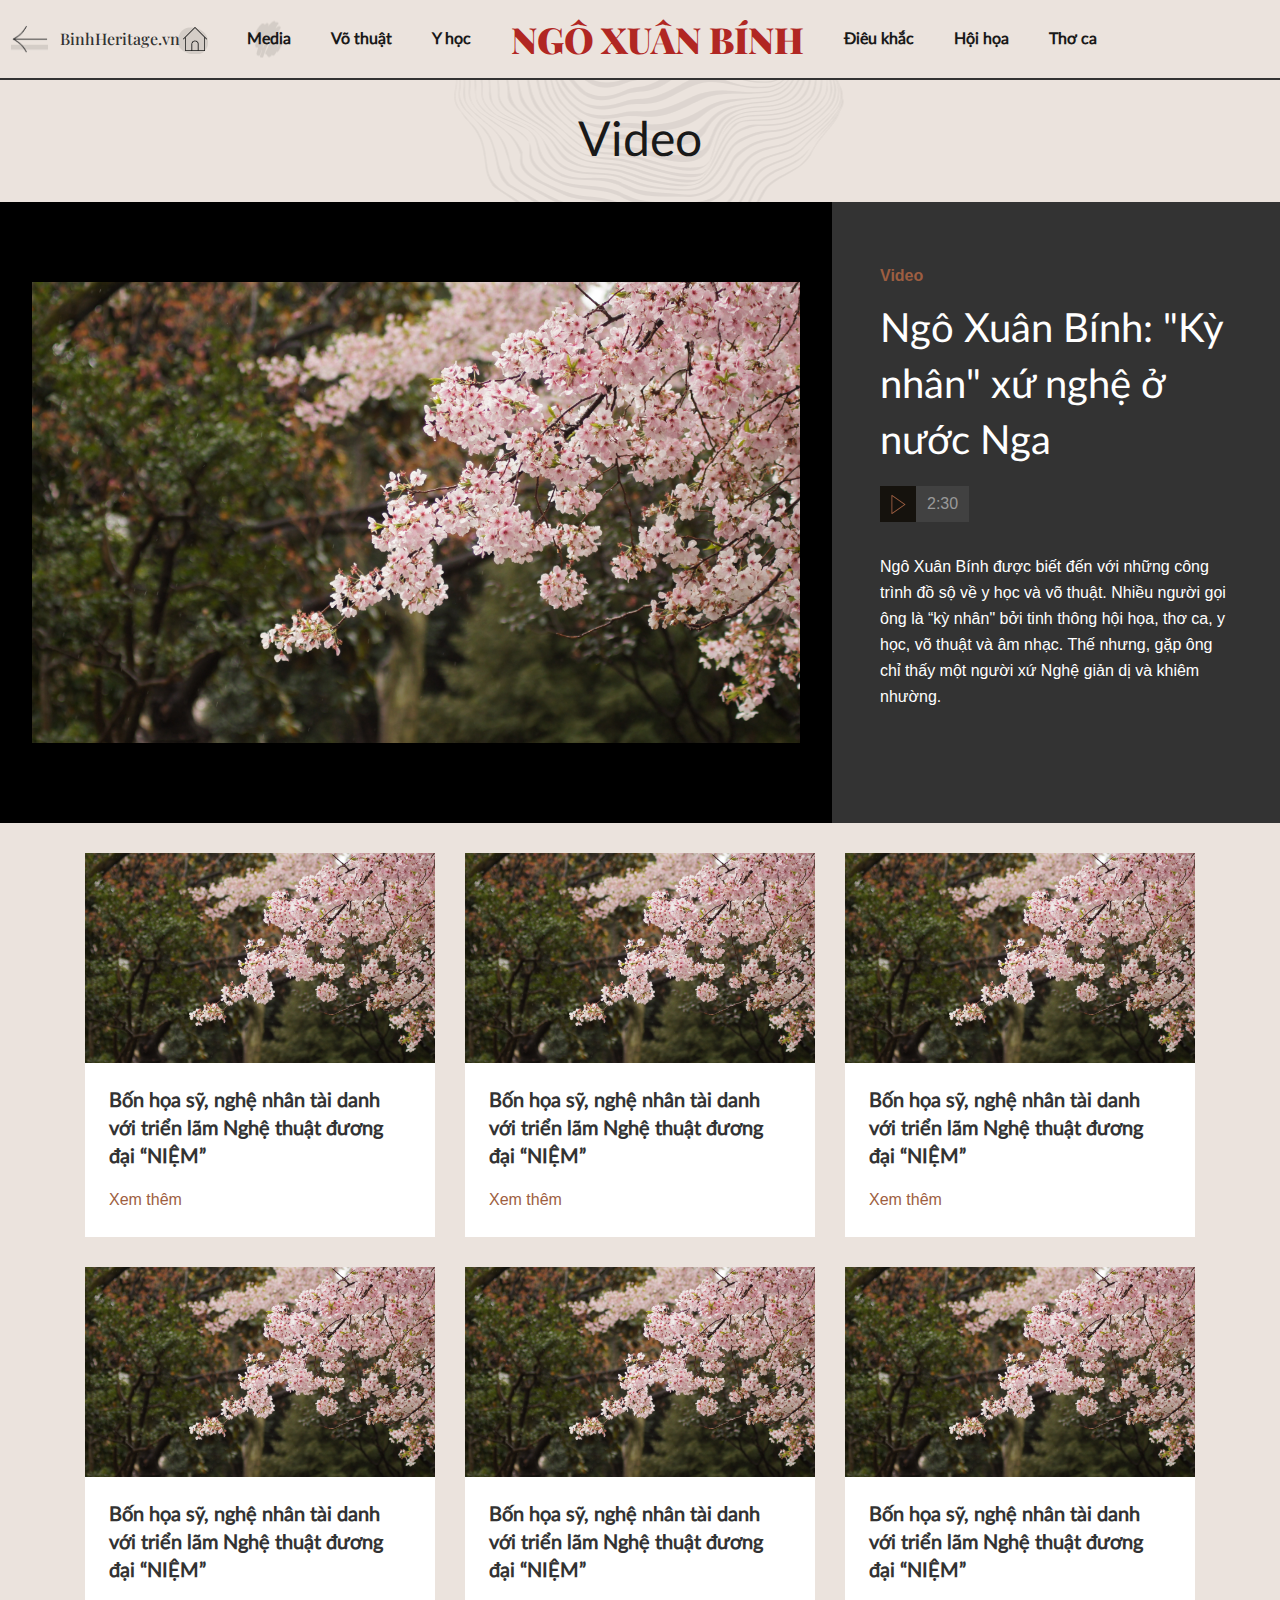
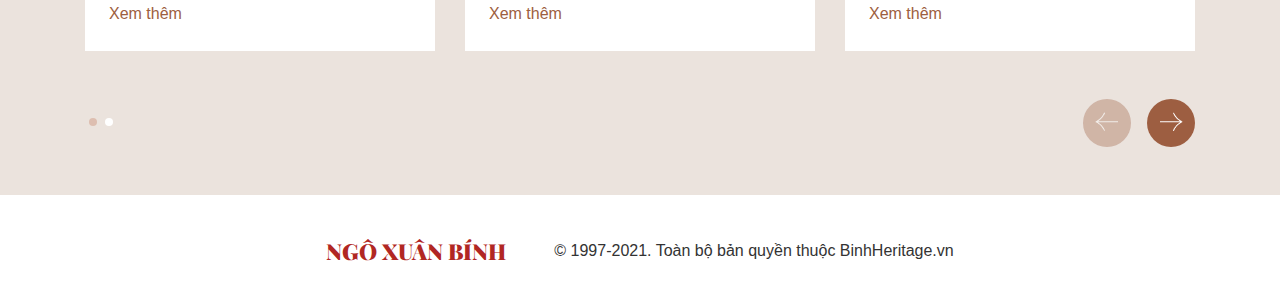
<file: video.html>
<!DOCTYPE html>
<html lang="en">
  <head>
    <meta charset="UTF-8" />
    <meta http-equiv="X-UA-Compatible" content="IE=edge" />
    <meta name="viewport" content="width=device-width, initial-scale=1.0" />
    <link rel="icon" href="./images/logo.png" sizes="32x32">
    <title>Ngo Xuan Binh</title>
    <link rel="preconnect" href="https://fonts.googleapis.com">
    <link rel="preconnect" href="https://fonts.gstatic.com" crossorigin>
    <link href="https://fonts.googleapis.com/css2?family=Playfair+Display:wght@400;500;600;700;800;900&family=Roboto:wght@300;400;500;700&display=swap" rel="stylesheet">
    <link rel="stylesheet" href="./font-awesome/css/all.min.css">
    <link rel="stylesheet" href="https://unpkg.com/swiper@8/swiper-bundle.min.css"/>
    <link rel="stylesheet" href="./css/style.css" />
    <link rel="stylesheet" href="./css/responsive.css" />
    <script src="./jquery/jquery.js"></script>
  </head>

  <body>
    <!-- sub menu -->
    <div class="sub-menu-wrapper">
      <div class="sub-menu">
        <div class="sub-menu custom-scroll">
          <div class="js_close close-sub"><i class="fa-solid fa-xmark"></i></div>
          <ul class="dropdown-menu">
            <!-- item -->
            <li class="dropdown-item fs-14 text-uppercase">
              <a href="#" class="dropdown-item__link">giới thiệu</a>
            </li>
            <!-- end item -->
            <!-- item -->
            <li class="dropdown-item fs-14 text-uppercase">
              <a href="#" class="dropdown-item__link">giới thiệu</a>
            </li>
            <!-- end item -->
            <!-- item -->
            <li class="dropdown-item fs-14 text-uppercase">
              <a href="#" class="dropdown-item__link">giới thiệu</a>
            </li>
            <!-- end item -->
          </ul>
        </div>
      </div>
    </div>
    <!-- end sub menu -->
    
    
    <!-- header -->
    <header id="header" class="">
        <div class="header">
          <section class="header-navbar-pc header-navbar w-1920">
            <div class="nav-heritage">
              <a href="#" class="nav-heritage__link">
                <img src="./images/logo.png" alt="">
                BinhHeritage.vn
              </a>
            </div>
            <ul class="navbar fw-700">
              <li class="navbar-item"><a href="#"><img src="./images/home.png" alt=""></a></li>
              <li class="navbar-item"><a href="#">Media</a></li>
              <li class="navbar-item"><a href="#">Võ thuật</a></li>
              <li class="navbar-item"><a href="#">Y học</a></li>
              <li class="navbar-item"><a href="#">Ngô Xuân Bính</a></li>
              <li class="navbar-item"><a href="#">Điêu khắc</a></li>
              <li class="navbar-item"><a href="#">Hội họa</a></li>
              <li class="navbar-item"><a href="#">Thơ ca</a></li>
            </ul>
          </section>
          <section class="header-navbar-mb d-xl-none d-md-block">
            <div class="menu-bar-icon js_submenu">
              <div class="bar"></div>
            </div>
            <h3 class="header-navbar-mb__logo fs-24 font-primary fw-900 text-uppercase">
              <a href="#" class="text-red-b12">Ngô Xuân Bính</a>
            </h3>
          </section>
        </div>
    </header>
    <!-- end header -->
    <!-- main -->
    <main id="main">
      
      <section class="cate-block">
        <div class="section-container w-1792">
          <!-- title -->
          <h2 class="section__title text-center section__title--cate"><a href="#" class="text-gray-19 fs-48 lh-62">Video</a></h2>
          <!-- end title -->

          <!-- video pc -->
          <div class="d-xl-block d-none">
            <!-- content -->
            <div class="section__content section-video-content ">
                <!-- video primary -->
                <div class="video-page-primary">
                    <div class="section__content section-media">
                        <!-- video -->
                        <div class="media-video">
                          <div class="">
                            <div class="thumb-img">
                                <a href="#" class="thumb-item thumb-5x3">
                                  <img class="" src="./images/2.jpg" alt="">
                                </a>
                            </div>
                          </div>
                        </div>
                        <!-- end video -->
            
                        <!-- sidebar -->
                        <div class="media-sidebar">
                          <!-- content -->
                          <div class="media-sidebar__content">
                            <p class="media-sidebar__category font-secondary text-orange-9d5 fw-700 lh-20">Video</p>
                            <h3 class="media-sidebar__title text-white fs-40 lh-52">Ngô Xuân Bính: "Kỳ nhân" xứ nghệ ở nước Nga</h3>
                            <div class="play-media">
                              <div class="play-media__icon">
                                <svg xmlns="http://www.w3.org/2000/svg" width="15" height="19" viewBox="0 0 15 19" fill="none">
                                  <path d="M14.2409 9.12745L1.14416 0.0796124C1.00552 -0.0158423 0.825777 -0.0257949 0.677648 0.0515641C0.529067 0.129828 0.436035 0.283641 0.436035 0.451931V18.5476C0.436035 18.7159 0.529067 18.8702 0.677648 18.9484C0.743583 18.9828 0.815842 19 0.887648 19C0.977519 19 1.06694 18.9729 1.14416 18.9199L14.2409 9.87209C14.3633 9.78749 14.436 9.64861 14.436 9.49977C14.436 9.35093 14.3629 9.21205 14.2409 9.12745ZM1.33926 17.6863V1.31374L13.1891 9.50022L1.33926 17.6863Z" fill="#9D5E41"></path>
                                  </svg>
                              </div>
                              <span class="play-media__time">2:30</span>
                            </div>
                            <p class="media-sidebar__desc font-secondary text-white lh-26">Ngô Xuân Bính được biết đến với những công trình đồ sộ về y học và võ thuật. Nhiều người gọi ông là “kỳ nhân" bởi tinh thông hội họa, thơ ca, y học, võ thuật và âm nhạc. Thế nhưng, gặp ông chỉ thấy một người xứ Nghệ giản dị và khiêm nhường.</p>
                          </div>
                          <!-- end content -->
                        </div>
                        <!-- end sidebar -->
                      </div>
                </div>
                <!-- end video primary -->
                <!-- video secondary -->
                <div class="video-page-secondary w-1110">
                    <div class="cate-secondary">
                        <div class="cate-secondary-container">
                            <div class="swiper mySwiperCate">
                                <div class="swiper-wrapper js_count">
                                    <!-- item -->
                                    <div class="swiper-slide article-item article-kungfu">
                                        <!-- img  -->
                                        <div class="article-item__img article-kungfu__img">
                                          <div class="">
                                            <div class="thumb-img">
                                                <a href="#" class="thumb-item thumb-5x3">
                                                  <img class="" src="./images/2.jpg" alt="">
                                                </a>
                                            </div>
                                          </div>
                                        </div>
                                        <!-- end img  -->
                                        <!-- content -->
                                        <div class="article-item__content article-kungfu__content">
                                          <h3 class="article-item__title article-kungfu__title fs-20 lh-28 fw-700 mb-16"><a href="#">Bốn họa sỹ, nghệ nhân tài danh với triển lãm Nghệ thuật đương đại “NIỆM”</a></h3>
                                          <a href="#" class="article-item__link article-kungfu__link text-orange-9d5 font-secondary lh-26">Xem thêm</a>
                                        </div>
                                        <!-- end content -->
                                      </div>
                                    <!-- end item -->
                                    <!-- item -->
                                    <div class="swiper-slide article-item article-kungfu">
                                        <!-- img  -->
                                        <div class="article-item__img article-kungfu__img">
                                          <div class="">
                                            <div class="thumb-img">
                                                <a href="#" class="thumb-item thumb-5x3">
                                                  <img class="" src="./images/2.jpg" alt="">
                                                </a>
                                            </div>
                                          </div>
                                        </div>
                                        <!-- end img  -->
                                        <!-- content -->
                                        <div class="article-item__content article-kungfu__content">
                                          <h3 class="article-item__title article-kungfu__title fs-20 lh-28 fw-700 mb-16"><a href="#">Bốn họa sỹ, nghệ nhân tài danh với triển lãm Nghệ thuật đương đại “NIỆM”</a></h3>
                                          <a href="#" class="article-item__link article-kungfu__link text-orange-9d5 font-secondary lh-26">Xem thêm</a>
                                        </div>
                                        <!-- end content -->
                                      </div>
                                    <!-- end item -->
                                    <!-- item -->
                                    <div class="swiper-slide article-item article-kungfu">
                                        <!-- img  -->
                                        <div class="article-item__img article-kungfu__img">
                                          <div class="">
                                            <div class="thumb-img">
                                                <a href="#" class="thumb-item thumb-5x3">
                                                  <img class="" src="./images/2.jpg" alt="">
                                                </a>
                                            </div>
                                          </div>
                                        </div>
                                        <!-- end img  -->
                                        <!-- content -->
                                        <div class="article-item__content article-kungfu__content">
                                          <h3 class="article-item__title article-kungfu__title fs-20 lh-28 fw-700 mb-16"><a href="#">Bốn họa sỹ, nghệ nhân tài danh với triển lãm Nghệ thuật đương đại “NIỆM”</a></h3>
                                          <a href="#" class="article-item__link article-kungfu__link text-orange-9d5 font-secondary lh-26">Xem thêm</a>
                                        </div>
                                        <!-- end content -->
                                      </div>
                                    <!-- end item -->
                                    <!-- item -->
                                    <div class="swiper-slide article-item article-kungfu">
                                        <!-- img  -->
                                        <div class="article-item__img article-kungfu__img">
                                          <div class="">
                                            <div class="thumb-img">
                                                <a href="#" class="thumb-item thumb-5x3">
                                                  <img class="" src="./images/2.jpg" alt="">
                                                </a>
                                            </div>
                                          </div>
                                        </div>
                                        <!-- end img  -->
                                        <!-- content -->
                                        <div class="article-item__content article-kungfu__content">
                                          <h3 class="article-item__title article-kungfu__title fs-20 lh-28 fw-700 mb-16"><a href="#">Bốn họa sỹ, nghệ nhân tài danh với triển lãm Nghệ thuật đương đại “NIỆM”</a></h3>
                                          <a href="#" class="article-item__link article-kungfu__link text-orange-9d5 font-secondary lh-26">Xem thêm</a>
                                        </div>
                                        <!-- end content -->
                                      </div>
                                    <!-- end item -->
                                    <!-- item -->
                                    <div class="swiper-slide article-item article-kungfu">
                                        <!-- img  -->
                                        <div class="article-item__img article-kungfu__img">
                                          <div class="">
                                            <div class="thumb-img">
                                                <a href="#" class="thumb-item thumb-5x3">
                                                  <img class="" src="./images/2.jpg" alt="">
                                                </a>
                                            </div>
                                          </div>
                                        </div>
                                        <!-- end img  -->
                                        <!-- content -->
                                        <div class="article-item__content article-kungfu__content">
                                          <h3 class="article-item__title article-kungfu__title fs-20 lh-28 fw-700 mb-16"><a href="#">Bốn họa sỹ, nghệ nhân tài danh với triển lãm Nghệ thuật đương đại “NIỆM”</a></h3>
                                          <a href="#" class="article-item__link article-kungfu__link text-orange-9d5 font-secondary lh-26">Xem thêm</a>
                                        </div>
                                        <!-- end content -->
                                      </div>
                                    <!-- end item -->
                                    <!-- item -->
                                    <div class="swiper-slide article-item article-kungfu">
                                        <!-- img  -->
                                        <div class="article-item__img article-kungfu__img">
                                          <div class="">
                                            <div class="thumb-img">
                                                <a href="#" class="thumb-item thumb-5x3">
                                                  <img class="" src="./images/2.jpg" alt="">
                                                </a>
                                            </div>
                                          </div>
                                        </div>
                                        <!-- end img  -->
                                        <!-- content -->
                                        <div class="article-item__content article-kungfu__content">
                                          <h3 class="article-item__title article-kungfu__title fs-20 lh-28 fw-700 mb-16"><a href="#">Bốn họa sỹ, nghệ nhân tài danh với triển lãm Nghệ thuật đương đại “NIỆM”</a></h3>
                                          <a href="#" class="article-item__link article-kungfu__link text-orange-9d5 font-secondary lh-26">Xem thêm</a>
                                        </div>
                                        <!-- end content -->
                                      </div>
                                    <!-- end item -->
                                    <!-- item -->
                                    <div class="swiper-slide article-item article-kungfu">
                                        <!-- img  -->
                                        <div class="article-item__img article-kungfu__img">
                                          <div class="">
                                            <div class="thumb-img">
                                                <a href="#" class="thumb-item thumb-5x3">
                                                  <img class="" src="./images/2.jpg" alt="">
                                                </a>
                                            </div>
                                          </div>
                                        </div>
                                        <!-- end img  -->
                                        <!-- content -->
                                        <div class="article-item__content article-kungfu__content">
                                          <h3 class="article-item__title article-kungfu__title fs-20 lh-28 fw-700 mb-16"><a href="#">Bốn họa sỹ, nghệ nhân tài danh với triển lãm Nghệ thuật đương đại “NIỆM”</a></h3>
                                          <a href="#" class="article-item__link article-kungfu__link text-orange-9d5 font-secondary lh-26">Xem thêm</a>
                                        </div>
                                        <!-- end content -->
                                      </div>
                                    <!-- end item -->
                                    <!-- item -->
                                    <div class="swiper-slide article-item article-kungfu">
                                        <!-- img  -->
                                        <div class="article-item__img article-kungfu__img">
                                          <div class="">
                                            <div class="thumb-img">
                                                <a href="#" class="thumb-item thumb-5x3">
                                                  <img class="" src="./images/2.jpg" alt="">
                                                </a>
                                            </div>
                                          </div>
                                        </div>
                                        <!-- end img  -->
                                        <!-- content -->
                                        <div class="article-item__content article-kungfu__content">
                                          <h3 class="article-item__title article-kungfu__title fs-20 lh-28 fw-700 mb-16"><a href="#">Bốn họa sỹ, nghệ nhân tài danh với triển lãm Nghệ thuật đương đại “NIỆM”</a></h3>
                                          <a href="#" class="article-item__link article-kungfu__link text-orange-9d5 font-secondary lh-26">Xem thêm</a>
                                        </div>
                                        <!-- end content -->
                                      </div>
                                    <!-- end item -->
                                </div>
                            </div>
                        </div>
                        <!-- footer karma -->
                        <div class="footer-karma footer-cate">
                          <!-- pagination -->
                        <div class="swiper-pagination swiper-pagination8"></div>
                        <!-- end pagination -->
                        <div class="h-48px"></div>
                        <!-- next prev -->
                        <div class="swiper-button-next swiper-button-next8"></div>
                        <div class="swiper-button-prev swiper-button-prev8"></div>
                        <!-- end next prev -->
                        </div>
                        <!-- end footer karma -->
                    </div>
                </div>
                <!-- end video secondary -->
            </div>
            <!-- end content -->
          </div>
          <!-- end video pc -->

          <!-- video mobile -->
          <div class="d-xl-none d-block">
            <div class="section__content section-people-karma-mb section__content-cate">
                <!-- item -->
                <div class="video-thumb mb-16">
                    <!-- img  -->
                    <div class="video-thumb__img">
                      <div class="">
                        <div class="thumb-img">
                            <a href="#" class="thumb-item thumb-5x3">
                              <img class="" src="./images/2.jpg" alt="">
                            </a>
                            <div class="play-media play-media--small play-media--mb">
                              <div class="play-media__icon play-media__icon--small">
                                <svg xmlns="http://www.w3.org/2000/svg" width="17" height="24" viewBox="0 0 15 19" fill="none">
                                  <path d="M14.2409 9.12745L1.14416 0.0796124C1.00552 -0.0158423 0.825777 -0.0257949 0.677648 0.0515641C0.529067 0.129828 0.436035 0.283641 0.436035 0.451931V18.5476C0.436035 18.7159 0.529067 18.8702 0.677648 18.9484C0.743583 18.9828 0.815842 19 0.887648 19C0.977519 19 1.06694 18.9729 1.14416 18.9199L14.2409 9.87209C14.3633 9.78749 14.436 9.64861 14.436 9.49977C14.436 9.35093 14.3629 9.21205 14.2409 9.12745ZM1.33926 17.6863V1.31374L13.1891 9.50022L1.33926 17.6863Z" fill="#9D5E41"></path>
                                  </svg>
                              </div>
                            </div>
                        </div>
                      </div>
                    </div>
                    <!-- end img  -->
                    <!-- text -->
                    <div class="video-thumb__text">
                      <h3 class="video-thumb__title fs-18 mb-16 fw-600"><a href="#" class=" text-white lh-24">Ngô Xuân Bính: “Kỳ nhân” xứ Nghệ ở nước Nga</a></h3>
                      <div class="play-media play-video">
                        <div class="play-media__icon">
                          <svg xmlns="http://www.w3.org/2000/svg" width="15" height="19" viewBox="0 0 15 19" fill="none">
                            <path d="M14.2409 9.12745L1.14416 0.0796124C1.00552 -0.0158423 0.825777 -0.0257949 0.677648 0.0515641C0.529067 0.129828 0.436035 0.283641 0.436035 0.451931V18.5476C0.436035 18.7159 0.529067 18.8702 0.677648 18.9484C0.743583 18.9828 0.815842 19 0.887648 19C0.977519 19 1.06694 18.9729 1.14416 18.9199L14.2409 9.87209C14.3633 9.78749 14.436 9.64861 14.436 9.49977C14.436 9.35093 14.3629 9.21205 14.2409 9.12745ZM1.33926 17.6863V1.31374L13.1891 9.50022L1.33926 17.6863Z" fill="#9D5E41"></path>
                            </svg>
                        </div>
                        <span class="play-media__time">2:30</span>
                      </div>
                      <p class="media-sidebar__desc font-secondary text-white lh-20 fs-14 mb-16">Ngô Xuân Bính được biết đến với những công trình đồ sộ về y học và võ thuật. Nhiều người gọi ông là “kỳ nhân" bởi tinh thông hội họa, thơ ca, y học, võ thuật và âm nhạc. Thế nhưng, gặp ông chỉ thấy một người xứ Nghệ giản dị và khiêm nhường.</p>
                    </div>
                    <!-- end text -->
                </div>
                <!-- end item -->
                <!-- item -->
                <div class="video-thumb mb-16">
                    <!-- img  -->
                    <div class="video-thumb__img">
                      <div class="">
                        <div class="thumb-img">
                            <a href="#" class="thumb-item thumb-5x3">
                              <img class="" src="./images/2.jpg" alt="">
                            </a>
                            <div class="play-media play-media--small play-media--mb">
                              <div class="play-media__icon play-media__icon--small">
                                <svg xmlns="http://www.w3.org/2000/svg" width="17" height="24" viewBox="0 0 15 19" fill="none">
                                  <path d="M14.2409 9.12745L1.14416 0.0796124C1.00552 -0.0158423 0.825777 -0.0257949 0.677648 0.0515641C0.529067 0.129828 0.436035 0.283641 0.436035 0.451931V18.5476C0.436035 18.7159 0.529067 18.8702 0.677648 18.9484C0.743583 18.9828 0.815842 19 0.887648 19C0.977519 19 1.06694 18.9729 1.14416 18.9199L14.2409 9.87209C14.3633 9.78749 14.436 9.64861 14.436 9.49977C14.436 9.35093 14.3629 9.21205 14.2409 9.12745ZM1.33926 17.6863V1.31374L13.1891 9.50022L1.33926 17.6863Z" fill="#9D5E41"></path>
                                  </svg>
                              </div>
                            </div>
                        </div>
                      </div>
                    </div>
                    <!-- end img  -->
                    <!-- text -->
                    <div class="video-thumb__text">
                      <h3 class="video-thumb__title fs-18 mb-16 fw-600"><a href="#" class=" text-white lh-24">Ngô Xuân Bính: “Kỳ nhân” xứ Nghệ ở nước Nga</a></h3>
                      <div class="play-media play-video">
                        <div class="play-media__icon">
                          <svg xmlns="http://www.w3.org/2000/svg" width="15" height="19" viewBox="0 0 15 19" fill="none">
                            <path d="M14.2409 9.12745L1.14416 0.0796124C1.00552 -0.0158423 0.825777 -0.0257949 0.677648 0.0515641C0.529067 0.129828 0.436035 0.283641 0.436035 0.451931V18.5476C0.436035 18.7159 0.529067 18.8702 0.677648 18.9484C0.743583 18.9828 0.815842 19 0.887648 19C0.977519 19 1.06694 18.9729 1.14416 18.9199L14.2409 9.87209C14.3633 9.78749 14.436 9.64861 14.436 9.49977C14.436 9.35093 14.3629 9.21205 14.2409 9.12745ZM1.33926 17.6863V1.31374L13.1891 9.50022L1.33926 17.6863Z" fill="#9D5E41"></path>
                            </svg>
                        </div>
                        <span class="play-media__time">2:30</span>
                      </div>
                      <p class="media-sidebar__desc font-secondary text-white lh-20 fs-14 mb-16">Ngô Xuân Bính được biết đến với những công trình đồ sộ về y học và võ thuật. Nhiều người gọi ông là “kỳ nhân" bởi tinh thông hội họa, thơ ca, y học, võ thuật và âm nhạc. Thế nhưng, gặp ông chỉ thấy một người xứ Nghệ giản dị và khiêm nhường.</p>
                    </div>
                    <!-- end text -->
                </div>
                <!-- end item -->
                <!-- item -->
                <div class="video-thumb mb-16">
                    <!-- img  -->
                    <div class="video-thumb__img">
                      <div class="">
                        <div class="thumb-img">
                            <a href="#" class="thumb-item thumb-5x3">
                              <img class="" src="./images/2.jpg" alt="">
                            </a>
                            <div class="play-media play-media--small play-media--mb">
                              <div class="play-media__icon play-media__icon--small">
                                <svg xmlns="http://www.w3.org/2000/svg" width="17" height="24" viewBox="0 0 15 19" fill="none">
                                  <path d="M14.2409 9.12745L1.14416 0.0796124C1.00552 -0.0158423 0.825777 -0.0257949 0.677648 0.0515641C0.529067 0.129828 0.436035 0.283641 0.436035 0.451931V18.5476C0.436035 18.7159 0.529067 18.8702 0.677648 18.9484C0.743583 18.9828 0.815842 19 0.887648 19C0.977519 19 1.06694 18.9729 1.14416 18.9199L14.2409 9.87209C14.3633 9.78749 14.436 9.64861 14.436 9.49977C14.436 9.35093 14.3629 9.21205 14.2409 9.12745ZM1.33926 17.6863V1.31374L13.1891 9.50022L1.33926 17.6863Z" fill="#9D5E41"></path>
                                  </svg>
                              </div>
                            </div>
                        </div>
                      </div>
                    </div>
                    <!-- end img  -->
                    <!-- text -->
                    <div class="video-thumb__text">
                      <h3 class="video-thumb__title fs-18 mb-16 fw-600"><a href="#" class=" text-white lh-24">Ngô Xuân Bính: “Kỳ nhân” xứ Nghệ ở nước Nga</a></h3>
                      <div class="play-media play-video">
                        <div class="play-media__icon">
                          <svg xmlns="http://www.w3.org/2000/svg" width="15" height="19" viewBox="0 0 15 19" fill="none">
                            <path d="M14.2409 9.12745L1.14416 0.0796124C1.00552 -0.0158423 0.825777 -0.0257949 0.677648 0.0515641C0.529067 0.129828 0.436035 0.283641 0.436035 0.451931V18.5476C0.436035 18.7159 0.529067 18.8702 0.677648 18.9484C0.743583 18.9828 0.815842 19 0.887648 19C0.977519 19 1.06694 18.9729 1.14416 18.9199L14.2409 9.87209C14.3633 9.78749 14.436 9.64861 14.436 9.49977C14.436 9.35093 14.3629 9.21205 14.2409 9.12745ZM1.33926 17.6863V1.31374L13.1891 9.50022L1.33926 17.6863Z" fill="#9D5E41"></path>
                            </svg>
                        </div>
                        <span class="play-media__time">2:30</span>
                      </div>
                      <p class="media-sidebar__desc font-secondary text-white lh-20 fs-14 mb-16">Ngô Xuân Bính được biết đến với những công trình đồ sộ về y học và võ thuật. Nhiều người gọi ông là “kỳ nhân" bởi tinh thông hội họa, thơ ca, y học, võ thuật và âm nhạc. Thế nhưng, gặp ông chỉ thấy một người xứ Nghệ giản dị và khiêm nhường.</p>
                    </div>
                    <!-- end text -->
                </div>
                <!-- end item -->
              
              <button class="btn btn-read-more round-99 btn-secondary mx-auto mt-16 mb-24">
                <a href="#" class="btn-link">
                  Xem thêm <img src="./images/arrow-brown.png" alt="" class="btn-img">
                </a>
              </button>
            </div>
          </div>
          <!-- end video mobile -->
        </div>
      </section>

    </main>
    <!-- end main -->
    <!-- footer -->
    <footer id="footer" class="bg-white">
      <div class="footer-block">
        <h3 class="footer-item footer-logo font-primary text-uppercase fw-900"><a href="#" class=" text-red-b12 fs-22 lh-36">Ngô xuân bính</a></h3>
        <p class="footer-item footer-param lh-22 font-secondary">© 1997-2021. Toàn bộ bản quyền thuộc BinhHeritage.vn</p>
      </div>
    </footer>
    <!-- end footer -->
    <script src="https://unpkg.com/swiper@8/swiper-bundle.min.js"></script>
    <script src="./js/main.js"></script>
  </body>
</html>
</file>
<file: css/style.css>
@charset "UTF-8";
@font-face {
  font-family: "Lato";
  src: url("../font/LatoRegular.ttf");
}
@font-face {
  font-family: "Lato-medium";
  src: url("../font/LatoMedium.ttf");
}
@font-face {
  font-family: "Lato-bold";
  src: url("../font/LatoBold.ttf");
}
html {
  box-sizing: border-box;
  scroll-behavior: smooth;
}

* {
  margin: 0;
  padding: 0;
}

*,
*:before,
*:after {
  box-sizing: border-box;
}

body {
  font-family: "Lato", sans-serif;
  font-size: 1rem;
  font-weight: 400;
  font-style: normal;
  line-height: 1.4;
  color: #333;
  background-color: #ebe3dd;
  box-sizing: border-box;
}

h1, h2, h3, h4, h5, h6 {
  font-weight: normal;
  font-size: 1rem;
}

input,
textarea,
select,
button {
  outline: none;
  font-family: "Lato", sans-serif;
  border: 0;
}

input {
  line-height: normal;
}

label,
button {
  cursor: pointer;
}

a {
  text-decoration: none;
  color: #333;
}

a:hover {
  text-decoration: none;
  color: #009ef7;
  transition: color 0.2s;
  -webkit-transition: color 0.2s;
  -moz-transition: color 0.2s;
  -ms-transition: color 0.2s;
  -o-transition: color 0.2s;
}

img {
  display: block;
  max-width: 100%;
}

.mx-auto {
  margin: auto;
}

li {
  list-style: none;
}

/*===========================================================================*/
.font-primary {
  font-family: "Playfair Display", serif;
}

.font-secondary {
  font-family: "Arial", sans-serif;
}

.font-robo {
  font-family: "Roboto", sans-serif;
}

/*===========================================================================*/
.w-1080 {
  max-width: 67.5rem;
  margin: 0 auto;
}

.w-1110 {
  max-width: 69.375rem;
  margin: 0 auto;
}

.w-1792 {
  max-width: 112rem;
  margin: 0 auto;
}

.w-1920 {
  max-width: 120rem;
  margin: 0 auto;
}

.w-100 {
  width: 100%;
}

/*===========================================================================*/
.fs-10 {
  font-size: 0.625rem;
}

.fs-11 {
  font-size: 0.6875rem;
}

.fs-12 {
  font-size: 0.75rem;
}

.fs-13 {
  font-size: 0.8125rem;
}

.fs-14 {
  font-size: 0.875rem;
}

.fs-15 {
  font-size: 0.9375rem;
}

.fs-16 {
  font-size: 1rem;
}

.fs-17 {
  font-size: 1.0625rem;
}

.fs-18 {
  font-size: 1.125rem;
}

.fs-20 {
  font-size: 1.25rem;
}

.fs-21 {
  font-size: 1.3125rem;
}

.fs-22 {
  font-size: 1.375rem;
}

.fs-23 {
  font-size: 1.4375rem;
}

.fs-24 {
  font-size: 1.5rem;
}

.fs-25 {
  font-size: 1.5625rem;
}

.fs-26 {
  font-size: 1.625rem;
}

.fs-28 {
  font-size: 1.75rem;
}

.fs-30 {
  font-size: 1.875rem;
}

.fs-32 {
  font-size: 2rem;
}

.fs-36 {
  font-size: 2.25rem;
}

.fs-40 {
  font-size: 2.5rem;
}

.fs-48 {
  font-size: 3rem;
}

/*=================================================================*/
.thumb-img {
  position: relative;
  height: 100%;
  overflow: hidden;
}

.thumb-item {
  display: block;
  width: 100%;
  height: 100%;
  position: relative;
}

.thumb-5x3 {
  padding-bottom: 60%;
}

.thumb-6x3 {
  padding-bottom: 70%;
}

.thumb-item img {
  position: absolute;
  top: 0;
  left: 0;
  width: 100%;
  height: 100%;
  object-fit: cover;
}

/*=================================================================*/
.text-white {
  color: #fff;
}

.text-black {
  color: #000;
}

.text-gray-33 {
  color: #333;
}

.text-gray-66 {
  color: #666;
}

.text-gray-75 {
  color: #757575;
}

.text-gray-d4c {
  color: #D4CDC7;
}

.text-gray-4f {
  color: #4F4F4F;
}

.text-gray-6b {
  color: #6B6B6B;
}

.text-gray-19 {
  color: #191919;
}

.text-red-b12 {
  color: #B12723;
}

.text-orange-9d5 {
  color: #9D5E41;
}

/*=================================================================*/
.bg-white {
  background: #fff;
}

.bg-orange-e9 {
  background: #E9D6CE;
}

.bg-orange-ebe {
  background: #ebe3dd;
}

.bg-red-b12 {
  background: #B12723;
}

/*=================================================================*/
.fw-300 {
  font-weight: 300;
}

.fw-500 {
  font-weight: 500;
}

.fw-600 {
  font-weight: 600;
}

.fw-700 {
  font-weight: 700;
}

.fw-800 {
  font-weight: 800;
}

.fw-900 {
  font-weight: 900;
}

/*=================================================================*/
.pt-4 {
  padding-top: 0.25rem;
}

.pb-4 {
  padding-bottom: 0.25rem;
}

.pl-4 {
  padding-left: 0.25rem;
}

.pr-4 {
  padding-right: 0.25rem;
}

.py-4 {
  padding-top: 0.25rem;
  padding-bottom: 0.25rem;
}

.px-4 {
  padding-left: 0.25rem;
  padding-right: 0.25rem;
}

.p-4 {
  padding: 0.25rem;
}

.mt-4 {
  margin-top: 0.25rem;
}

.mb-4 {
  margin-bottom: 0.25rem;
}

.ml-4 {
  margin-left: 0.25rem;
}

.mr-4 {
  margin-right: 0.25rem;
}

.my-4 {
  margin-top: 0.25rem;
  margin-bottom: 0.25rem;
}

.mx-4 {
  margin-left: 0.25rem;
  margin-right: 0.25rem;
}

.m-4 {
  margin: 0.25rem;
}

/*=================================================================*/
.pt-10 {
  padding-top: 0.625rem;
}

.pb-10 {
  padding-bottom: 0.625rem;
}

.pl-10 {
  padding-left: 0.625rem;
}

.pr-10 {
  padding-right: 0.625rem;
}

.py-10 {
  padding-top: 0.625rem;
  padding-bottom: 0.625rem;
}

.px-10 {
  padding-left: 0.625rem;
  padding-right: 0.625rem;
}

.p-10 {
  padding: 0.625rem;
}

.mt-10 {
  margin-top: 0.625rem;
}

.mb-10 {
  margin-bottom: 0.625rem;
}

.ml-10 {
  margin-left: 0.625rem;
}

.mr-10 {
  margin-right: 0.625rem;
}

.my-10 {
  margin-top: 0.625rem;
  margin-bottom: 0.625rem;
}

.mx-10 {
  margin-left: 0.625rem;
  margin-right: 0.625rem;
}

.m-10 {
  margin: 0.625rem;
}

/*=================================================================*/
.pt-12 {
  padding-top: 0.75rem;
}

.pb-12 {
  padding-bottom: 0.75rem;
}

.pl-12 {
  padding-left: 0.75rem;
}

.pr-12 {
  padding-right: 0.75rem;
}

.py-12 {
  padding-top: 0.75rem;
  padding-bottom: 0.75rem;
}

.px-12 {
  padding-left: 0.75rem;
  padding-right: 0.75rem;
}

.p-12 {
  padding: 0.75rem;
}

.mt-12 {
  margin-top: 0.75rem;
}

.mb-12 {
  margin-bottom: 0.75rem;
}

.ml-12 {
  margin-left: 0.75rem;
}

.mr-12 {
  margin-right: 0.75rem;
}

.my-12 {
  margin-top: 0.75rem;
  margin-bottom: 0.75rem;
}

.mx-12 {
  margin-left: 0.75rem;
  margin-right: 0.75rem;
}

.m-12 {
  margin: 0.75rem;
}

/*=================================================================*/
.pt-15 {
  padding-top: 0.9375rem;
}

.pb-15 {
  padding-bottom: 0.9375rem;
}

.pl-15 {
  padding-left: 0.9375rem;
}

.pr-15 {
  padding-right: 0.9375rem;
}

.py-15 {
  padding-top: 0.9375rem;
  padding-bottom: 0.9375rem;
}

.px-15 {
  padding-left: 0.9375rem;
  padding-right: 0.9375rem;
}

.p-15 {
  padding: 0.9375rem;
}

.mt-15 {
  margin-top: 0.9375rem;
}

.mb-15 {
  margin-bottom: 0.9375rem;
}

.ml-15 {
  margin-left: 0.9375rem;
}

.mr-15 {
  margin-right: 0.9375rem;
}

.my-15 {
  margin-top: 0.9375rem;
  margin-bottom: 0.9375rem;
}

.mx-15 {
  margin-left: 0.9375rem;
  margin-right: 0.9375rem;
}

.m-15 {
  margin: 0.9375rem;
}

/*=================================================================*/
.pt-16 {
  padding-top: 1rem;
}

.pb-16 {
  padding-bottom: 1rem;
}

.pl-16 {
  padding-left: 1rem;
}

.pr-16 {
  padding-right: 1rem;
}

.py-16 {
  padding-top: 1rem;
  padding-bottom: 1rem;
}

.px-16 {
  padding-left: 1rem;
  padding-right: 1rem;
}

.p-16 {
  padding: 1rem;
}

.mt-16 {
  margin-top: 1rem;
}

.mb-16 {
  margin-bottom: 1rem;
}

.ml-16 {
  margin-left: 1rem;
}

.mr-16 {
  margin-right: 1rem;
}

.my-16 {
  margin-top: 1rem;
  margin-bottom: 1rem;
}

.mx-16 {
  margin-left: 1rem;
  margin-right: 1rem;
}

.m-16 {
  margin: 1rem;
}

/*=================================================================*/
.pt-20 {
  padding-top: 1.25rem;
}

.pb-20 {
  padding-bottom: 1.25rem;
}

.pl-20 {
  padding-left: 1.25rem;
}

.pr-20 {
  padding-right: 1.25rem;
}

.py-20 {
  padding-top: 1.25rem;
  padding-bottom: 1.25rem;
}

.px-20 {
  padding-left: 1.25rem;
  padding-right: 1.25rem;
}

.p-20 {
  padding: 1.25rem;
}

.mt-20 {
  margin-top: 1.25rem;
}

.mb-20 {
  margin-bottom: 1.25rem;
}

.ml-20 {
  margin-left: 1.25rem;
}

.mr-20 {
  margin-right: 1.25rem;
}

.my-20 {
  margin-top: 1.25rem;
  margin-bottom: 1.25rem;
}

.mx-20 {
  margin-left: 1.25rem;
  margin-right: 1.25rem;
}

.m-20 {
  margin: 1.25rem;
}

/*=================================================================*/
.pt-24 {
  padding-top: 1.5rem;
}

.pb-24 {
  padding-bottom: 1.5rem;
}

.pl-24 {
  padding-left: 1.5rem;
}

.pr-24 {
  padding-right: 1.5rem;
}

.py-24 {
  padding-top: 1.5rem;
  padding-bottom: 1.5rem;
}

.px-24 {
  padding-left: 1.5rem;
  padding-right: 1.5rem;
}

.p-24 {
  padding: 1.5rem;
}

.mt-24 {
  margin-top: 1.5rem;
}

.mb-24 {
  margin-bottom: 1.5rem;
}

.ml-24 {
  margin-left: 1.5rem;
}

.mr-24 {
  margin-right: 1.5rem;
}

.my-24 {
  margin-top: 1.5rem;
  margin-bottom: 1.5rem;
}

.mx-24 {
  margin-left: 1.5rem;
  margin-right: 1.5rem;
}

.m-24 {
  margin: 1.5rem;
}

/*=================================================================*/
.form-control {
  width: 100%;
}

/*=================================================================*/
.round-99 {
  border-radius: 999px;
  -webkit-border-radius: 999px;
  -moz-border-radius: 999px;
  -ms-border-radius: 999px;
  -o-border-radius: 999px;
}

.round-8 {
  border-radius: 0.5rem;
  -webkit-border-radius: 0.5rem;
  -moz-border-radius: 0.5rem;
  -ms-border-radius: 0.5rem;
  -o-border-radius: 0.5rem;
}

.round-10 {
  border-radius: 0.625rem;
  -webkit-border-radius: 0.625rem;
  -moz-border-radius: 0.625rem;
  -ms-border-radius: 0.625rem;
  -o-border-radius: 0.625rem;
}

.round-20 {
  border-radius: 1.25rem;
  -webkit-border-radius: 1.25rem;
  -moz-border-radius: 1.25rem;
  -ms-border-radius: 1.25rem;
  -o-border-radius: 1.25rem;
}

.round-50 {
  border-radius: 50%;
  -webkit-border-radius: 50%;
  -moz-border-radius: 50%;
  -ms-border-radius: 50%;
  -o-border-radius: 50%;
}

/*=================================================================*/
.fix-text {
  display: -webkit-box;
  -webkit-line-clamp: 1;
  -webkit-box-orient: vertical;
  overflow: hidden;
  text-overflow: ellipsis;
}

.fix-text2 {
  display: -webkit-box;
  -webkit-line-clamp: 2;
  -webkit-box-orient: vertical;
  overflow: hidden;
  text-overflow: ellipsis;
}

.fix-text3 {
  display: -webkit-box;
  -webkit-line-clamp: 3;
  -webkit-box-orient: vertical;
  overflow: hidden;
  text-overflow: ellipsis;
}

/*=================================================================*/
.lh-15 {
  line-height: 0.9375rem;
}

.lh-19 {
  line-height: 1.1875rem;
}

.lh-20 {
  line-height: 1.25rem;
}

.lh-22 {
  line-height: 1.375rem;
}

.lh-24 {
  line-height: 1.5rem;
}

.lh-26 {
  line-height: 1.625rem;
}

.lh-28 {
  line-height: 1.75rem;
}

.lh-32 {
  line-height: 2rem;
}

.lh-34 {
  line-height: 2.125rem;
}

.lh-36 {
  line-height: 2.25rem;
}

.lh-42 {
  line-height: 2.625rem;
}

.lh-46 {
  line-height: 2.875rem;
}

.lh-56 {
  line-height: 3.5rem;
}

.lh-62 {
  line-height: 3.875rem;
}

/*=================================================================*/
.align-items-center {
  align-items: center;
}

.justify-content-between {
  justify-content: space-between;
}

.justify-content-center {
  justify-content: center;
}

.justify-content-around {
  justify-content: space-around;
}

/*=================================================================*/
.text-center {
  text-align: center;
}

.text-left {
  text-align: left;
}

.text-right {
  text-align: right;
}

/*=================================================================*/
.d-xl-block {
  display: block;
}

.d-xl-none {
  display: none;
}

.d-xl-flex {
  display: flex;
}

.flex-0 {
  flex-shrink: 0;
}

.flex-1 {
  flex: 1;
}

/*=================================================================*/
.position-relative {
  position: relative;
}

.position-absolute {
  position: absolute;
}

/*=================================================================*/
.text-uppercase {
  text-transform: uppercase;
}

/*=================================================================*/
.btn {
  cursor: pointer;
  display: inline-flex;
  align-items: center;
  justify-content: center;
  background: transparent;
  border-color: #fff;
  box-shadow: none;
  color: #333;
  outline: none;
}

#header {
  position: relative;
  z-index: 1000;
  background-color: #ebe3dd;
}

.nav-heritage__link {
  display: flex;
  align-items: center;
  font-weight: 500;
  font-family: "Playfair Display", serif;
}

.nav-heritage__link img {
  width: 37px;
  height: auto;
  margin-right: 0.75rem;
}

.header-navbar {
  width: calc(100% - 128px);
  position: relative;
  border-bottom: 2px solid #333;
  padding: 10px 11px;
}

.nav-heritage {
  position: absolute;
  top: 50%;
  left: 11px;
  transform: translateY(-50%);
}

.navbar {
  display: flex;
  align-items: center;
  justify-content: center;
}

.navbar-item {
  position: relative;
}

.navbar-item + .navbar-item {
  margin-left: 3rem;
}

.navbar-item a {
  color: #191919;
}

.navbar-item:nth-child(5) {
  font-family: "Playfair Display", serif;
  font-size: 2.25rem;
  text-transform: uppercase;
  font-weight: 900;
}

.navbar-item:nth-child(5) a {
  line-height: 58px;
  color: #B12723;
}

.navbar-item:first-child::before {
  position: absolute;
  content: "";
  width: 30px;
  height: 27px;
  left: -5px;
  background-repeat: no-repeat;
  z-index: -1;
  background-image: url(../images/wave3.png);
}

.navbar-item:nth-child(2)::before {
  position: absolute;
  content: "";
  background-repeat: no-repeat;
  z-index: -1;
  width: 28px;
  height: 37px;
  background-image: url(../images/wave2.png);
  top: 50%;
  left: 50%;
  transform: translate(-50%, -50%);
}

/*=================================================================== intro*/
.main-intro-block {
  background-image: url("../images/bg-3.png");
  background-repeat: no-repeat;
  background-size: auto;
  padding: 5rem 0 11.25rem;
}

.main-intro {
  background-color: #ebe3dd;
  padding: 2rem 2rem 2rem 4rem;
  display: flex;
}

.main-intro-content {
  padding-right: 5rem;
}

.main-intro-img {
  flex: 0 0 65%;
}

.main-intro__title {
  font-size: 5rem;
  line-height: 5rem;
  font-weight: bold;
  margin-bottom: 1.25rem;
}

.main-intro__name {
  font-size: 3.5rem;
  line-height: 4.5rem;
  margin-bottom: 1.5rem;
}

.btn {
  min-width: 228px;
  background-color: currentColor;
  border: 1px solid currentColor;
  display: block;
  position: relative;
  z-index: 12;
}

.btn .btn-link {
  display: flex;
  align-items: center;
  justify-content: center;
  font-size: 1rem;
  width: 100%;
  height: 100%;
}

.btn-read-more {
  height: 3rem;
}

.btn-primary {
  color: #B12723;
}

.btn-secondary {
  background-color: transparent;
  color: #B12723;
}

.btn-primary .btn-link {
  color: #F9F0E3;
}

.btn-secondary .btn-link {
  color: #B12723;
}

.btn-img {
  margin-left: 0.8rem;
  transition: transform 0.2s linear;
  -webkit-transition: transform 0.2s linear;
  -moz-transition: transform 0.2s linear;
  -ms-transition: transform 0.2s linear;
  -o-transition: transform 0.2s linear;
}

.btn:hover .btn-img {
  transform: translateX(10px);
  -webkit-transform: translateX(10px);
  -moz-transform: translateX(10px);
  -ms-transform: translateX(10px);
  -o-transform: translateX(10px);
}

/*=================================================================== section*/
.section-block {
  margin-top: 3.75rem;
}

.section__content {
  background-color: #E9D6CE;
  position: relative;
}

.section__content.p-64 {
  padding: 4rem;
}

.section__title {
  margin-bottom: 1.875rem;
}

.section-media {
  display: flex;
  background-color: #000;
}

.media-video {
  flex: 0 0 65%;
  background-color: #000;
  padding: 5rem 2rem;
}

.media-sidebar {
  flex: 1 1;
  background-color: #333;
  padding: 4rem 3rem;
  display: flex;
  flex-direction: column;
  justify-content: space-between;
}

.media-sidebar__category {
  color: #9D5E41;
}

.media-sidebar__title {
  margin-top: 1rem;
}

.play-media {
  margin: 1rem 0 2rem;
  display: flex;
  align-items: center;
}

.play-media__icon {
  width: 2.25rem;
  height: 2.25rem;
  background-color: #15120D;
  display: flex;
  align-items: center;
  justify-content: center;
  cursor: pointer;
}

.play-media__icon--small {
  width: 1.75rem;
  height: 1.75rem;
  background-color: #414141;
}

.play-media__icon--small path {
  fill: #CEB796;
}

.play-media__time {
  height: 2.25rem;
  background-color: #414141;
  padding: 5px 11px;
  display: inline-flex;
  align-items: center;
  justify-content: center;
  color: #999;
  font-family: "Arial", sans-serif;
}

.play-media__time--small {
  height: 1.75rem;
  font-size: 0.875rem;
  background-color: #000;
}

.list-video-thumb {
  display: grid;
  grid-template-columns: repeat(2, 1fr);
  grid-gap: 3rem;
  padding-top: 3.5rem;
  border-top: 2px solid #9D5E41;
}

.video-thumb__text {
  margin-top: 1rem;
}

.overlay-100 {
  position: absolute;
  width: 100%;
  height: 100%;
  top: 0;
  left: 0;
  background: rgba(0, 0, 0, 0.6);
  border: 2px solid #9D5E41;
  z-index: 1;
}

.playing {
  position: absolute;
  top: 50%;
  left: 50%;
  transform: translate(-50%, -50%);
  z-index: 2;
}

.play-media--small {
  position: absolute;
  bottom: 0;
  left: 0;
  margin: 0;
}

.article-karma,
.article-item {
  background-color: #fff;
}

.article-karma__content,
.article-item__content {
  padding: 1.5rem;
}

.article-karma-item {
  display: grid;
  grid-template-columns: repeat(4, 1fr);
  grid-gap: 3rem 1.875rem;
}

.article-karma:first-child {
  grid-column: 1/3;
  grid-row: 1/3;
}

.footer-karma {
  margin-top: 3rem;
  position: relative;
}

/*=============================================================================================== custom swiper*/
.swiper-button-prev,
.swiper-rtl .swiper-button-next {
  left: auto;
  right: 64px;
  bottom: 0;
  top: auto;
}

.swiper-button-next,
.swiper-rtl .swiper-button-prev {
  right: 0;
  top: auto;
  bottom: 0;
}

.swiper-horizontal > .swiper-pagination-bullets,
.swiper-pagination-bullets.swiper-pagination-horizontal,
.swiper-pagination-custom,
.swiper-pagination-fraction {
  bottom: 14px;
  left: 0;
  width: 100%;
  text-align: left;
}

.swiper-pagination-bullet {
  opacity: 1;
  background: #fff;
}

.swiper-pagination-bullet-active {
  background: #DDBEB0;
}

.swiper-button-next:after,
.swiper-rtl .swiper-button-prev:after {
  content: url("../images/arrow-next.png");
}

.swiper-button-prev:after, .swiper-rtl .swiper-button-next:after {
  content: url("../images/arrow-prev.png");
}

.swiper-button-next, .swiper-button-prev {
  width: 48px;
  height: 48px;
  background: #9D5E41;
  border-radius: 50%;
  -webkit-border-radius: 50%;
  -moz-border-radius: 50%;
  -ms-border-radius: 50%;
  -o-border-radius: 50%;
}

.swiper-button-next:after,
.swiper-button-prev:after {
  font-size: inherit;
}

/*=============================================================================================== thanh tựu*/
.achievement-block {
  margin-top: 3.75rem;
}

.achievement-container {
  display: flex;
  background-color: #333;
}

.achievement__img {
  flex: 0 0 65%;
}

.achievement__content {
  flex: 1 1;
  padding: 3rem;
}

.achievement__title,
.achievement__desc {
  margin-bottom: 2.5rem;
}

.achievement__desc p {
  margin-bottom: 1rem;
}

.btn-third {
  color: #9D5E41;
  background: transparent;
}

.btn-third .btn-link {
  color: #9D5E41;
}

/*=============================================================================================== sub menu*/
.header-navbar-mb__logo {
  text-align: center;
}

.menu-bar-icon {
  width: 2.5rem;
  height: 2.125rem;
  display: flex;
  align-items: center;
  justify-content: center;
  position: absolute;
  left: 0;
  top: 50%;
  transform: translateY(-50%);
  transition: 0.5s linear;
  -webkit-transition: 0.5s linear;
  -moz-transition: 0.5s linear;
  -ms-transition: 0.5s linear;
  -o-transition: 0.5s linear;
  -webkit-transform: translateY(-50%);
  -moz-transform: translateY(-50%);
  -ms-transform: translateY(-50%);
  -o-transform: translateY(-50%);
}

.menu-bar-icon::before {
  position: absolute;
  content: url("../images/wave3.png");
}

.bar {
  position: relative;
  width: 1.25rem;
  height: 2px;
  background-color: #333;
  z-index: 10;
}

.bar::before,
.bar::after {
  position: absolute;
  content: "";
  background-color: #333;
  width: 1.5rem;
  height: 2px;
}

.bar::before {
  transform: translateY(-8px);
  -webkit-transform: translateY(-8px);
  -moz-transform: translateY(-8px);
  -ms-transform: translateY(-8px);
  -o-transform: translateY(-8px);
  transition: 0.5s linear;
  -webkit-transition: 0.5s linear;
  -moz-transition: 0.5s linear;
  -ms-transition: 0.5s linear;
  -o-transition: 0.5s linear;
}

.bar::after {
  transform: translateY(8px);
  -webkit-transform: translateY(8px);
  -moz-transform: translateY(8px);
  -ms-transform: translateY(8px);
  -o-transform: translateY(8px);
  transition: 0.5s linear;
  -webkit-transition: 0.5s linear;
  -moz-transition: 0.5s linear;
  -ms-transition: 0.5s linear;
  -o-transition: 0.5s linear;
}

.menu-bar-icon.open .bar {
  transform: translateX(-20px);
  -webkit-transform: translateX(-20px);
  -moz-transform: translateX(-20px);
  -ms-transform: translateX(-20px);
  -o-transform: translateX(-20px);
  background-color: transparent;
  transition: 0.1s linear;
  -webkit-transition: 0.1s linear;
  -moz-transition: 0.1s linear;
  -ms-transition: 0.1s linear;
  -o-transition: 0.1s linear;
}

.menu-bar-icon.open .bar::before {
  transform: rotate(45deg) translate(14px, -14px);
  -webkit-transform: rotate(45deg) translate(14px, -14px);
  -moz-transform: rotate(45deg) translate(14px, -14px);
  -ms-transform: rotate(45deg) translate(14px, -14px);
  -o-transform: rotate(45deg) translate(14px, -14px);
}

.menu-bar-icon.open .bar:after {
  transform: rotate(-45deg) translate(14px, 14px);
  -webkit-transform: rotate(-45deg) translate(14px, 14px);
  -moz-transform: rotate(-45deg) translate(14px, 14px);
  -ms-transform: rotate(-45deg) translate(14px, 14px);
  -o-transform: rotate(-45deg) translate(14px, 14px);
}

/*=============================================================================================== sub menu*/
.sub-menu-wrapper {
  position: fixed;
  right: 0;
  top: 0;
  bottom: 0;
  background: #ebe3dd;
  z-index: 1002;
  height: 100%;
  width: 100%;
  opacity: 0;
  transition: all 0.3s ease;
  transform: translate3d(100%, 0, 0);
  -webkit-transform: translate3d(100%, 0, 0);
  -moz-transform: translate3d(100%, 0, 0);
  -ms-transform: translate3d(100%, 0, 0);
  -o-transform: translate3d(100%, 0, 0);
  -webkit-transition: all 0.3s ease;
  -moz-transition: all 0.3s ease;
  -ms-transition: all 0.3s ease;
  -o-transition: all 0.3s ease;
}

.sub-menu-wrapper.open {
  opacity: 1;
  transform: translate3d(0, 0, 0);
  -webkit-transform: translate3d(0, 0, 0);
  -moz-transform: translate3d(0, 0, 0);
  -ms-transform: translate3d(0, 0, 0);
  -o-transform: translate3d(0, 0, 0);
}

.sub-menu {
  width: 100%;
  height: 100%;
  position: relative;
  overflow: hidden;
}

.dropdown-menu {
  height: 100%;
  position: relative;
  overflow-y: auto;
  margin-top: 2rem;
  padding-bottom: 3rem;
}

.dropdown-item__link {
  display: block;
  padding: 1rem 1rem 1rem 2rem;
  transition: all 0.2s linear;
  -webkit-transition: all 0.2s linear;
  -moz-transition: all 0.2s linear;
  -ms-transition: all 0.2s linear;
  -o-transition: all 0.2s linear;
}

.close-sub {
  font-size: 1.5rem;
  width: 3rem;
  height: 3rem;
  display: flex;
  align-items: center;
  justify-content: center;
  background: transparent;
  margin-left: auto;
  position: absolute;
  right: 0;
  top: 0;
}

.custom-scroll {
  scrollbar-width: thin;
  scrollbar-color: rgba(90, 90, 90, 0) transparent;
  transition: scrollbar-color 0.3s ease;
  -webkit-overflow-scrolling: touch;
  pointer-events: auto;
}

.section__title--cate {
  position: relative;
  margin-top: 1.875rem;
}

.section__title--cate::before {
  position: absolute;
  content: url("../images/wave.png");
  background-size: contain;
  background-position: center;
  background-repeat: no-repeat;
  top: -6.75rem;
  left: 50%;
  z-index: -1;
  transform: translateX(-50%);
  -webkit-transform: translateX(-50%);
  -moz-transform: translateX(-50%);
  -ms-transform: translateX(-50%);
  -o-transform: translateX(-50%);
  opacity: 0.6;
}

.section-cate-content {
  background-color: inherit;
}

.cate-primary {
  display: grid;
  grid-template-columns: repeat(3, 1fr);
  grid-gap: 1.875rem;
}

.cate-secondary {
  margin-top: 1.875rem;
}

.footer-cate {
  margin-bottom: 3rem;
}

.h-48px {
  height: 3rem;
}

.media-page-sidebar {
  background-color: #000;
}

.media-page-video {
  padding: 3rem 2rem;
}

.media-page-sidebar {
  padding: 3rem 2rem;
}

.media-page-sidebar__desc {
  margin-top: 2rem;
}

.section-video-content {
  background-color: inherit;
}

.detail-container {
  display: grid;
  grid-template-columns: 1fr 300px;
  grid-gap: 52px;
}

.detail-box {
  display: flex;
}

.icon-share-2 {
  position: sticky;
  top: 20%;
  border: 1px solid #EEF4ED;
  box-shadow: 0px 0px 5px #d5d5d594;
  background-color: #fff;
}

.detail-icon-comment {
  width: 3rem;
  height: auto;
  text-align: center;
  padding: 10px 12px;
  display: flex;
  align-items: center;
  justify-content: center;
}

.detail-content {
  padding-left: 1.25rem;
}

.detail-content figcaption {
  background: #fff;
  padding: 10px 15px 12px;
  margin-bottom: 1.25rem;
}

.detail-content .expEdit {
  line-height: 1.5rem;
  color: #555;
}

.detail-content p {
  font-size: 17px;
  line-height: 26px;
  font-family: "Arial", sans-serif;
  margin-bottom: 1.25rem;
}

.detail-icon-share-line {
  display: flex;
  align-items: center;
}

.detail-icon-share__link {
  height: 2.25rem;
  width: 2.25rem;
  display: flex;
  align-items: center;
  justify-content: center;
}

.detail-fb-icon {
  background: #3B5999;
}

.detail-like-icon {
  background: #087CCE;
  width: 68px;
}

.detail-twitter-icon {
  background: #55ACEE;
}

.detail-linker-icon {
  background: #0073B1;
}

.detail-email-icon {
  background: #E5E5E5;
}

.detail-tags {
  display: flex;
  overflow: auto;
  white-space: nowrap;
  align-items: center;
  padding-bottom: 15px;
}

.detail-tag-item {
  font-weight: 700;
  line-height: 22px;
  font-family: "Roboto", sans-serif;
  color: #4F4F4F;
  font-size: 15px;
  position: relative;
  padding: 0.5rem 1.25rem;
}

.detail-tag-item:nth-child(even) {
  background-color: #f7f7f7;
  border: 1px solid #f2e2d0;
}

.detail-tag + .detail-tag {
  margin-left: 1.25rem;
}

.detail-tag-icon {
  font-size: 14px;
  background: #F7F7F7;
  width: 80px;
  height: 36px;
  position: relative;
  display: flex;
  align-items: center;
  justify-content: center;
  padding: 0.5rem;
  margin-right: 1.25rem;
}

.detail-tag-icon:after {
  content: "";
  width: 0;
  height: 0;
  border-top: 18px solid transparent;
  border-bottom: 18px solid transparent;
  border-left: 8px solid #F7F7F7;
  right: -8px;
  position: absolute;
}

.detail-icon-share + .detail-icon-share {
  margin-left: 0.625rem;
}

blockquote.expNoEdit {
  background: #fff;
  border: 1px solid #c4c4c4;
  padding: 18px 50px;
  border-radius: 6px;
}

blockquote {
  margin-bottom: 1.25rem;
}

.item-read {
  background-color: inherit;
  padding: 0.75rem 0;
  border-bottom: 1px solid #c4c4c4;
}

.item-read__content {
  padding: 0.75rem 0 0;
}

.related {
  padding: 0.9375rem 1.25rem;
  background-color: #F7F7F7;
  border-radius: 6px;
  -webkit-border-radius: 6px;
  -moz-border-radius: 6px;
  -ms-border-radius: 6px;
  -o-border-radius: 6px;
  box-shadow: 2px 2px 11px -2px rgba(0, 0, 0, 0.3);
  margin-bottom: 1.875rem;
}

.related-item {
  position: relative;
  padding-left: 1.25rem;
  margin: 1rem 0;
}

.related-item::before {
  position: absolute;
  content: "";
  background-color: #C4C4C4;
  width: 5px;
  height: 5px;
  top: 10px;
  left: 0;
}

#back-top {
  position: fixed;
  right: 1rem;
  bottom: 2rem;
  width: 2.5rem;
  height: 2.5rem;
  background: #b2006a;
  display: flex;
  align-items: center;
  justify-content: center;
  cursor: pointer;
  opacity: 0;
  visibility: hidden;
  transition: all 0.6s;
  -webkit-transition: all 0.6s;
  -moz-transition: all 0.6s;
  -ms-transition: all 0.6s;
  -o-transition: all 0.6s;
  user-select: none;
  z-index: 1000;
}

.footer-block {
  padding: 2.375rem 0;
  display: flex;
  align-items: center;
  justify-content: center;
}

.footer-item + .footer-item {
  margin-left: 3rem;
}

/*# sourceMappingURL=style.css.map */
</file>
<file: css/responsive.css>
@charset "UTF-8";
@media (min-width: 75.0625em) and (max-width: 87.5em) {
  .header-navbar {
    width: 100%;
  }

  .main-intro-content {
    padding-right: 2rem;
  }

  .main-intro__title {
    font-size: 4rem;
    line-height: 4rem;
  }

  .main-intro__name {
    font-size: 2.5rem;
    line-height: 3.5rem;
    margin-bottom: 1.5rem;
  }

  .navbar-item + .navbar-item {
    margin-left: 2.5rem;
  }

  .media-sidebar__desc {
    padding-bottom: 3rem;
  }
}
@media (min-width: 64em) and (max-width: 75em) {
  .d-lg-block {
    display: block;
  }

  .d-lg-none {
    display: none;
  }

  .d-lg-flex {
    display: flex;
  }

  /*============================================================================ default*/
  /*============================================================================ index*/
  .header-navbar {
    width: 100%;
  }

  .navbar-item + .navbar-item {
    margin-left: 2rem;
  }

  .nav-heritage {
    display: none;
  }

  .main-intro {
    padding: 2rem;
  }

  .main-intro-content {
    padding-right: 1.5rem;
  }

  .main-intro__title {
    font-size: 2.5rem;
    line-height: 3rem;
  }

  .main-intro__name {
    font-size: 1.5rem;
    line-height: 1.5rem;
  }

  .section-media {
    display: block;
  }

  .video-thumb__title {
    font-size: 1.25rem;
  }

  .article-karma__content,
.article-item__content {
    padding: 1rem;
  }

  .article-karma:first-child .article-karma__title {
    font-size: 2.25rem;
    line-height: 3rem;
  }

  .achievement__content {
    padding: 2rem;
  }

  /*============================================================================ cate*/
  .section-cate-content {
    padding: 2rem;
  }

  /*============================================================================ media*/
  .media-page-sidebar {
    padding-top: 0;
  }

  /*============================================================================ detail*/
  .detail-container {
    grid-gap: 20px;
    padding: 0 20px;
  }
}
@media (max-width: 63.9375em) {
  .d-md-block {
    display: block;
  }

  .d-md-none {
    display: none;
  }

  .d-md-flex {
    display: flex;
  }

  /*============================================================================ default*/
  .header-navbar-pc {
    display: none;
  }

  /*============================================================================ menu mb*/
  .header-navbar-mb {
    padding: 13px 0;
    width: calc(100% - 30px);
    margin: auto;
    border-bottom: 2px solid #333;
    position: relative;
  }

  /*============================================================================ intro*/
  .main-intro-block {
    padding: 2rem 0 5rem;
    background-position: center;
  }

  .main-intro {
    padding: 0;
    flex-direction: column;
    background-color: transparent;
  }

  .main-intro-img {
    order: 2;
  }

  .main-intro-content {
    order: 3;
    background-color: #ebe3dd;
    width: calc(100% - 30px);
    margin: auto;
    padding: 0.9375rem;
    margin-top: 1.875rem;
  }

  .main-intro__title {
    text-align: center;
    font-size: 3.75rem;
  }

  .main-intro__name {
    font-size: 3rem;
    text-align: center;
  }

  .btn-primary {
    margin: auto;
  }

  /*============================================================================ media*/
  .section-block {
    margin-top: 1.25rem;
  }

  .section-media {
    display: block;
  }

  .media-sidebar__content {
    padding-bottom: 2rem;
  }

  .media-video {
    padding: 2rem 2rem;
  }

  /*============================================================================ nguoi & nghiep*/
  .article-karma:first-child {
    grid-column: 1/5;
    grid-row: 1/2;
  }

  .article-karma:nth-child(2) {
    grid-column: 1/3;
    grid-gap: 2/3;
  }

  .article-karma:nth-child(3) {
    grid-column: 3/5;
    grid-gap: 2/3;
  }

  .article-karma:nth-child(4) {
    grid-column: 1/3;
    grid-gap: 3/4;
  }

  .article-karma:nth-child(5) {
    grid-column: 3/5;
    grid-gap: 3/4;
  }

  .article-karma-item {
    grid-gap: 1.875rem;
  }

  .section__content.p-64 {
    padding: 2rem;
  }

  /*============================================================================ thành tựu*/
  .achievement-container {
    flex-direction: column;
  }

  /*====================================================================================================== cate*/
  .section-cate-content {
    padding: 2rem;
  }

  .cate-primary {
    grid-template-columns: repeat(2, 1fr);
  }

  .section-cate-content .article-karma:first-child {
    grid-column: 1/3;
    grid-row: 1/2;
  }

  .section-cate-content .article-karma:nth-child(2) {
    grid-column: 1/2;
    grid-row: 2/3;
  }

  .section-cate-content .article-karma:nth-child(3) {
    grid-column: 2/3;
    grid-row: 2/3;
  }

  /*============================================================================ media*/
  .media-page-sidebar {
    padding-top: 0;
  }

  /*============================================================================ media*/
  .detail-container {
    display: block;
    padding: 0 20px;
  }
}
@media (min-width: 46.25em) and (max-width: 63.9375em) {
  .d-sm-block {
    display: block;
  }

  .d-sm-none {
    display: none;
  }

  .d-sm-flex {
    display: flex;
  }

  /*============================================================================ default*/
  .header-navbar-mb__logo {
    font-size: 2.25rem;
  }

  /*============================================================================ video*/
  .video-page-secondary {
    padding-left: 1.5rem;
    padding-right: 1.5rem;
  }

  /*============================================================================ detail*/
  .read-a-lot-block {
    padding: 2rem 0;
  }

  .list-read {
    display: grid;
    grid-template-columns: 1fr 1fr;
    grid-gap: 1.25rem;
  }

  .item-read {
    border-bottom: none;
  }
}
@media (max-width: 46.1875em) {
  .d-block {
    display: block;
  }

  .d-none {
    display: none;
  }

  .d-flex {
    display: flex;
  }

  /*============================================================================ default*/
  /*============================================================================ intro*/
  .main-intro-block {
    padding: 1.5rem 0 3rem;
  }

  .main-intro__title {
    font-size: 3rem;
    line-height: 3rem;
    max-width: 270px;
    margin: auto;
    margin-bottom: 2rem;
    font-weight: 900;
  }

  .main-intro__name {
    font-size: 2.25rem;
    line-height: 2.875rem;
  }

  /*============================================================================ media*/
  .section__content .section-media-mb-container {
    background-color: #000;
    padding: 1.375rem 1rem 1rem;
  }

  .section__title {
    margin-bottom: 1.25rem;
  }

  .section__title a {
    font-size: 2.25rem;
    line-height: 46px;
  }

  .video-thumb {
    background-color: #333;
  }

  .video-thumb__text {
    padding: 1rem;
    margin-top: 0;
  }

  .play-media--mb {
    position: absolute;
    bottom: auto;
    right: auto;
    margin: 0;
    top: 50%;
    left: 50%;
    transform: translate(-50%, -50%);
  }

  .play-media--mb .play-media__icon--small {
    width: 3rem;
    height: 3rem;
    background-color: #000;
  }

  .section-media-mb .swiper-button-next,
.section-media-mb .swiper-rtl .swiper-button-prev {
    top: 40%;
  }

  .section-media-mb .swiper-button-prev,
.section-media-mb .swiper-rtl .swiper-button-next {
    left: 0;
    right: auto;
    bottom: auto;
    top: 40%;
  }

  /*============================================================================ người & nghiệp*/
  .section-people-karma-mb {
    padding: 0.9375rem;
  }

  .section__content {
    background-color: #ebe3dd;
  }

  .article-karma__content {
    padding: 0.625rem;
  }

  .karma-small {
    display: flex;
    padding: 0.9375rem 0;
    border-bottom: 1px solid #d9d9d9;
  }

  .karma-small .article-karma__img {
    flex: 0 0 35%;
  }

  .karma-small .article-karma__content {
    flex: 1 1;
    padding: 0 0.625rem;
  }

  /*============================================================================ thành tựu*/
  .achievement-container {
    padding: 0.75rem 0.9375rem 0.9375rem;
  }

  .achievement__title {
    font-size: 2.25rem;
    line-height: 2.75rem;
    margin-bottom: 1.5rem;
  }

  .achievement__content {
    padding: 1rem;
  }

  .btn-third {
    margin: auto;
  }

  /*============================================================================ footer*/
  .footer-block {
    padding: 0.75rem;
    text-align: center;
    display: block;
  }

  .footer-item + .footer-item {
    margin-top: 0.625rem;
  }

  /*====================================================================================================== cate*/
  .section__title--cate::before {
    overflow: hidden;
    width: 100%;
    top: -10rem;
  }

  .section__content-cate {
    padding-top: 0;
  }

  .section__title--cate {
    font-size: 2.25rem;
  }

  /*====================================================================================================== media*/
  .video-thumb-page {
    background-color: #000;
  }

  .play-video {
    margin-bottom: 1rem;
  }

  /*====================================================================================================== detail*/
  .detail-container {
    display: block;
    padding: 0 15px;
  }

  .detail-content {
    padding-left: 0;
  }

  blockquote.expNoEdit {
    padding: 16px;
  }

  .detail-right {
    margin-top: 3.75rem;
  }

  .read-a-lot__title {
    font-size: 2.25rem;
    text-align: center;
    font-weight: 400;
  }

  .item-read {
    border-bottom: none;
    padding: 0.625rem 0;
  }

  .item-read__cate {
    display: none;
  }

  .item-read__content {
    background-color: #fff;
    padding: 0.625rem;
  }

  .item-read__title {
    font-size: 1.25rem;
    line-height: 1.625rem;
    margin-bottom: 0;
  }
}

/*# sourceMappingURL=responsive.css.map */
</file>
